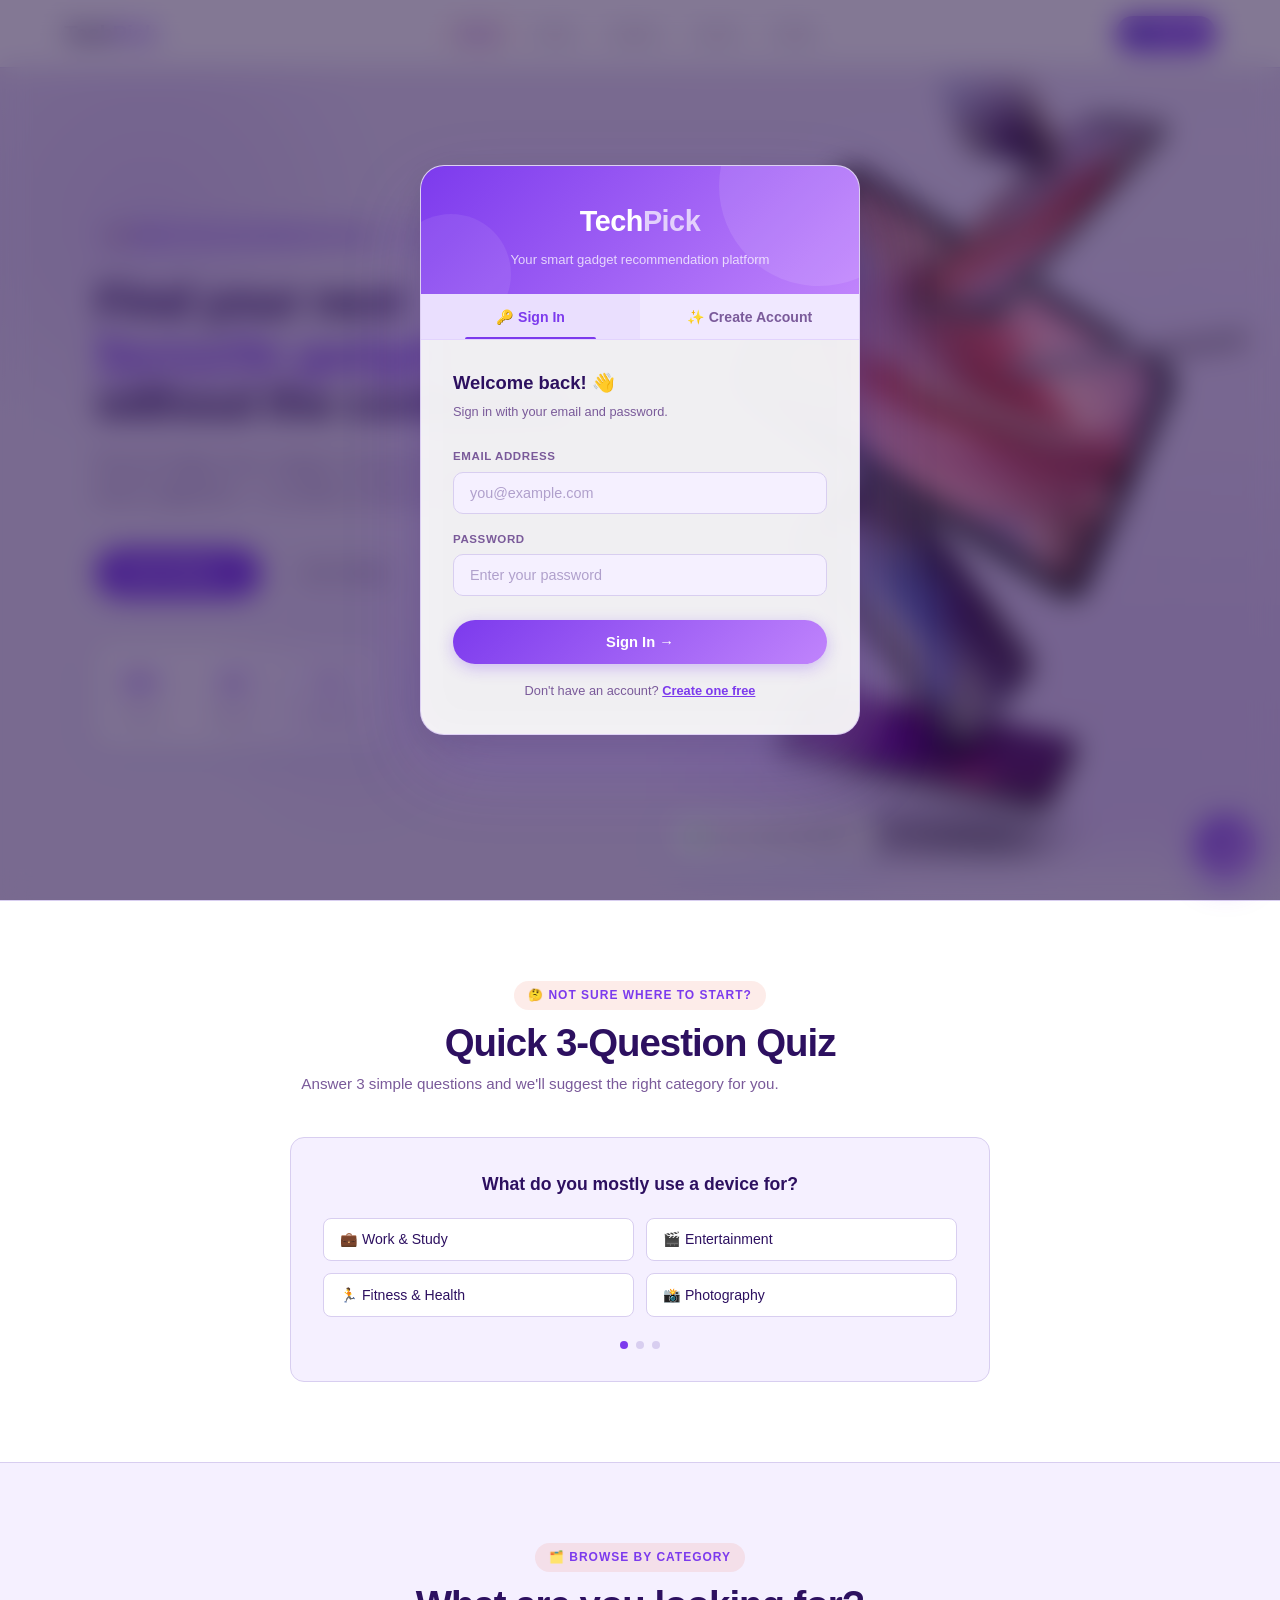
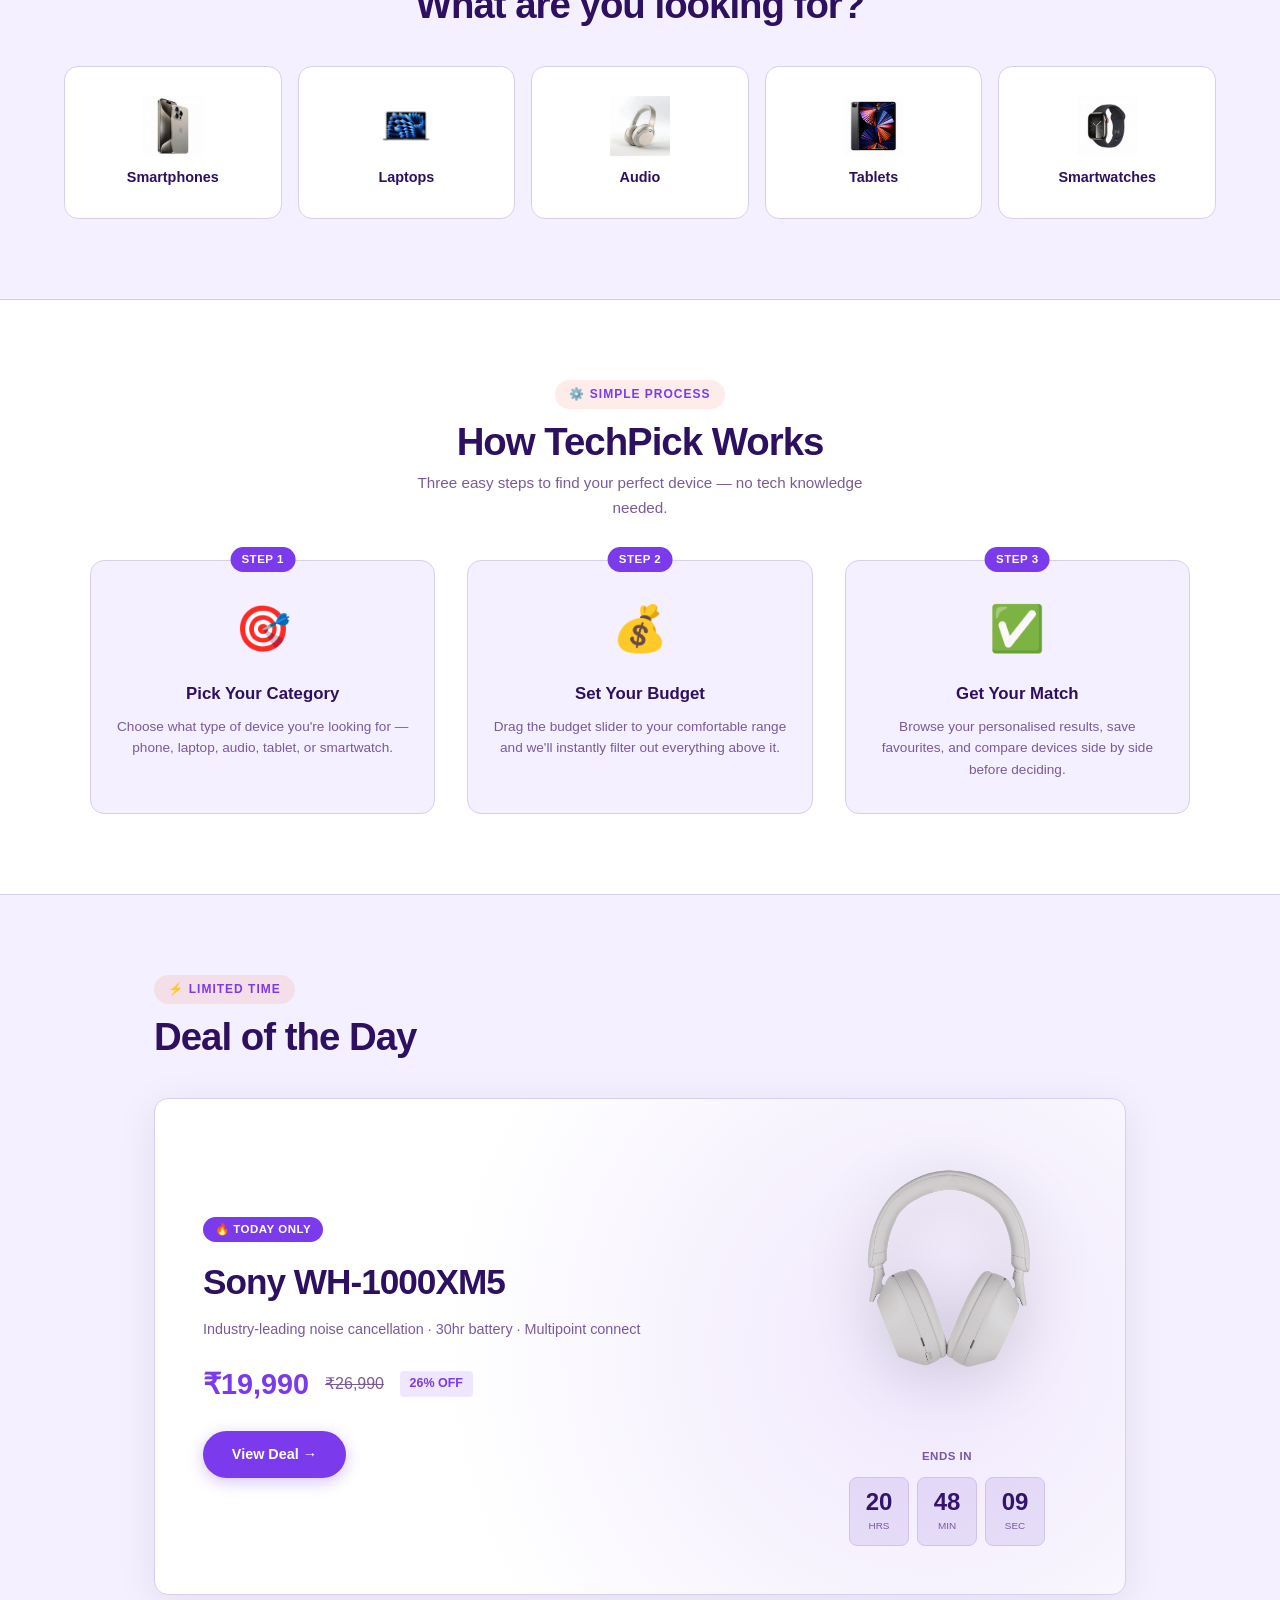
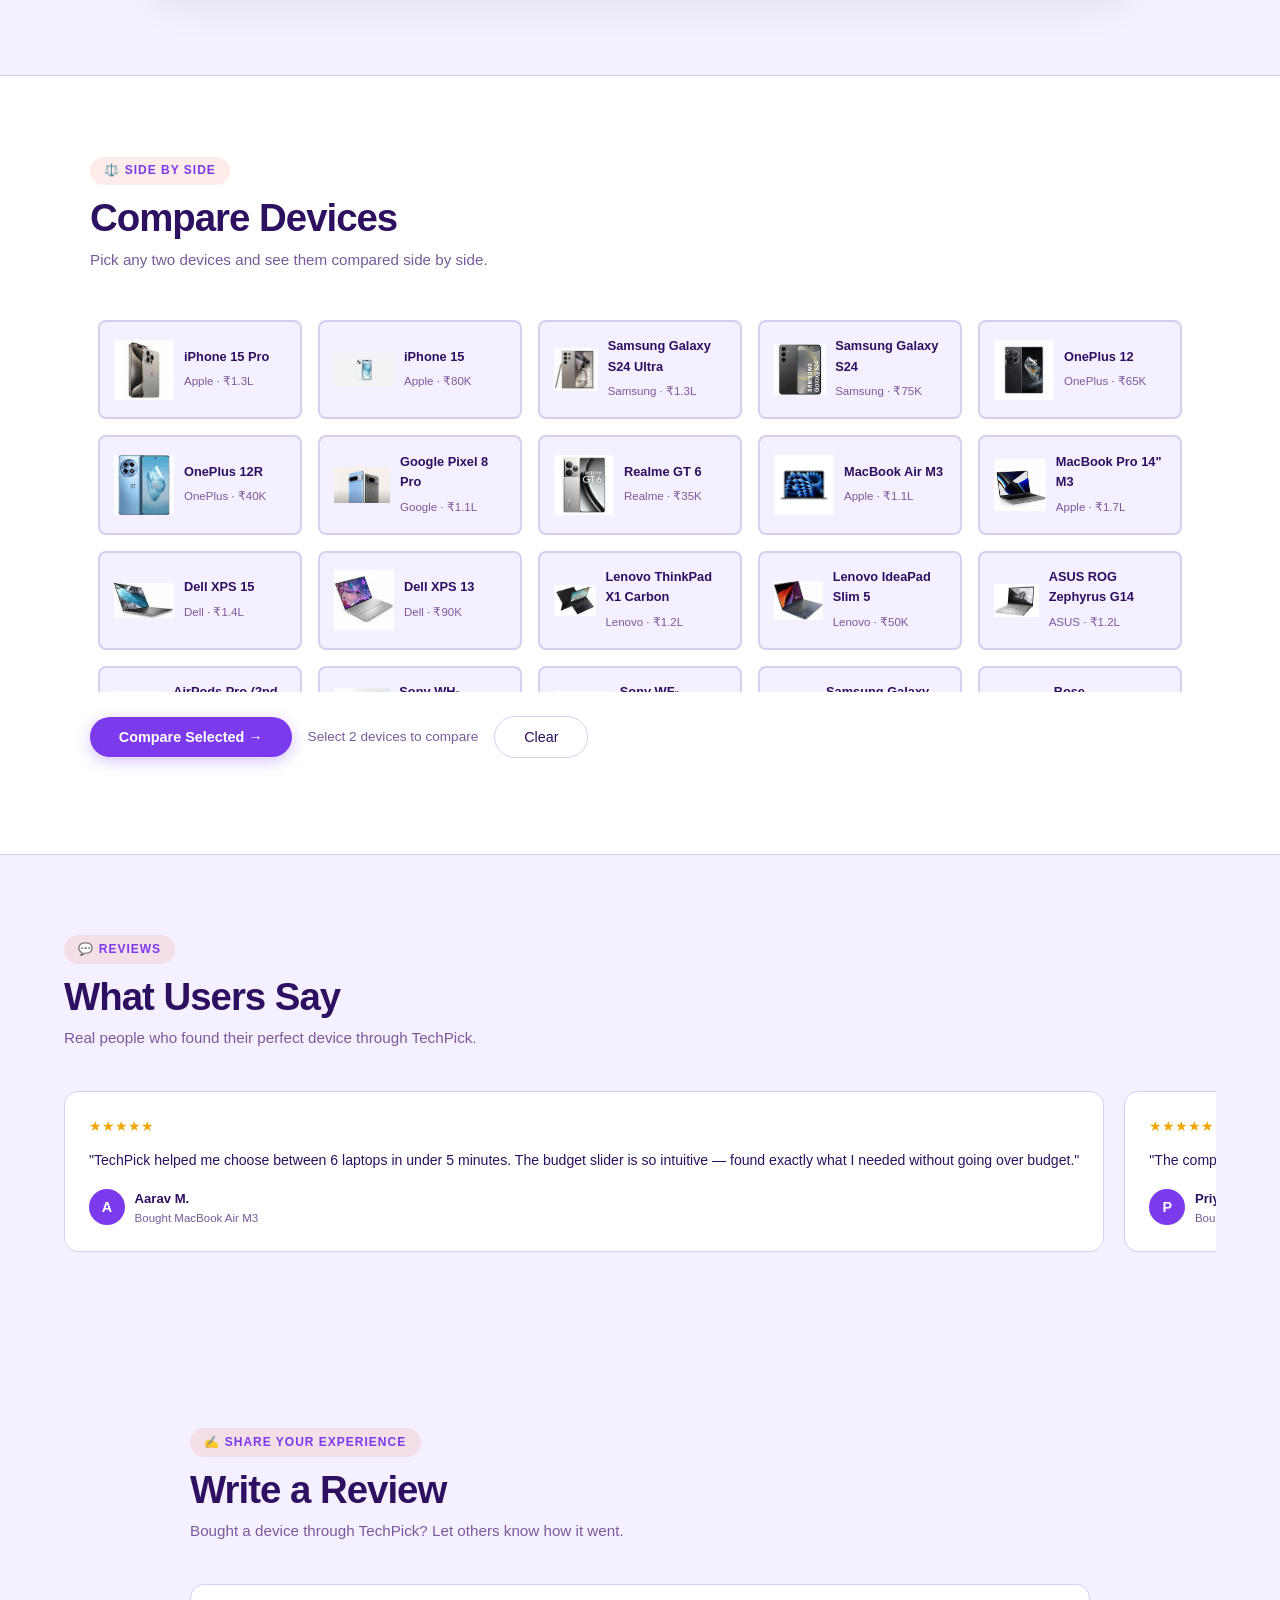
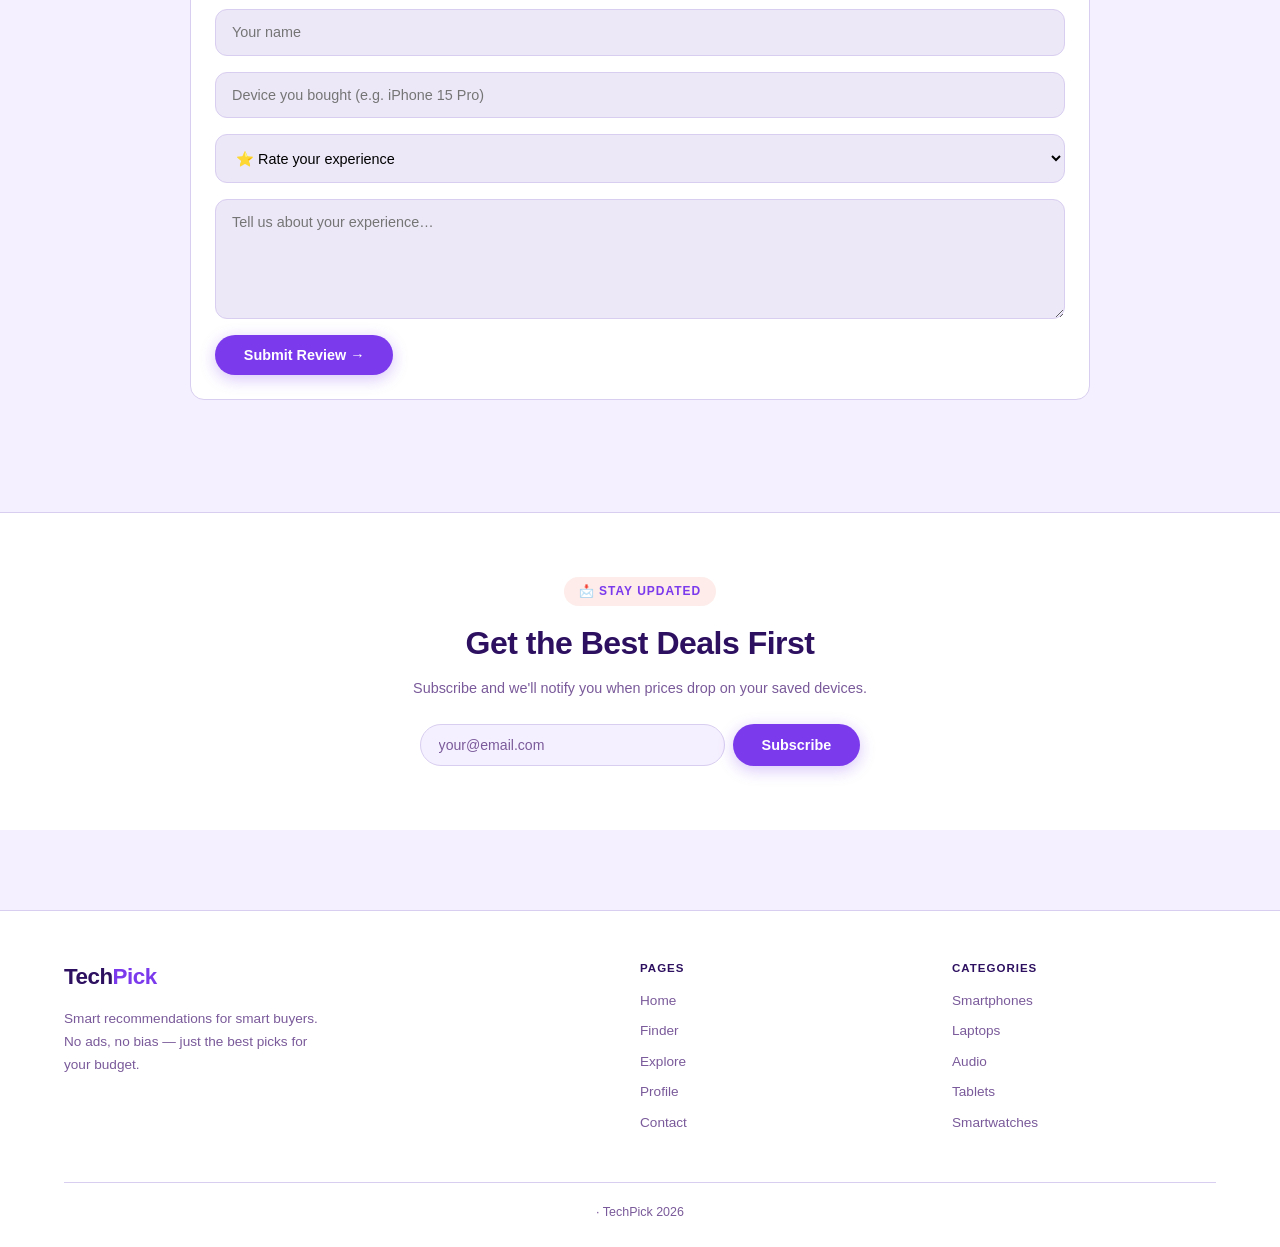
<file: index.html>
<!DOCTYPE html>
<html lang="en">
<head>
  <meta charset="UTF-8"/>
  <meta name="viewport" content="width=device-width, initial-scale=1.0"/>
  <title>TechPick — Find Your Perfect Device</title>
  <link rel="stylesheet" href="style.css"/>
  <link rel="stylesheet" href="chatbot.css">
  <link rel="stylesheet" href="home.css"/>
  <link rel="stylesheet" href="auth.css"/>
  
</head>
<body>

  <!-- NAVBAR -->
  <nav class="navbar">
  <a href="index.html" class="nav-logo">Tech<span>Pick</span></a>
  <ul class="nav-links">
    <li><a href="index.html" class="active">Home</a></li>
    <li><a href="finder.html">Finder</a></li>
    <li><a href="explore.html">Explore</a></li>
    <li><a href="saved.html">Saved</a></li>
    <li><a href="profile.html">Profile</a></li>
  </ul>
  <div class="nav-right">
    <a href="contact.html" class="nav-contact-btn">📬 Contact</a>
  </div>
  <button class="hamburger" onclick="toggleMenu()" aria-label="Menu">
    <span></span><span></span><span></span>
  </button>
</nav>
  <!-- MOBILE MENU -->
<div class="mobile-menu" id="mobileMenu">
  <a href="index.html" class="active">Home</a>
  <a href="finder.html">Finder</a>
  <a href="explore.html">Explore</a>
  <a href="saved.html">Saved</a>
  <a href="profile.html">Profile</a>
  <a href="contact.html">Contact</a>
</div>

  <!-- HERO -->
  <section class="hero">
    <div class="hero-text">
      <div class="section-tag">🚀 Smart Tech Recommendations</div>
      <h1>Find your next<br/><span class="hero-highlight">favourite gadget</span><br/>without the confusion.</h1>
      <p>Set your budget, pick a category, and get personalised device suggestions — no endless scrolling needed.</p>
      <div class="hero-btns">
        <a href="finder.html" class="btn-primary">Start Finding →</a>
        <a href="explore.html" class="btn-outline">See Trending</a>
      </div>
      <div class="hero-stats">
        <div class="stat-item"><strong>29+</strong><span>Devices</span></div>
        <div class="stat-sep"></div>
        <div class="stat-item"><strong>10</strong><span>Brands</span></div>
        <div class="stat-sep"></div>
        <div class="stat-item"><strong>5</strong><span>Categories</span></div>
      </div>
    </div>
    <div class="hero-visual">
      
      <img
        class="hero-iso"
        src="img.jpg"
        alt="TechPick devices illustration"
      />
      <div class="hero-iso-badge">
        <div class="hero-iso-badge-dot"></div>
        <span>Live recommendations</span>
      </div>
    </div>
  </section>

  <!-- QUIZ -->
  <section class="quiz-section">
    <div class="quiz-inner">
      <div class="section-header">
        <div class="section-tag">🤔 Not Sure Where to Start?</div>
        <h2>Quick 3-Question Quiz</h2>
        <p>Answer 3 simple questions and we'll suggest the right category for you.</p>
      </div>
      <div class="quiz-box" id="quizBox">
        <!-- Step 1 -->
        <div class="quiz-step active" id="step1">
          <p class="quiz-q">What do you mostly use a device for?</p>
          <div class="quiz-options">
            <button class="quiz-opt" onclick="quizAnswer(1,'work')">💼 Work & Study</button>
            <button class="quiz-opt" onclick="quizAnswer(1,'entertainment')">🎬 Entertainment</button>
            <button class="quiz-opt" onclick="quizAnswer(1,'fitness')">🏃 Fitness & Health</button>
            <button class="quiz-opt" onclick="quizAnswer(1,'photography')">📸 Photography</button>
          </div>
        </div>
        <!-- Step 2 -->
        <div class="quiz-step" id="step2">
          <p class="quiz-q">What's your budget range?</p>
          <div class="quiz-options">
            <button class="quiz-opt" onclick="quizAnswer(2,'low')">💚 Under ₹30K</button>
            <button class="quiz-opt" onclick="quizAnswer(2,'mid')">💛 ₹30K – ₹80K</button>
            <button class="quiz-opt" onclick="quizAnswer(2,'high')">🧡 ₹80K – ₹1.5L</button>
            <button class="quiz-opt" onclick="quizAnswer(2,'premium')">❤️ Above ₹1.5L</button>
          </div>
        </div>
        <!-- Step 3 -->
        <div class="quiz-step" id="step3">
          <p class="quiz-q">Do you prefer a specific brand?</p>
          <div class="quiz-options">
            <button class="quiz-opt" onclick="quizAnswer(3,'Apple')">🍎 Apple</button>
            <button class="quiz-opt" onclick="quizAnswer(3,'Samsung')">🌀 Samsung</button>
            <button class="quiz-opt" onclick="quizAnswer(3,'other')">🔵 Others</button>
            <button class="quiz-opt" onclick="quizAnswer(3,'any')">🤷 No Preference</button>
          </div>
        </div>
        <!-- Result -->
        <div class="quiz-step" id="quizResult">
          <div class="quiz-result-icon" id="quizResultIcon">🎉</div>
          <p class="quiz-result-title" id="quizResultTitle">We recommend...</p>
          <p class="quiz-result-desc" id="quizResultDesc"></p>
          <a href="finder.html" id="quizResultLink" class="btn-primary" style="margin-top:1.25rem">See Recommendations →</a>
          <button class="btn-outline" style="margin-top:0.75rem" onclick="resetQuiz()">Retake Quiz</button>
        </div>
        <!-- Progress -->
        <div class="quiz-progress" id="quizProgress">
          <div class="qp-dot active" id="dot1"></div>
          <div class="qp-dot" id="dot2"></div>
          <div class="qp-dot" id="dot3"></div>
        </div>
      </div>
    </div>
  </section>

  <!-- QUICK LINKS -->
  <section class="quicklinks-section">
    <div class="section-header centered">
      <div class="section-tag">🗂️ Browse By Category</div>
      <h2>What are you looking for?</h2>
    </div>
    <div class="quicklinks-grid">
      <a href="finder.html?cat=smartphone" class="qlink-card">
        <div class="qlink-icon"><img src="./products-images/iphone 15 pro.jpg" alt="Smartphones"/></div>
        <strong>Smartphones</strong>
      </a>
      <a href="finder.html?cat=laptop" class="qlink-card">
      <div class="qlink-icon"><img src="./products-images/mackbook air m3.jpeg" alt="Laptops"/></div>
        <strong>Laptops</strong>
      </a>
      <a href="finder.html?cat=headphones" class="qlink-card">
        <div class="qlink-icon"><img src="./products-images/sony wh.jpg" alt="Headphones"/></div>
        <strong>Audio</strong>
      </a>
      <a href="finder.html?cat=tablet" class="qlink-card">
        <div class="qlink-icon"><img src="./products-images/12.9.jpg" alt="Tablets"/></div>
        <strong>Tablets</strong>
      </a>
      <a href="finder.html?cat=smartwatch" class="qlink-card">
        <div class="qlink-icon"><img src="./products-images/series 9.jpg" alt="Smartwatches"/></div>
        <strong>Smartwatches</strong>
      </a>
    </div>
  </section>


  <!-- HOW IT WORKS -->
  <section class="how-section">
    <div class="how-inner">
      <div class="section-header centered">
        <div class="section-tag">⚙️ Simple Process</div>
        <h2>How TechPick Works</h2>
        <p>Three easy steps to find your perfect device — no tech knowledge needed.</p>
      </div>
      <div class="how-grid">
        <div class="how-card">
          <div class="how-step">Step 1</div>
          <div class="how-icon">🎯</div>
          <h3>Pick Your Category</h3>
          <p>Choose what type of device you're looking for — phone, laptop, audio, tablet, or smartwatch.</p>
        </div>
        <div class="how-card">
          <div class="how-step">Step 2</div>
          <div class="how-icon">💰</div>
          <h3>Set Your Budget</h3>
          <p>Drag the budget slider to your comfortable range and we'll instantly filter out everything above it.</p>
        </div>
        <div class="how-card">
          <div class="how-step">Step 3</div>
          <div class="how-icon">✅</div>
          <h3>Get Your Match</h3>
          <p>Browse your personalised results, save favourites, and compare devices side by side before deciding.</p>
        </div>
      </div>
    </div>
  </section>

  <!-- DEAL OF THE DAY -->
  <section class="deal-section">
    <div class="section-header">
      <div class="section-tag">⚡ Limited Time</div>
      <h2>Deal of the Day</h2>
    </div>
    <div class="deal-banner">
      <div class="deal-content">
        <div class="deal-tag">🔥 Today Only</div>
        <h2>Sony WH-1000XM5</h2>
        <p>Industry-leading noise cancellation · 30hr battery · Multipoint connect</p>
        <div class="deal-price-row">
          <span class="deal-price">₹19,990</span>
          <span class="deal-original">₹26,990</span>
          <span class="deal-discount">26% OFF</span>
        </div>
        <a href="finder.html?cat=headphones" class="btn-primary">View Deal →</a>
      </div>
      <div class="deal-right">
        <div class="deal-image-wrap">
  <img 
    src="headphone.png" 
    alt="Sony WH-1000XM5"
    class="deal-image"
  />
</div>
        <div class="deal-timer">
          <div class="deal-timer-label">Ends in</div>
          <div class="timer-boxes">
            <div class="timer-box"><span class="timer-num" id="tHours">00</span><span class="timer-unit">Hrs</span></div>
            <div class="timer-box"><span class="timer-num" id="tMins">00</span><span class="timer-unit">Min</span></div>
            <div class="timer-box"><span class="timer-num" id="tSecs">00</span><span class="timer-unit">Sec</span></div>
          </div>
        </div>
      </div>
    </div>
  </section>

  <!-- COMPARE DEVICES -->
  <section class="compare-section">
    <div class="compare-inner">
      <div class="section-header">
        <div class="section-tag">⚖️ Side by Side</div>
        <h2>Compare Devices</h2>
        <p>Pick any two devices and see them compared side by side.</p>
      </div>
      <div class="compare-pick-grid" id="comparePickGrid"></div>
      <div class="compare-btn-row">
        <button class="btn-primary" onclick="openCompare()">Compare Selected →</button>
        <span class="compare-selected-info" id="compareInfo">Select 2 devices to compare</span>
        <button class="btn-outline" onclick="clearCompare()">Clear</button>
      </div>
    </div>
  </section>

  <!-- COMPARE MODAL -->
  <div class="compare-modal-overlay" id="compareModal">
    <div class="compare-modal">
      <div class="compare-modal-header">
        <h3>Device Comparison</h3>
        <button class="compare-close-btn" onclick="closeCompare()">✕ Close</button>
      </div>
      <table class="compare-table" id="compareTable"></table>
    </div>
  </div>

  <!-- TESTIMONIALS -->
  <section class="testimonials-section">
    <div class="section-header">
      <div class="section-tag">💬 Reviews</div>
      <h2>What Users Say</h2>
      <p>Real people who found their perfect device through TechPick.</p>
    </div>
    <div class="testimonials-track" id="testimonialsTrack"></div>
  </section>
  
  <!-- WRITE A REVIEW -->
<section class="review-section">
  <div class="review-box">
    <div class="section-header">
      <div class="section-tag">✍️ Share Your Experience</div>
      <h2>Write a Review</h2>
      <p>Bought a device through TechPick? Let others know how it went.</p>
    </div>
    <div class="review-form" id="reviewForm">
      <input type="text" id="reviewName" placeholder="Your name" maxlength="60"/>
      <input type="text" id="reviewDevice" placeholder="Device you bought (e.g. iPhone 15 Pro)" maxlength="80"/>
      <select id="reviewStars">
        <option value="" disabled selected>⭐ Rate your experience</option>
        <option value="5">★★★★★ — Excellent</option>
        <option value="4">★★★★☆ — Good</option>
        <option value="3">★★★☆☆ — Okay</option>
        <option value="2">★★☆☆☆ — Poor</option>
        <option value="1">★☆☆☆☆ — Terrible</option>
      </select>
      <textarea id="reviewText" placeholder="Tell us about your experience…" maxlength="400"></textarea>
      <div style="display:flex;align-items:center;gap:1rem;flex-wrap:wrap;">
        <button class="btn-primary" onclick="submitReview()">Submit Review →</button>
        <span class="review-success" id="reviewSuccess">✅ Review recorded — thanks!</span>
      </div>
    </div>
    <div class="review-list" id="reviewList"></div>
  </div>
</section>

  <!-- NEWSLETTER -->
  <section class="newsletter-section">
    <div class="newsletter-inner">
      <div class="section-tag">📩 Stay Updated</div>
      <h2>Get the Best Deals First</h2>
      <p>Subscribe and we'll notify you when prices drop on your saved devices.</p>
      <div class="newsletter-form">
        <input type="email" id="newsletterEmail" placeholder="your@email.com"/>
        <button class="btn-primary" onclick="subscribeNewsletter()">Subscribe</button>
      </div>
      <div class="newsletter-success" id="newsletterSuccess">
        🎉 You're in! We'll send the best deals straight to you.
      </div>
    </div>
  </section>

  <!-- FOOTER -->
  <footer class="footer">
    <div class="footer-inner">
      <div class="footer-brand">
        <div class="nav-logo">Tech<span>Pick</span></div>
        <p>Smart recommendations for smart buyers. No ads, no bias — just the best picks for your budget.</p>
      </div>
      <div class="footer-col">
        <strong>Pages</strong>
        <a href="index.html">Home</a>
        <a href="finder.html">Finder</a>
        <a href="explore.html">Explore</a>
        <a href="profile.html">Profile</a>
        <a href="contact.html">Contact</a>  </div>
      <div class="footer-col">
        <strong>Categories</strong>
        <a href="finder.html?cat=smartphone">Smartphones</a>
        <a href="finder.html?cat=laptop">Laptops</a>
        <a href="finder.html?cat=headphones">Audio</a>
        <a href="finder.html?cat=tablet">Tablets</a>
        <a href="finder.html?cat=smartwatch">Smartwatches</a>
      </div>
    </div>
    <div class="footer-bottom">· TechPick 2026</div>
  </footer>

<!-- CHATBOT -->
<button id="chat-toggle" title="Chat with us">
  💬
</button>

<div id="chat-popup">
  <div class="chat-header">
    <div class="bot-info">
      <div class="bot-name">TechBot ⚡</div>
      <div class="bot-status">Online</div>
    </div>

    <button class="clear-btn" id="clear-btn">
      Clear
    </button>
  </div>

  <div class="chat-messages" id="messages"></div>

  <div class="quick-replies" id="quick-replies">
    <button class="qr-btn">📱 Smartphones</button>
    <button class="qr-btn">💻 Laptops</button>
    <button class="qr-btn">🎧 Headphones</button>
    <button class="qr-btn">🔋 Battery Tips</button>
  </div>

  <div class="chat-input-area">
    <textarea
      id="chat-input"
      placeholder="Ask TechBot..."
      rows="1">
    </textarea>

    <button id="send-btn">
      ➤
    </button>
  </div>
</div>

<script src="chatbot.js"></script>

  <script src="data.js"></script>
  <script src="config.js"></script>
  <script src="shared.js"></script>
  <script src="auth.js"></script>
  <script src="home.js"></script>


  
</body>
</html>
</file>
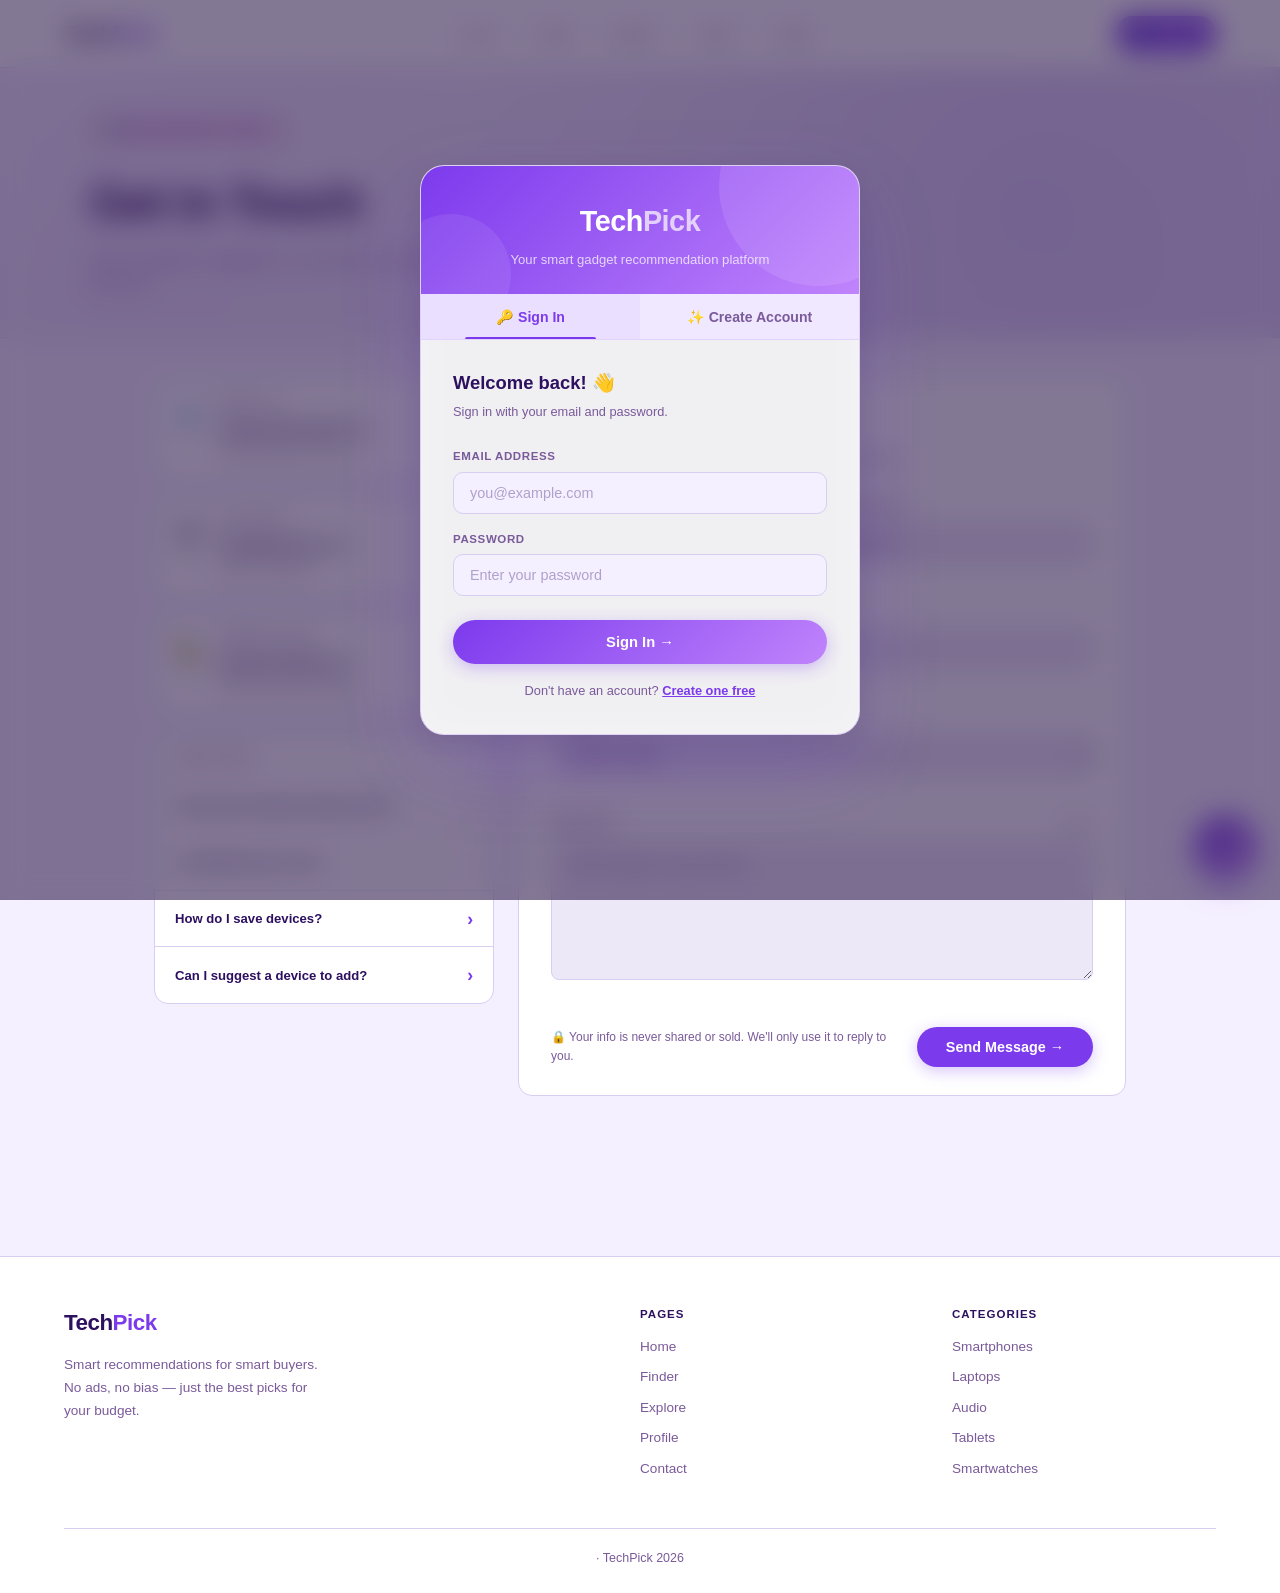
<file: contact.html>
<!DOCTYPE html>
<html lang="en">
<head>
  <meta charset="UTF-8"/>
  <meta name="viewport" content="width=device-width, initial-scale=1.0"/>
  <title>Contact — TechPick</title>
  <link rel="stylesheet" href="style.css"/>
  <link rel="stylesheet" href="chatbot.css">
  <link rel="stylesheet" href="auth.css"/>
  <link rel="stylesheet" href="contact.css"/>
  
</head>
<body>

  <!-- NAVBAR -->
  <nav class="navbar">
  <a href="index.html" class="nav-logo">Tech<span>Pick</span></a>
  <ul class="nav-links">
    <li><a href="index.html">Home</a></li>
    <li><a href="finder.html">Finder</a></li>
    <li><a href="explore.html">Explore</a></li>
    <li><a href="saved.html">Saved</a></li>
    <li><a href="profile.html">Profile</a></li>
  </ul>
  <div class="nav-right">
    <a href="contact.html" class="nav-contact-btn">📬 Contact</a>
    <!-- auth.js appends user chip after this -->
  </div>
  <button class="hamburger" onclick="toggleMenu()"><span></span><span></span><span></span></button>
</nav>
<div class="mobile-menu" id="mobileMenu">
  <a href="index.html">Home</a>
  <a href="finder.html">Finder</a>
  <a href="explore.html">Explore</a>
  <a href="saved.html">Saved</a>
  <a href="profile.html">Profile</a>
  <a href="contact.html">Contact</a>
</div>

  <!-- PAGE HEADER -->
  <div class="contact-hero">
    <div class="contact-hero-bg"></div>
    <div class="contact-hero-content">
      <div class="section-tag">📬 We're Here to Help</div>
      <h1>Get in Touch</h1>
      <p>Have a question, suggestion, or just want to say hi? We'd love to hear from you.</p>
    </div>
  </div>

  <!-- MAIN CONTACT SECTION -->
  <div class="contact-page-wrap">

    <div class="contact-grid">

      <!-- LEFT: INFO CARDS -->
      <div class="contact-info-col">

        <div class="contact-info-card">
          <div class="contact-info-icon">📧</div>
          <div>
            <div class="contact-info-label">Email Us</div>
            <div class="contact-info-value">support@techpick.co</div>
            <div class="contact-info-sub">We reply within 24 hours</div>
          </div>
        </div>

        <div class="contact-info-card">
          <div class="contact-info-icon">💬</div>
          <div>
            <div class="contact-info-label">Live Chat</div>
            <div class="contact-info-value">Available Mon–Fri</div>
            <div class="contact-info-sub">9 AM – 6 PM IST</div>
          </div>
        </div>

        <div class="contact-info-card">
          <div class="contact-info-icon">🐛</div>
          <div>
            <div class="contact-info-label">Report a Bug</div>
            <div class="contact-info-value">bugs@techpick.co</div>
            <div class="contact-info-sub">Help us improve TechPick</div>
          </div>
        </div>

        <!-- FAQ quick links -->
        <div class="contact-faq-box">
          <div class="contact-faq-title">Quick FAQs</div>
          <div class="faq-item" onclick="toggleFaq(this)">
            <div class="faq-q">How does the Device Finder work? <span class="faq-arrow">›</span></div>
            <div class="faq-a">Set your category, budget, and configuration — our finder filters devices from our database and enriches results with Wikipedia data in real time.</div>
          </div>
          <div class="faq-item" onclick="toggleFaq(this)">
            <div class="faq-q">Is TechPick free to use? <span class="faq-arrow">›</span></div>
            <div class="faq-a">Yes, completely free! No ads, no sponsored recommendations — just honest picks for your budget.</div>
          </div>
          <div class="faq-item" onclick="toggleFaq(this)">
            <div class="faq-q">How do I save devices? <span class="faq-arrow">›</span></div>
            <div class="faq-a">Create a free account and click the 🔖 bookmark button on any device card. Access your saved list from your Profile page.</div>
          </div>
          <div class="faq-item" onclick="toggleFaq(this)">
            <div class="faq-q">Can I suggest a device to add? <span class="faq-arrow">›</span></div>
            <div class="faq-a">Absolutely! Use the contact form and select "Device Suggestion" as your subject — we review all requests.</div>
          </div>
        </div>

      </div>

      <!-- RIGHT: CONTACT FORM -->
      <div class="contact-form-card">

        <div class="contact-form-header">
          <h2>Send a Message</h2>
          <p>Fill in the form and we'll get back to you as soon as possible.</p>
        </div>

        <!-- Success message (hidden by default) -->
        <div class="contact-success" id="contactSuccess" style="display:none">
          <div class="contact-success-icon">🎉</div>
          <h3>Message Sent!</h3>
          <p>Thanks for reaching out. We'll reply to your email within 24 hours.</p>
          <button class="btn-outline" style="margin-top:1rem" onclick="resetContactForm()">Send Another →</button>
        </div>

        <form class="contact-form" id="contactForm" onsubmit="handleContactSubmit(event)" novalidate>

          <!-- Name row -->
          <div class="form-row">
            <div class="form-group">
              <label for="contactFirst">First Name</label>
              <input class="form-input" type="text" id="contactFirst" placeholder="Arjun" autocomplete="given-name"/>
              <div class="field-error" id="errFirst"></div>
            </div>
            <div class="form-group">
              <label for="contactLast">Last Name</label>
              <input class="form-input" type="text" id="contactLast" placeholder="Sharma" autocomplete="family-name"/>
              <div class="field-error" id="errLast"></div>
            </div>
          </div>

          <!-- Email -->
          <div class="form-group">
            <label for="contactEmail">Email Address</label>
            <input class="form-input" type="email" id="contactEmail" placeholder="arjun@example.com" autocomplete="email"/>
            <div class="field-error" id="errEmail"></div>
          </div>

          <!-- Subject -->
          <div class="form-group">
            <label for="contactSubject">Subject</label>
            <select class="form-input" id="contactSubject">
              <option value="">Select a topic...</option>
              <option value="general">💬 General Inquiry</option>
              <option value="support">🛠️ Technical Support</option>
              <option value="suggestion">💡 Feature Suggestion</option>
              <option value="device">📱 Device Suggestion</option>
              <option value="bug">🐛 Bug Report</option>
              <option value="partnership">🤝 Partnership</option>
              <option value="other">✨ Other</option>
            </select>
            <div class="field-error" id="errSubject"></div>
          </div>

          <!-- Message -->
          <div class="form-group">
            <label for="contactMessage">Message
              <span class="char-count" id="charCount">0 / 500</span>
            </label>
            <textarea class="form-input contact-textarea" id="contactMessage"
              placeholder="Tell us what's on your mind..."
              rows="5" maxlength="500"
              oninput="updateCharCount()"></textarea>
            <div class="field-error" id="errMessage"></div>
          </div>

          <!-- Privacy note + Submit -->
          <div class="contact-form-footer">
            <p class="contact-privacy">
              🔒 Your info is never shared or sold. We'll only use it to reply to you.
            </p>
            <button type="submit" class="btn-primary contact-submit-btn" id="submitBtn">
              <span id="submitBtnText">Send Message →</span>
            </button>
          </div>

        </form>

      </div>
    </div>

  </div>

  <!-- FOOTER -->
  <footer class="footer">
    <div class="footer-inner">
      <div class="footer-brand">
        <div class="nav-logo">Tech<span>Pick</span></div>
        <p>Smart recommendations for smart buyers. No ads, no bias — just the best picks for your budget.</p>
      </div>
      <div class="footer-col">
        <strong>Pages</strong>
        <a href="index.html">Home</a>
        <a href="finder.html">Finder</a>
        <a href="explore.html">Explore</a>
        <a href="profile.html">Profile</a>
        <a href="contact.html">Contact</a>
      </div>
      <div class="footer-col">
        <strong>Categories</strong>
        <a href="finder.html?cat=smartphone">Smartphones</a>
        <a href="finder.html?cat=laptop">Laptops</a>
        <a href="finder.html?cat=headphones">Audio</a>
        <a href="finder.html?cat=tablet">Tablets</a>
        <a href="finder.html?cat=smartwatch">Smartwatches</a>
      </div>
    </div>
    <div class="footer-bottom">· TechPick 2026</div>
  </footer>

<!-- CHATBOT -->
<button id="chat-toggle" title="Chat with us">
  💬
</button>

<div id="chat-popup">
  <div class="chat-header">
    <div class="bot-info">
      <div class="bot-name">TechBot ⚡</div>
      <div class="bot-status">Online</div>
    </div>

    <button class="clear-btn" id="clear-btn">
      Clear
    </button>
  </div>

  <div class="chat-messages" id="messages"></div>

  <div class="quick-replies" id="quick-replies">
    <button class="qr-btn">📱 Smartphones</button>
    <button class="qr-btn">💻 Laptops</button>
    <button class="qr-btn">🎧 Headphones</button>
    <button class="qr-btn">🔋 Battery Tips</button>
  </div>

  <div class="chat-input-area">
    <textarea
      id="chat-input"
      placeholder="Ask TechBot..."
      rows="1">
    </textarea>

    <button id="send-btn">
      ➤
    </button>
  </div>
</div>

<script src="chatbot.js"></script>

  <script src="data.js"></script>
  <script src="config.js"></script>
  <script src="shared.js"></script>
  <script src="auth.js"></script>
  <script src="contact.js"></script>
  
</body>
</html>
</file>
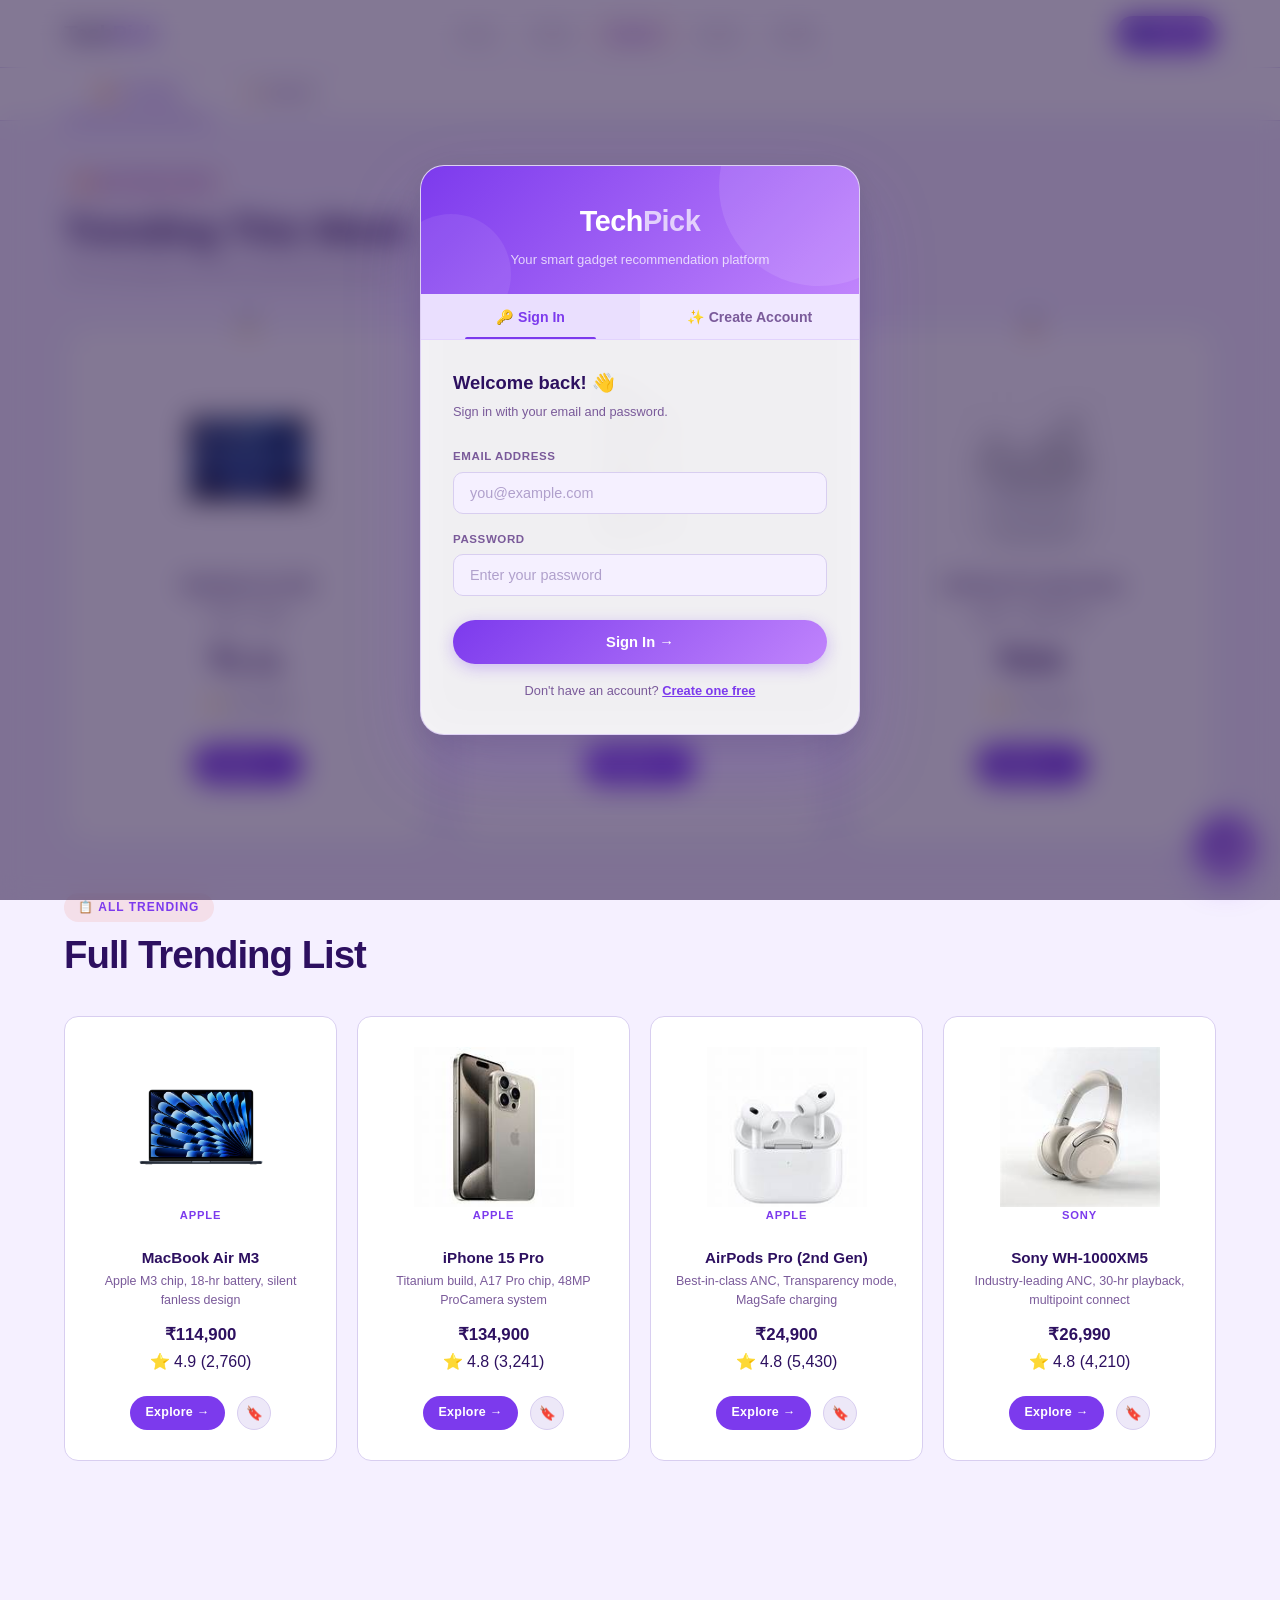
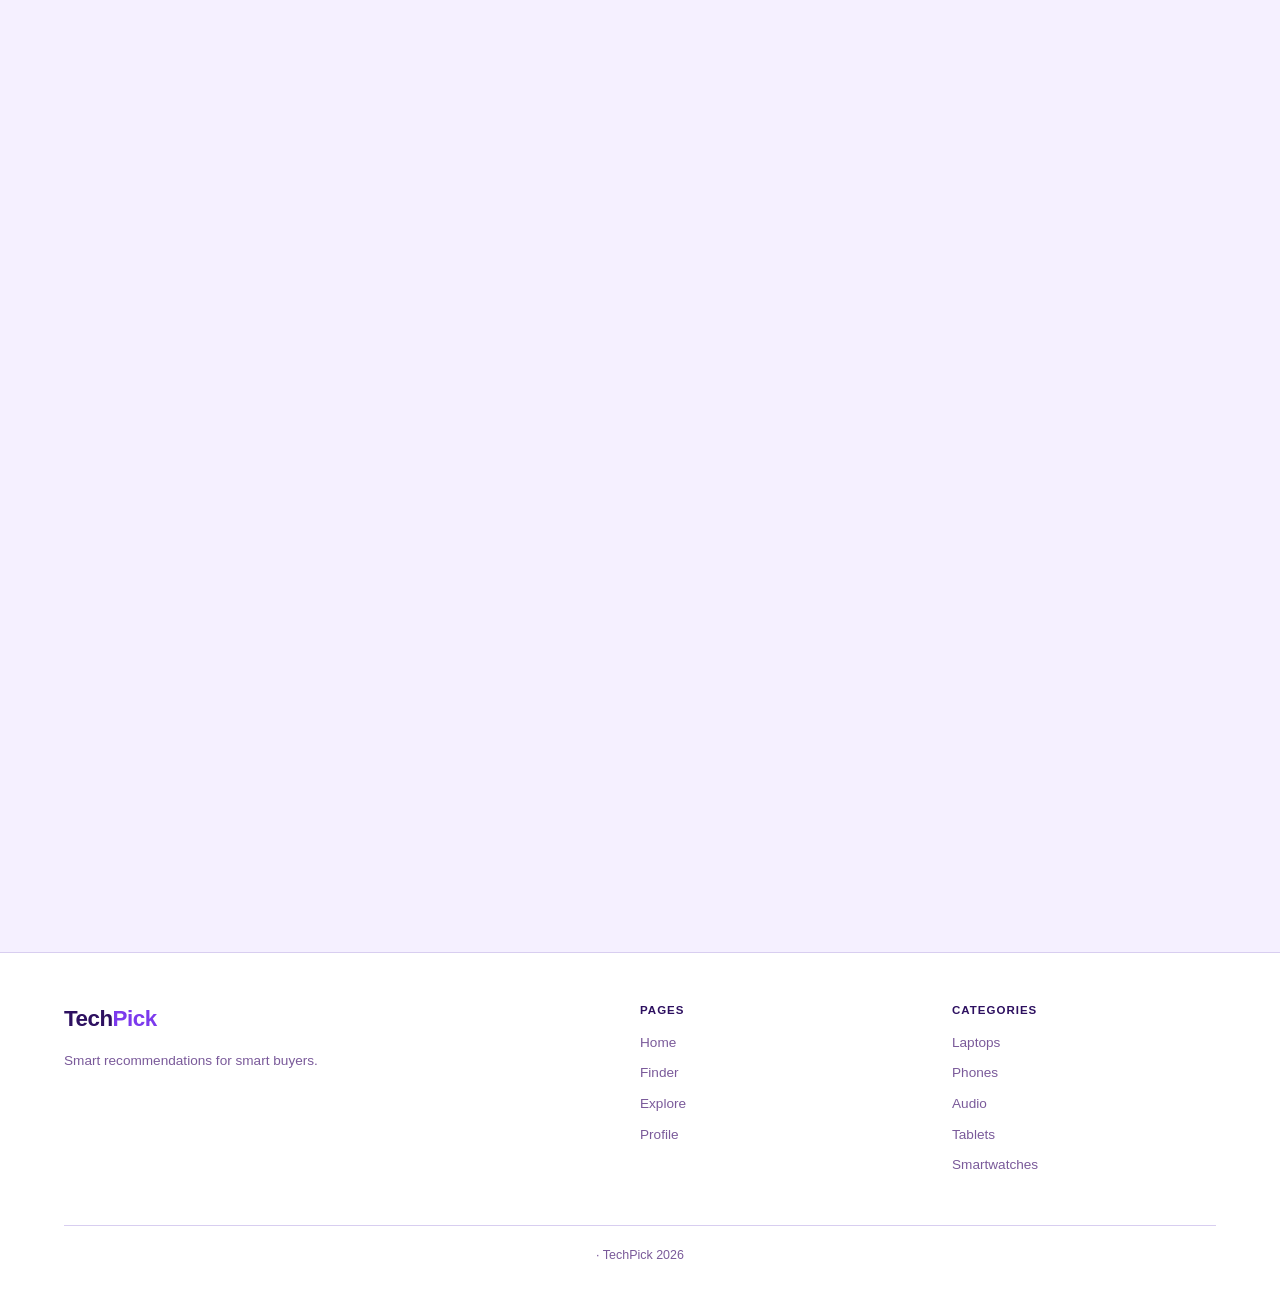
<file: explore.html>
<!DOCTYPE html>
<html lang="en">
<head>
  <meta charset="UTF-8"/>
  <meta name="viewport" content="width=device-width, initial-scale=1.0"/>
  <title>Explore — TechPick</title>
  <link rel="stylesheet" href="style.css"/>
  <link rel="stylesheet" href="chatbot.css">
  <link rel="stylesheet" href="explore.css"/>
  <link rel="stylesheet" href="auth.css"/>
  
</head>
<body>

 <nav class="navbar">
  <a href="index.html" class="nav-logo">Tech<span>Pick</span></a>
  <ul class="nav-links">
    <li><a href="index.html">Home</a></li>
    <li><a href="finder.html">Finder</a></li>
    <li><a href="explore.html" class="active">Explore</a></li>
    <li><a href="saved.html">Saved</a></li>
    <li><a href="profile.html">Profile</a></li>
  </ul>
  <div class="nav-right">
    <a href="contact.html" class="nav-contact-btn">📬 Contact</a>
    <!-- auth.js appends user chip after this -->
  </div>
  <button class="hamburger" onclick="toggleMenu()"><span></span><span></span><span></span></button>
</nav>
<div class="mobile-menu" id="mobileMenu">
  <a href="index.html">Home</a>
  <a href="finder.html">Finder</a>
  <a href="explore.html">Explore</a>
  <a href="saved.html">Saved</a>
  <a href="profile.html">Profile</a>
  <a href="contact.html">Contact</a>
</div>

  <!-- PAGE TABS -->
  <div class="explore-tabs-wrap">
    <div class="explore-tabs">
      <button class="explore-tab active" onclick="switchTab('trending', this)">
        🔥 Trending
      </button>
      <button class="explore-tab" onclick="switchTab('brands', this)">
        🏷️ Brands
      </button>
    </div>
  </div>

  <!-- TRENDING TAB -->
  <div class="explore-tab-content" id="tab-trending">
    <div class="explore-wrap">

      <div class="section-header">
        <div class="section-tag">🔥 Hot Right Now</div>
        <h2>Trending This Week</h2>
        <p>The most popular and best-rated devices right now.</p>
      </div>

      <!-- PODIUM -->
      <div class="podium-row" id="podium"></div>

      <!-- FULL TRENDING GRID -->
      <div class="section-header" style="margin-top:3rem">
        <div class="section-tag">📋 All Trending</div>
        <h2>Full Trending List</h2>
      </div>
      <div class="products-grid" id="trendingGrid"></div>

    </div>
  </div>

  <!-- BRANDS TAB -->
  <div class="explore-tab-content" id="tab-brands" style="display:none">
    <div class="explore-wrap">

      <div class="section-header">
        <div class="section-tag">🏷️ Shop By Brand</div>
        <h2>Popular Brands</h2>
        <p>Click any brand to explore their full device lineup.</p>
      </div>

      <!-- BRAND CARDS -->
      <div class="brands-grid" id="brandsGrid"></div>

      <!-- BRAND PRODUCTS (shown on click) -->
      <div id="brandProductsSection" style="display:none">
        <div class="brand-hero" id="brandHero"></div>
        <div class="brand-products-header">
          <div>
            <h2 class="brand-products-title" id="brandTitle"></h2>
            <p class="brand-products-sub" id="brandSub"></p>
          </div>
          <button class="btn-outline" onclick="clearBrandFilter()">✕ Clear</button>
        </div>
        <div class="products-grid" id="brandGrid"></div>
      </div>

    </div>
  </div>

  <!-- FOOTER -->
  <footer class="footer">
    <div class="footer-inner">
      <div class="footer-brand">
        <div class="nav-logo">Tech<span>Pick</span></div>
        <p>Smart recommendations for smart buyers.</p>
      </div>
      <div class="footer-col">
        <strong>Pages</strong>
        <a href="index.html">Home</a>
        <a href="finder.html">Finder</a>
        <a href="explore.html">Explore</a>
        <a href="profile.html">Profile</a>
      </div>
      <div class="footer-col">
        <strong>Categories</strong>
        <a href="finder.html?cat=laptop">Laptops</a>
        <a href="finder.html?cat=smartphone">Phones</a>
        <a href="finder.html?cat=headphones">Audio</a>
        <a href="finder.html?cat=tablet">Tablets</a>
        <a href="finder.html?cat=smartwatch">Smartwatches</a>
      </div>
    </div>
    <div class="footer-bottom"> · TechPick 2026</div>
  </footer>

  <!-- CHATBOT -->
<button id="chat-toggle" title="Chat with us">
  💬
</button>

<div id="chat-popup">
  <div class="chat-header">
    <div class="bot-info">
      <div class="bot-name">TechBot ⚡</div>
      <div class="bot-status">Online</div>
    </div>

    <button class="clear-btn" id="clear-btn">
      Clear
    </button>
  </div>

  <div class="chat-messages" id="messages"></div>

  <div class="quick-replies" id="quick-replies">
    <button class="qr-btn">📱 Smartphones</button>
    <button class="qr-btn">💻 Laptops</button>
    <button class="qr-btn">🎧 Headphones</button>
    <button class="qr-btn">🔋 Battery Tips</button>
  </div>

  <div class="chat-input-area">
    <textarea
      id="chat-input"
      placeholder="Ask TechBot..."
      rows="1">
    </textarea>

    <button id="send-btn">
      ➤
    </button>
  </div>
</div>

<script src="chatbot.js"></script>

  <script src="data.js"></script>
<script src="config.js"></script>
<script src="shared.js"></script>
<script src="auth.js"></script>
<script src="explore.js"></script>



</body>
</html>
</file>
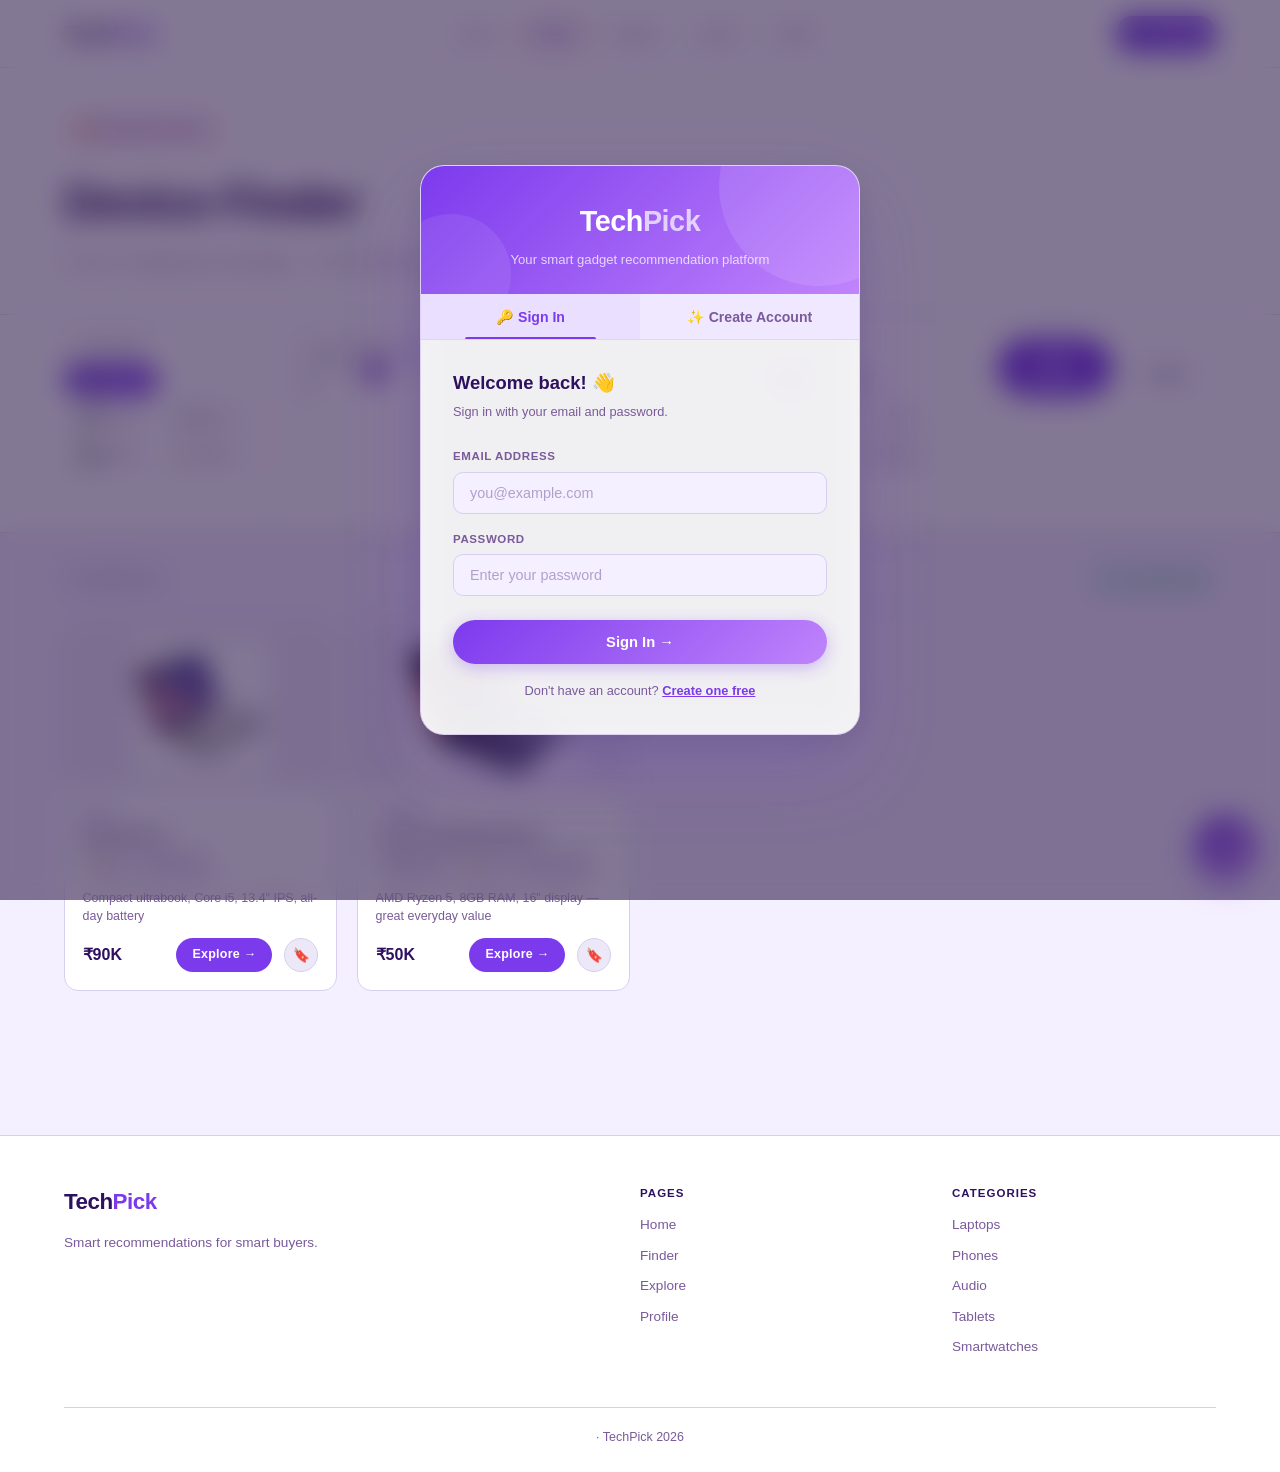
<file: finder.html>
<!DOCTYPE html>
<html lang="en">
<head>
  <meta charset="UTF-8"/>
  <meta name="viewport" content="width=device-width, initial-scale=1.0"/>
  <title>Device Finder — TechPick</title>
  <link rel="stylesheet" href="style.css"/>
  <link rel="stylesheet" href="chatbot.css">
  <link rel="stylesheet" href="finder.css"/>
  <link rel="stylesheet" href="auth.css"/>
  
</head>
<body>

  <!-- NAVBAR -->
  <nav class="navbar">
  <a href="index.html" class="nav-logo">Tech<span>Pick</span></a>
  <ul class="nav-links">
    <li><a href="index.html">Home</a></li>
    <li><a href="finder.html" class="active">Finder</a></li>
    <li><a href="explore.html">Explore</a></li>
    <li><a href="saved.html">Saved</a></li>
    <li><a href="profile.html">Profile</a></li>
  </ul>
  <div class="nav-right">
    <a href="contact.html" class="nav-contact-btn">📬 Contact</a>
    <!-- auth.js appends user chip after this -->
  </div>
  <button class="hamburger" onclick="toggleMenu()"><span></span><span></span><span></span></button>
</nav>
<div class="mobile-menu" id="mobileMenu">
  <a href="index.html">Home</a>
  <a href="finder.html">Finder</a>
  <a href="explore.html">Explore</a>
  <a href="saved.html">Saved</a>
  <a href="profile.html">Profile</a>
  <a href="contact.html">Contact</a>
</div>

  <!-- PAGE HEADER -->
  <div class="page-header">
    <div class="section-tag">🎯 Personalised</div>
    <h1>Device Finder</h1>
    <p>Set your configuration and budget — we'll find real devices that match.</p>
  </div>

  <!-- TOP FILTER BAR -->
  <div class="filter-bar-wrap">
    <div class="filter-bar">

      <!-- STEP 1: CATEGORY -->
      <div class="filter-group">
        <div class="filter-group-label">1. Category</div>
        <div class="chip-row" id="catChips">
          <button class="chip active" data-cat="laptop">💻 Laptop</button>
          <button class="chip" data-cat="smartphone">📱 Phone</button>
          <button class="chip" data-cat="headphones">🎧 Audio</button>
          <button class="chip" data-cat="tablet">📟 Tablet</button>
          <button class="chip" data-cat="smartwatch">⌚ Watch</button>
        </div>
      </div>

      <div class="filter-divider"></div>

      <!-- STEP 2: BUDGET -->
      <div class="filter-group">
        <div class="filter-group-label">2. Max Budget: <strong id="budgetDisplay">₹1L</strong></div>
        <input type="range" class="range-slider" id="budgetSlider"
               min="5000" max="250000" step="5000" value="100000"/>
        <div class="slider-labels"><span>₹5K</span><span>₹2.5L</span></div>
      </div>

      <div class="filter-divider"></div>

      <!-- STEP 3: DYNAMIC CONFIG (changes based on category) -->
      <div class="filter-group" id="configGroup">
        <div class="filter-group-label">3. Configuration</div>
        <div id="configOptions">
          <!-- Filled by JS based on selected category -->
        </div>
      </div>

      <div class="filter-divider"></div>

      <!-- STEP 4: BRAND -->
      <div class="filter-group">
        <div class="filter-group-label">4. Brand</div>
        <div class="chip-row" id="brandChips">
          <button class="chip active" data-brand="all">All</button>
          <button class="chip" data-brand="Apple">Apple</button>
          <button class="chip" data-brand="Samsung">Samsung</button>
          <button class="chip" data-brand="Sony">Sony</button>
          <button class="chip" data-brand="Lenovo">Lenovo</button>
          <button class="chip" data-brand="OnePlus">OnePlus</button>
          <button class="chip" data-brand="Dell">Dell</button>
        </div>
      </div>

      <div class="filter-divider"></div>

      <!-- SEARCH BUTTON -->
      <div class="filter-group filter-action">
        <button class="btn-primary" onclick="runSearch()">
          <span id="searchBtnText">Find Devices</span>
        </button>
        <button class="btn-outline" onclick="resetFinder()">Reset</button>
      </div>

    </div>
  </div>

  <!-- RESULTS AREA -->
  <div class="finder-results-wrap">

    <!-- STATUS BAR -->
    <div class="results-status" id="resultsStatus" style="display:none">
      <div id="resultsStatusText"></div>
      <div class="api-badge" id="apiBadge" style="display:none">
        <span class="api-dot"></span> Live API Results
      </div>
    </div>

    <!-- LOADING STATE -->
    <div class="loading-state" id="loadingState" style="display:none">
      <div class="spinner"></div>
      <p>Searching for devices...</p>
    </div>

    <!-- ERROR STATE -->
    <div class="error-state" id="errorState" style="display:none">
      <div class="error-icon">⚠️</div>
      <h3>API key not set</h3>
      <p>Add your API Ninjas key in <strong>config.js</strong> to see live results.<br/>
      Showing local results instead.</p>
    </div>

    <!-- PRODUCTS GRID -->
    <div class="products-grid" id="productsGrid"></div>

    <!-- NO RESULTS -->
    <div class="no-results" id="noResults" style="display:none">
      <div class="no-results-icon">🔍</div>
      <h3>No devices found</h3>
      <p>Try adjusting your budget or configuration</p>
    </div>

  </div>

  <!-- DEVICE DETAIL MODAL -->
  <div class="modal-overlay" id="deviceModal" style="display:none" onclick="closeModal(event)">
    <div class="device-modal">
      <button class="modal-close" onclick="document.getElementById('deviceModal').style.display='none'">✕</button>
      <div class="modal-body" id="modalBody"></div>
    </div>
  </div>

  <!-- FOOTER -->
  <footer class="footer">
    <div class="footer-inner">
      <div class="footer-brand">
        <div class="nav-logo">Tech<span>Pick</span></div>
        <p>Smart recommendations for smart buyers.</p>
      </div>
      <div class="footer-col">
        <strong>Pages</strong>
        <a href="index.html">Home</a>
        <a href="finder.html">Finder</a>
        <a href="explore.html">Explore</a>
        <a href="profile.html">Profile</a>
      </div>
      <div class="footer-col">
        <strong>Categories</strong>
        <a href="finder.html?cat=laptop">Laptops</a>
        <a href="finder.html?cat=smartphone">Phones</a>
        <a href="finder.html?cat=headphones">Audio</a>
        <a href="finder.html?cat=tablet">Tablets</a>
        <a href="finder.html?cat=smartwatch">Smartwatches</a>
      </div>
    </div>
    <div class="footer-bottom">· TechPick 2026</div>
  </footer>

  <!-- CHATBOT -->
<button id="chat-toggle" title="Chat with us">
  💬
</button>

<div id="chat-popup">
  <div class="chat-header">
    <div class="bot-info">
      <div class="bot-name">TechBot ⚡</div>
      <div class="bot-status">Online</div>
    </div>

    <button class="clear-btn" id="clear-btn">
      Clear
    </button>
  </div>

  <div class="chat-messages" id="messages"></div>

  <div class="quick-replies" id="quick-replies">
    <button class="qr-btn">📱 Smartphones</button>
    <button class="qr-btn">💻 Laptops</button>
    <button class="qr-btn">🎧 Headphones</button>
    <button class="qr-btn">🔋 Battery Tips</button>
  </div>

  <div class="chat-input-area">
    <textarea
      id="chat-input"
      placeholder="Ask TechBot..."
      rows="1">
    </textarea>

    <button id="send-btn">
      ➤
    </button>
  </div>
</div>

<script src="chatbot.js"></script>

 <script src="data.js"></script>
<script src="config.js"></script>
<script src="shared.js"></script>
<script src="auth.js"></script>
<script src="finder.js"></script>



</body>
</html>
</file>
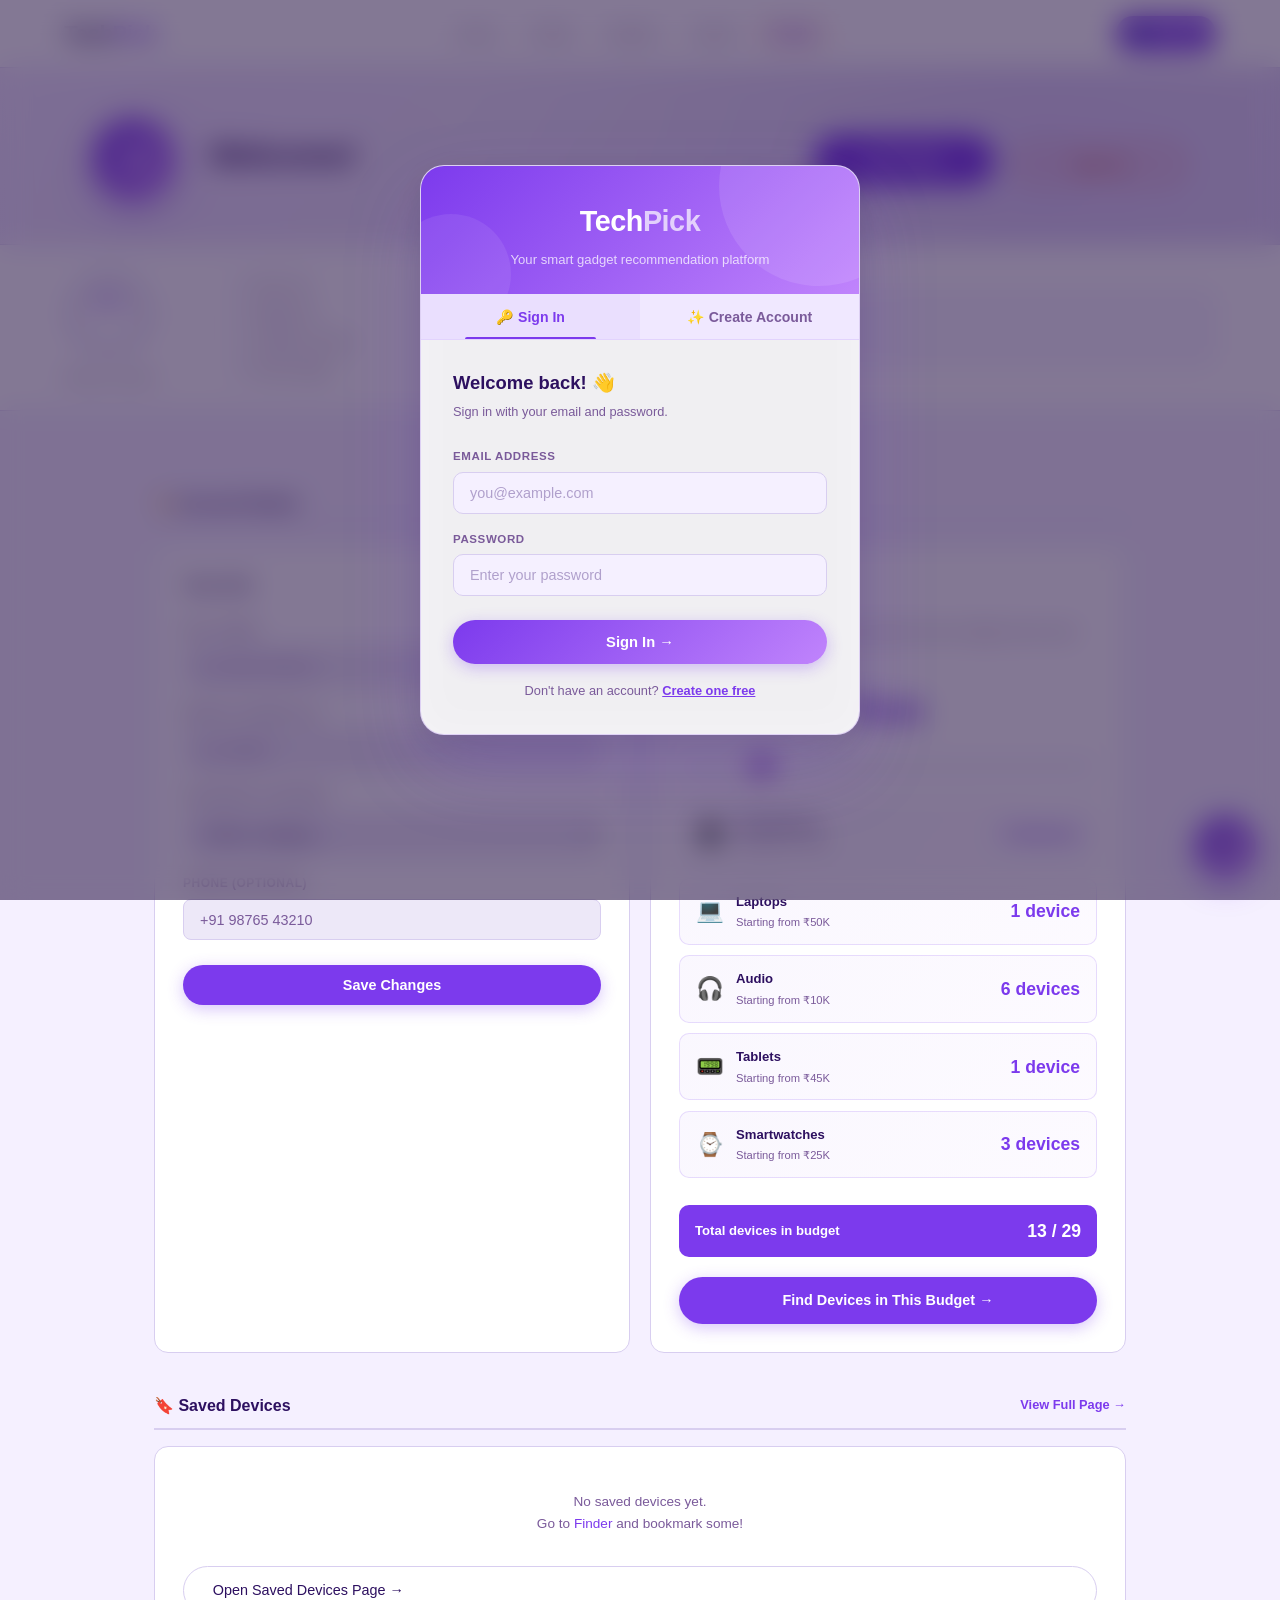
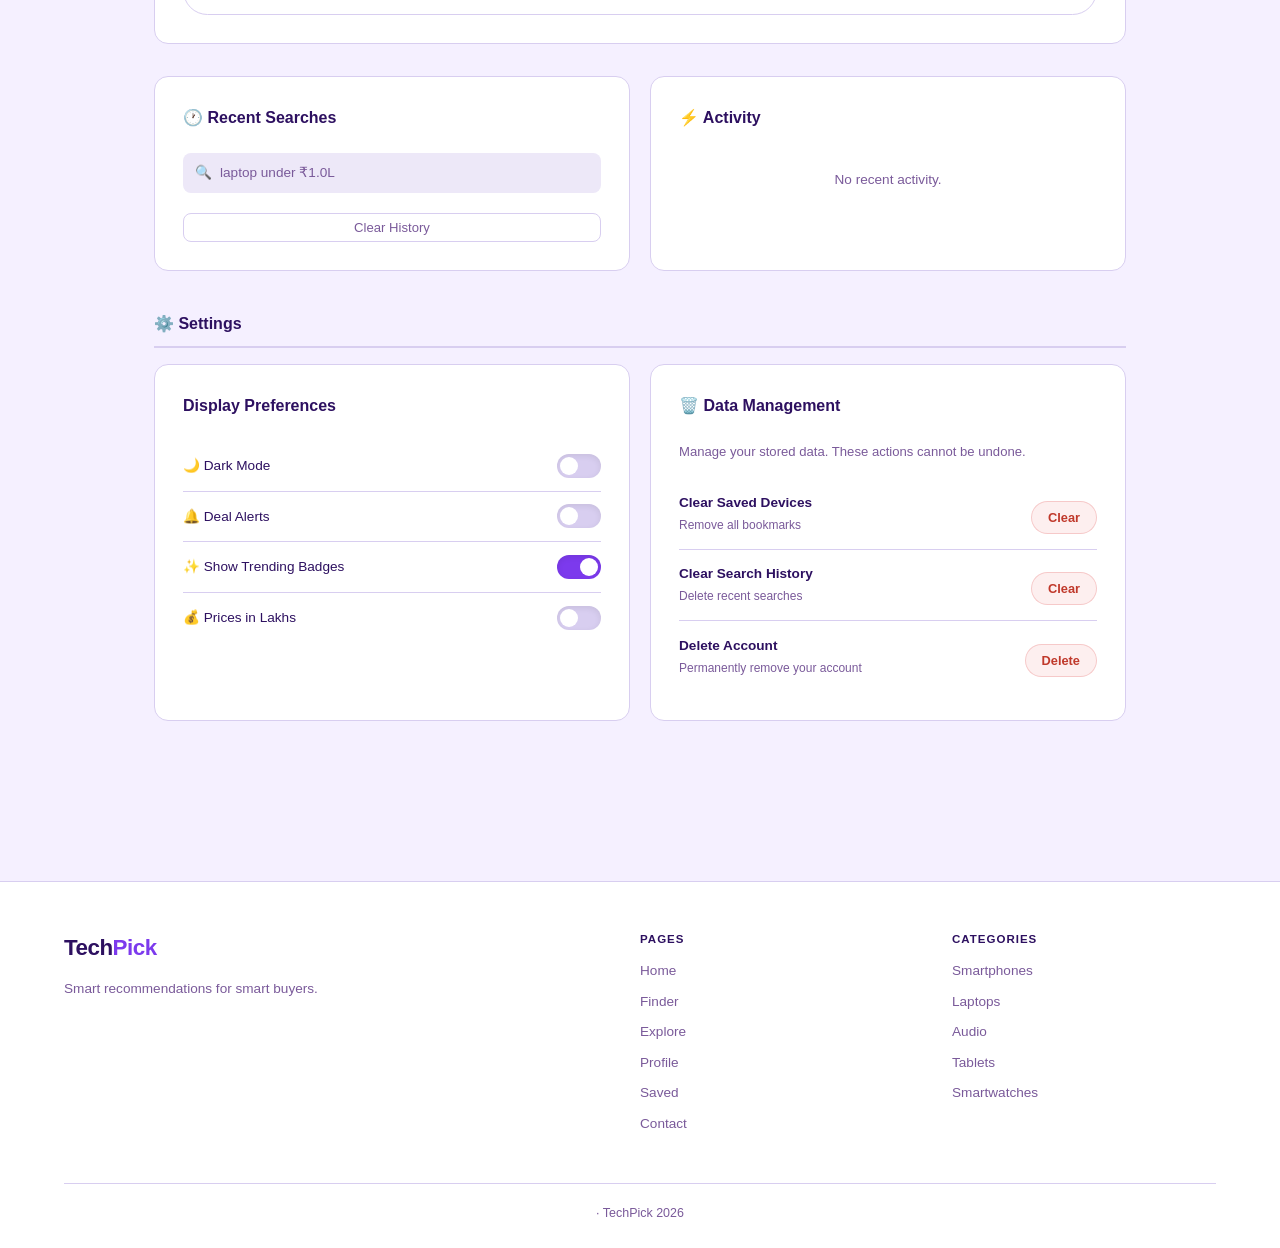
<file: profile.html>
<!DOCTYPE html>
<html lang="en">
<head>
  <meta charset="UTF-8"/>
  <meta name="viewport" content="width=device-width, initial-scale=1.0"/>
  <title>Profile — TechPick</title>
  <link rel="stylesheet" href="style.css"/>
  <link rel="stylesheet" href="chatbot.css">
  <link rel="stylesheet" href="auth.css"/>
  <link rel="stylesheet" href="profile.css"/>
</head>
<body>

 <nav class="navbar">
  <a href="index.html" class="nav-logo">Tech<span>Pick</span></a>
  <ul class="nav-links">
    <li><a href="index.html">Home</a></li>
    <li><a href="finder.html">Finder</a></li>
    <li><a href="explore.html">Explore</a></li>
    <li><a href="saved.html">Saved</a></li>
    <li><a href="profile.html" class="active">Profile</a></li>
  </ul>
  <div class="nav-right">
    <a href="contact.html" class="nav-contact-btn">📬 Contact</a>
    <!-- auth.js appends user chip after this -->
  </div>
  <button class="hamburger" onclick="toggleMenu()"><span></span><span></span><span></span></button>
</nav>
<div class="mobile-menu" id="mobileMenu">
  <a href="index.html">Home</a>
  <a href="finder.html">Finder</a>
  <a href="explore.html">Explore</a>
  <a href="saved.html">Saved</a>
  <a href="profile.html">Profile</a>
  <a href="contact.html">Contact</a>
</div>

  <!-- PROFILE HERO BANNER -->
  <div class="profile-hero-banner">
    <div class="profile-hero-bg"></div>
    <div class="profile-hero-content">
      <div class="profile-avatar-large" id="profileAvatar">?</div>
      <div class="profile-hero-info">
        <div class="profile-hero-name" id="profileHeroName">Welcome!</div>
        <div class="profile-hero-email" id="profileHeroEmail"></div>
        <div class="profile-hero-meta">
          <span id="profileHeroJoin"></span>
          <span id="profileHeroBudget"></span>
          <span id="profileHeroCat"></span>
        </div>
      </div>
      <div class="profile-hero-actions">
  <button class="btn-primary hero-btn" onclick="openEditModal()">
    Edit Profile
  </button>

  <button class="danger-btn hero-btn" onclick="handleLogout()">
    Sign Out
  </button>
</div>
    </div>
  </div>

  <!-- STATS BANNER -->
<div class="profile-score-banner">
  <div class="psb-ring-wrap">
    <svg class="psb-ring" viewBox="0 0 80 80">
      <circle cx="40" cy="40" r="32" fill="none" stroke="var(--border)" stroke-width="7"/>
      <circle cx="40" cy="40" r="32" fill="none"
        stroke="var(--accent)" stroke-width="7"
        stroke-linecap="round"
        stroke-dasharray="201"
        stroke-dashoffset="201"
        id="scoreRingFill"
        style="transform:rotate(-90deg);transform-origin:50% 50%;transition:stroke-dashoffset 0.8s ease"/>
    </svg>
    <div class="psb-ring-label">
      <span class="psb-pct" id="profileScorePct">0%</span>
    </div>
    <div class="psb-ring-sub">PROFILE SCORE</div>
  </div>

  <div class="psb-divider"></div>

  <div class="psb-checklist" id="profileScoreChecklist">
    <!-- filled by JS -->
  </div>

  <div class="psb-divider"></div>

  <div class="psb-next" id="profileScoreNext">
    <div class="psb-next-label">NEXT STEP</div>
    <div class="psb-next-text" id="profileScoreNextText">Complete your profile to unlock your score.</div>
  </div>
</div>

  <div class="profile-page-wrap">

    <!-- ROW 1: EDIT INFO + TECH PERSONA -->
    <div class="profile-section-title" id="editSection">✏️ Account Details</div>
    <div class="profile-two-col">

      <div class="profile-card">
        <h3>Your Info</h3>
        <div id="profileUserInfo" style="display:none" class="profile-user-strip">
          <div class="pus-row"><span>✉️</span><span id="profileEmailDisplay"></span></div>
          <div class="pus-row"><span>📅</span><span id="profileJoinDate"></span></div>
        </div>
        <div class="form-group">
          <label>Full Name</label>
          <input type="text" class="form-input" id="profileName" placeholder="e.g. Arjun Sharma"/>
        </div>
        <div class="form-group">
          <label>Default Budget (₹)</label>
          <input type="number" class="form-input" id="profileBudget" placeholder="e.g. 50000"/>
        </div>
        <div class="form-group">
          <label>Favourite Category</label>
          <select class="form-input" id="profileCategory">
            <option value="">Select a category...</option>
            <option value="smartphone">📱 Smartphones</option>
            <option value="laptop">💻 Laptops</option>
            <option value="headphones">🎧 Audio</option>
            <option value="tablet">📟 Tablets</option>
            <option value="smartwatch">⌚ Smartwatches</option>
          </select>
        </div>
        <div class="form-group">
          <label>Phone (optional)</label>
          <input type="tel" class="form-input" id="profilePhone" placeholder="+91 98765 43210"/>
        </div>
        <button class="btn-primary profile-save-btn" onclick="saveProfile()">Save Changes</button>
        <div class="profile-saved-msg" id="profileMsg" style="display:none">Profile saved!</div>
      </div>

      <div class="profile-card">
  <h3>💰 Budget Planner</h3>
  <p style="font-size:0.82rem;color:var(--text-muted);margin-bottom:1.5rem">
    Drag the slider to see how many devices fit your budget across each category.
  </p>

  <div class="bp-slider-wrap">
    <div class="bp-budget-display" id="bpDisplay">₹50,000</div>
    <input type="range" class="range-slider" id="bpSlider"
      min="5000" max="250000" step="5000" value="50000"
      oninput="updateBudgetPlanner()"/>
    
  </div>

  <div class="bp-results" id="bpResults"></div>

  <div class="bp-footer">
    <a href="finder.html" id="bpFinderLink" class="btn-primary" style="width:100%;justify-content:center;margin-top:1.25rem">
      Find Devices in This Budget →
    </a>
  </div>
</div>
    </div>

    <!-- ROW 2: SAVED DEVICES PREVIEW -->
    <div class="profile-section-title">
      🔖 Saved Devices
      <a href="saved.html" class="profile-section-link">View Full Page →</a>
    </div>
    <div class="profile-card profile-card-full">
      <div id="savedDevicesList"></div>
      <a href="saved.html" class="btn-outline" style="margin-top:1rem;display:inline-flex">
        Open Saved Devices Page →
      </a>
    </div>

    <!-- ROW 3: SEARCHES + ACTIVITY -->
    <div class="profile-two-col">
      <div class="profile-card">
        <h3>🕐 Recent Searches</h3>
        <div id="recentSearchesList"></div>
        <button class="btn-outline clear-btn" onclick="clearSearches()">Clear History</button>
      </div>
      <div class="profile-card">
        <h3>⚡ Activity</h3>
        <div id="activityFeed"></div>
      </div>
    </div>

    <!-- ROW 4: SETTINGS -->
    <div class="profile-section-title">⚙️ Settings</div>
    <div class="profile-two-col">
      <div class="profile-card">
        <h3>Display Preferences</h3>
        <div class="dark-toggle-row">
          <span class="dark-toggle-label">🌙 Dark Mode</span>
          <label class="toggle-switch">
            <input type="checkbox" id="darkModeToggle" onchange="toggleDarkMode()"/>
            <span class="toggle-slider"></span>
          </label>
        </div>
        <div class="dark-toggle-row">
          <span class="dark-toggle-label">🔔 Deal Alerts</span>
          <label class="toggle-switch">
            <input type="checkbox" id="alertsToggle" onchange="saveSetting('alerts', this.checked)"/>
            <span class="toggle-slider"></span>
          </label>
        </div>
        <div class="dark-toggle-row">
          <span class="dark-toggle-label">✨ Show Trending Badges</span>
          <label class="toggle-switch">
            <input type="checkbox" id="trendingToggle" checked onchange="saveSetting('trending', this.checked)"/>
            <span class="toggle-slider"></span>
          </label>
        </div>
        <div class="dark-toggle-row" style="border-bottom:none">
          <span class="dark-toggle-label">💰 Prices in Lakhs</span>
          <label class="toggle-switch">
            <input type="checkbox" id="lakhsToggle" onchange="saveSetting('lakhs', this.checked)"/>
            <span class="toggle-slider"></span>
          </label>
        </div>
      </div>

      <div class="profile-card">
        <h3>🗑️ Data Management</h3>
        <p style="font-size:0.82rem;color:var(--text-muted);margin-bottom:1rem;line-height:1.6">
          Manage your stored data. These actions cannot be undone.
        </p>
        <div class="danger-zone-row">
          <div><strong>Clear Saved Devices</strong><p>Remove all bookmarks</p></div>
          <button class="danger-btn" style="width:auto;white-space:nowrap" onclick="clearAllSaved()">Clear</button>
        </div>
        <div class="danger-zone-row">
          <div><strong>Clear Search History</strong><p>Delete recent searches</p></div>
          <button class="danger-btn" style="width:auto;white-space:nowrap" onclick="clearSearches()">Clear</button>
        </div>
        <div class="danger-zone-row" style="border-bottom:none">
          <div><strong>Delete Account</strong><p>Permanently remove your account</p></div>
          <button class="danger-btn" style="width:auto;white-space:nowrap" onclick="deleteAccount()">Delete</button>
        </div>
      </div>
    </div>

  </div>

  <!-- EDIT PROFILE MODAL -->
<div class="profile-modal" id="profileModal">
  <div class="profile-modal-box">

    <div class="profile-modal-header">
      <h2>Edit Profile</h2>
      <button class="modal-close" onclick="closeEditModal()">✕</button>
    </div>

    <div class="form-group">
      <label>Full Name</label>
      <input type="text" class="form-input" id="modalProfileName"/>
    </div>

    <div class="form-group">
      <label>Default Budget (₹)</label>
      <input type="number" class="form-input" id="modalProfileBudget"/>
    </div>

    <div class="form-group">
      <label>Favourite Category</label>
      <select class="form-input" id="modalProfileCategory">
        <option value="">Select category...</option>
        <option value="smartphone">📱 Smartphones</option>
        <option value="laptop">💻 Laptops</option>
        <option value="headphones">🎧 Audio</option>
        <option value="tablet">📟 Tablets</option>
        <option value="smartwatch">⌚ Smartwatches</option>
      </select>
    </div>

    <div class="form-group">
      <label>Phone</label>
      <input type="tel" class="form-input" id="modalProfilePhone"/>
    </div>

    <button class="btn-primary profile-save-btn" onclick="saveProfileFromModal()">
      Save Changes
    </button>

  </div>
</div>

  <footer class="footer">
    <div class="footer-inner">
      <div class="footer-brand">
        <div class="nav-logo">Tech<span>Pick</span></div>
        <p>Smart recommendations for smart buyers.</p>
      </div>
      <div class="footer-col">
        <strong>Pages</strong>
        <a href="index.html">Home</a>
        <a href="finder.html">Finder</a>
        <a href="explore.html">Explore</a>
        <a href="profile.html">Profile</a>
        <a href="saved.html">Saved</a>
        <a href="contact.html">Contact</a>
      </div>
      <div class="footer-col">
        <strong>Categories</strong>
        <a href="finder.html?cat=smartphone">Smartphones</a>
        <a href="finder.html?cat=laptop">Laptops</a>
        <a href="finder.html?cat=headphones">Audio</a>
        <a href="finder.html?cat=tablet">Tablets</a>
        <a href="finder.html?cat=smartwatch">Smartwatches</a>
      </div>
    </div>
    <div class="footer-bottom">· TechPick 2026</div>
  </footer>

  <!-- CHATBOT -->
<button id="chat-toggle" title="Chat with us">
  💬
</button>

<div id="chat-popup">
  <div class="chat-header">
    <div class="bot-info">
      <div class="bot-name">TechBot ⚡</div>
      <div class="bot-status">Online</div>
    </div>

    <button class="clear-btn" id="clear-btn">
      Clear
    </button>
  </div>

  <div class="chat-messages" id="messages"></div>

  <div class="quick-replies" id="quick-replies">
    <button class="qr-btn">📱 Smartphones</button>
    <button class="qr-btn">💻 Laptops</button>
    <button class="qr-btn">🎧 Headphones</button>
    <button class="qr-btn">🔋 Battery Tips</button>
  </div>

  <div class="chat-input-area">
    <textarea
      id="chat-input"
      placeholder="Ask TechBot..."
      rows="1">
    </textarea>

    <button id="send-btn">
      ➤
    </button>
  </div>
</div>

<script src="chatbot.js"></script>

  <script src="data.js"></script>
  <script src="config.js"></script>
  <script src="shared.js"></script>
  <script src="auth.js"></script>
  <script src="profile.js"></script>

  

</body>
</html>
</file>
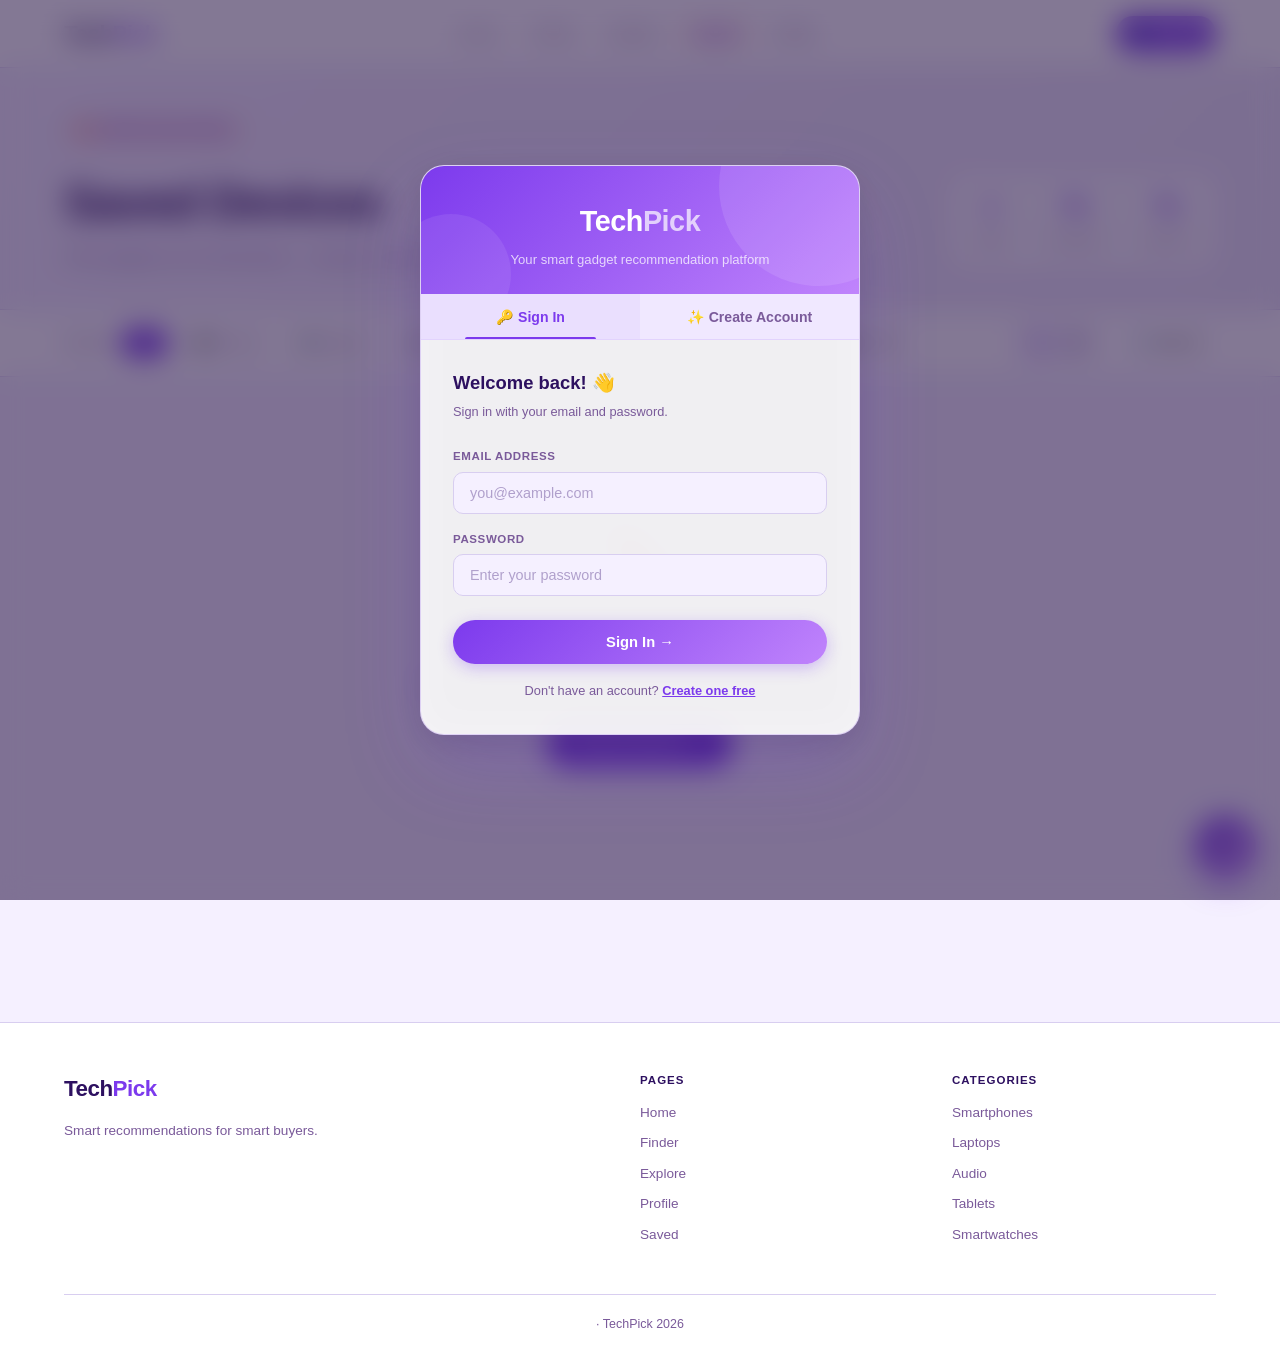
<file: saved.html>
<!DOCTYPE html>
<html lang="en">
<head>
  <meta charset="UTF-8"/>
  <meta name="viewport" content="width=device-width, initial-scale=1.0"/>
  <title>Saved Devices — TechPick</title>
  <link rel="stylesheet" href="style.css"/>
    <link rel="stylesheet" href="chatbot.css"/>
  <link rel="stylesheet" href="auth.css"/>
  <link rel="stylesheet" href="saved.css"/>
</head>
<body>

  <nav class="navbar">
  <a href="index.html" class="nav-logo">Tech<span>Pick</span></a>
  <ul class="nav-links">
    <li><a href="index.html">Home</a></li>
    <li><a href="finder.html">Finder</a></li>
    <li><a href="explore.html">Explore</a></li>
    <li><a href="saved.html" class="active">Saved</a></li>
    <li><a href="profile.html">Profile</a></li>
  </ul>
  <div class="nav-right">
    <a href="contact.html" class="nav-contact-btn">📬 Contact</a>
    <!-- auth.js appends user chip after this -->
  </div>
  <button class="hamburger" onclick="toggleMenu()"><span></span><span></span><span></span></button>
</nav>
<div class="mobile-menu" id="mobileMenu">
  <a href="index.html">Home</a>
  <a href="finder.html">Finder</a>
  <a href="explore.html">Explore</a>
  <a href="saved.html">Saved</a>
  <a href="profile.html">Profile</a>
  <a href="contact.html">Contact</a>
</div>

  <!-- PAGE HEADER -->
  <div class="saved-page-header saved-page-bg">
    <div class="saved-header-left">
      <div class="section-tag">🔖 Your Collection</div>
      <h1>Saved Devices</h1>
      <p>All the gadgets you've bookmarked — compare, remove, or go find them.</p>
    </div>
    <div class="saved-header-stats">
      <div class="saved-hstat">
        <span class="saved-hstat-num" id="hdStatCount">0</span>
        <span class="saved-hstat-label">Saved</span>
      </div>
      <div class="saved-hstat-sep"></div>
      <div class="saved-hstat">
        <span class="saved-hstat-num" id="hdStatTotal">₹0</span>
        <span class="saved-hstat-label">Total Value</span>
      </div>
      <div class="saved-hstat-sep"></div>
      <div class="saved-hstat">
        <span class="saved-hstat-num" id="hdStatAvg">₹0</span>
        <span class="saved-hstat-label">Avg Price</span>
      </div>
    </div>
  </div>

  <!-- TOOLBAR -->
  <div class="saved-toolbar-wrap">
    <div class="saved-toolbar">
      <!-- Filter by category -->
      <div class="saved-filter-group">
        <span class="saved-filter-label">Filter:</span>
        <div class="chip-row" id="savedCatFilter">
          <button class="chip active" data-cat="all">All</button>
          <button class="chip" data-cat="smartphone">📱 Phones</button>
          <button class="chip" data-cat="laptop">💻 Laptops</button>
          <button class="chip" data-cat="headphones">🎧 Audio</button>
          <button class="chip" data-cat="tablet">📟 Tablets</button>
          <button class="chip" data-cat="smartwatch">⌚ Watches</button>
        </div>
      </div>

      <!-- Sort -->
      <div class="saved-filter-group">
        <span class="saved-filter-label">Sort:</span>
        <select class="config-select" id="savedSort" onchange="renderSavedPage()">
          <option value="saved">Recently Saved</option>
          <option value="price-asc">Price: Low → High</option>
          <option value="price-desc">Price: High → Low</option>
          <option value="rating">Highest Rated</option>
          <option value="name">Name A–Z</option>
        </select>
      </div>

      <!-- View toggle -->
      <div class="saved-view-btns">
        <button class="saved-view-btn active" id="viewGrid" onclick="setView('grid')" title="Grid view">⊞</button>
        <button class="saved-view-btn" id="viewList" onclick="setView('list')" title="List view">☰</button>
      </div>

      <!-- Clear all -->
      <button class="danger-btn" style="width:auto;padding:0.45rem 1rem;font-size:0.78rem" onclick="clearAllSavedPage()">🗑️ Clear All</button>
    </div>
  </div>

  <!-- MAIN CONTENT -->
  <div class="saved-page-wrap">

    <!-- EMPTY STATE -->
    <div class="saved-empty" id="savedEmpty" style="display:none">
      <div class="saved-empty-icon">🔖</div>
      <h2>Nothing saved yet</h2>
      <p>Head over to the Finder and bookmark devices you're interested in.</p>
      <a href="finder.html" class="btn-primary" style="margin-top:1.5rem">Browse Devices →</a>
    </div>

    <!-- COMPARE BAR (appears when 2 selected) -->
    <div class="saved-compare-bar" id="savedCompareBar" style="display:none">
      <span id="savedCompareText">Select 2 devices to compare</span>
      <div style="display:flex;gap:0.5rem">
        <button class="btn-primary" onclick="openSavedCompare()">Compare →</button>
        <button class="btn-outline" onclick="clearSavedCompare()">Clear</button>
      </div>
    </div>

    <!-- GRID / LIST -->
    <div class="saved-grid" id="savedGrid"></div>

  </div>

  <!-- COMPARE MODAL -->
  <div class="compare-modal-overlay" id="savedCompareModal">
    <div class="compare-modal">
      <div class="compare-modal-header">
        <h3>⚖️ Device Comparison</h3>
        <button class="compare-close-btn" onclick="closeSavedCompare()">✕ Close</button>
      </div>
      <table class="compare-table" id="savedCompareTable"></table>
    </div>
  </div>

  <!-- DETAIL MODAL -->
  <div class="modal-overlay" id="savedDetailModal" style="display:none" onclick="closeSavedDetail(event)">
    <div class="device-modal">
      <button class="modal-close" onclick="document.getElementById('savedDetailModal').style.display='none'">✕</button>
      <div class="modal-body" id="savedDetailBody"></div>
    </div>
  </div>

  <footer class="footer">
    <div class="footer-inner">
      <div class="footer-brand">
        <div class="nav-logo">Tech<span>Pick</span></div>
        <p>Smart recommendations for smart buyers.</p>
      </div>
      <div class="footer-col">
        <strong>Pages</strong>
        <a href="index.html">Home</a>
        <a href="finder.html">Finder</a>
        <a href="explore.html">Explore</a>
        <a href="profile.html">Profile</a>
        <a href="saved.html">Saved</a>
      </div>
      <div class="footer-col">
        <strong>Categories</strong>
        <a href="finder.html?cat=smartphone">Smartphones</a>
        <a href="finder.html?cat=laptop">Laptops</a>
        <a href="finder.html?cat=headphones">Audio</a>
        <a href="finder.html?cat=tablet">Tablets</a>
        <a href="finder.html?cat=smartwatch">Smartwatches</a>
      </div>
    </div>
    <div class="footer-bottom">· TechPick 2026</div>
  </footer>

  <!-- CHATBOT -->
<button id="chat-toggle" title="Chat with us">
  💬
</button>

<div id="chat-popup">
  <div class="chat-header">
    <div class="bot-info">
      <div class="bot-name">TechBot ⚡</div>
      <div class="bot-status">Online</div>
    </div>

    <button class="clear-btn" id="clear-btn">
      Clear
    </button>
  </div>

  <div class="chat-messages" id="messages"></div>

  <div class="quick-replies" id="quick-replies">
    <button class="qr-btn">📱 Smartphones</button>
    <button class="qr-btn">💻 Laptops</button>
    <button class="qr-btn">🎧 Headphones</button>
    <button class="qr-btn">🔋 Battery Tips</button>
  </div>

  <div class="chat-input-area">
    <textarea
      id="chat-input"
      placeholder="Ask TechBot..."
      rows="1">
    </textarea>

    <button id="send-btn">
      ➤
    </button>
  </div>
</div>

<script src="chatbot.js"></script>

  <script src="data.js"></script>
  <script src="config.js"></script>
  <script src="shared.js"></script>
  <script src="auth.js"></script>
  <script src="saved.js"></script>



  
</body>
</html>
</file>
<file: style.css>
/* ===========================
   TECHPICK — SHARED STYLES
   =========================== */

/* --- Google Fonts --- */
@import url('https://fonts.googleapis.com/css2?family=Inter:wght@300;400;500;600;700;800&family=Space+Grotesk:wght@400;500;600;700&display=swap');
/* --- CSS Variables --- */
:root {
  --bg:        #f5f0ff;
  --surface:   #ffffff;
  --surface2:  #ede8f8;
  --border:    #d8cef0;
  --text:      #2d1060;
  --text-muted:#7a5a9a;
  --accent:    #7c3aed;     
  --accent2:   #c084fc;      
  --accent3:   #2d1060;
  --grad:      linear-gradient(135deg, #7c3aed, #c084fc);
  --radius:    14px;
  --radius-sm: 8px;
  --font-head: 'Clash Display', sans-serif;
  --font-body: 'Satoshi', sans-serif;
  --shadow:    0 8px 40px rgba(0,0,0,0.08);
  --shadow-lg: 0 20px 60px rgba(0,0,0,0.12);
  --nav-h:     68px;
}

/* --- Reset --- */
*, *::before, *::after { box-sizing: border-box; margin: 0; padding: 0; }
html { scroll-behavior: smooth; font-size: 16px; }
body {
  background: var(--bg);
  color: var(--text);
  font-family: var(--font-body);
  line-height: 1.6;
  min-height: 100vh;
}
a { text-decoration: none; color: inherit; }
img { max-width: 100%; display: block; }
button { cursor: pointer; border: none; background: none; font-family: inherit; }
input, select, textarea { font-family: inherit; }
ul { list-style: none; }

/* --- Scrollbar --- */
::-webkit-scrollbar { width: 5px; }
::-webkit-scrollbar-track { background: var(--bg); }
::-webkit-scrollbar-thumb { background: var(--accent); border-radius: 3px; }

/* ===========================
   NAVBAR
   =========================== */
.navbar {
  position: sticky; top: 0; z-index: 100;
  height: var(--nav-h);
  background: var(--surface);
  border-bottom: 1.5px solid var(--border);
  display: flex; align-items: center;
  padding: 0 4rem;
  gap: 3rem;
}
.nav-logo {
  font-family: var(--font-head);
  font-size: 1.4rem; font-weight: 700;
  letter-spacing: -0.5px;
  white-space: nowrap;
}
.nav-logo span { color: var(--accent); }
.nav-links {
  display: flex; gap: 0.25rem;
  margin: 0 auto;
}
.nav-links a {
  padding: 0.45rem 1rem;
  border-radius: 50px;
  font-size: 0.9rem; font-weight: 500;
  color: var(--text-muted);
  transition: all 0.2s;
}
.nav-links a:hover { color: var(--text); background: var(--surface2); }
.nav-links a.active {
  color: var(--accent);
  background: rgba(232,75,42,0.08);
  font-weight: 600;
}
.nav-right { display: flex; align-items: center; gap: 0.75rem; }
.nav-saved-btn {
  display: flex; align-items: center; gap: 0.4rem;
  background: var(--text); color: var(--bg);
  padding: 0.45rem 1rem; border-radius: 50px;
  font-size: 0.82rem; font-weight: 600;
  transition: background 0.2s;
}
.nav-saved-btn:hover { background: var(--accent); }
.saved-badge {
  background: var(--accent); color: #fff;
  font-size: 0.65rem; font-weight: 700;
  padding: 0.1rem 0.4rem; border-radius: 50px;
  min-width: 18px; text-align: center;
}

/* Hamburger (mobile) */
.hamburger {
  display: none; flex-direction: column;
  gap: 5px; cursor: pointer; padding: 0.5rem;
}
.hamburger span {
  display: block; width: 22px; height: 2px;
  background: var(--text); border-radius: 2px;
  transition: all 0.3s;
}
.mobile-menu {
  display: none;
  position: fixed; top: var(--nav-h); left: 0; right: 0;
  background: var(--surface);
  border-bottom: 1px solid var(--border);
  padding: 1rem 2rem;
  flex-direction: column; gap: 0.5rem;
  z-index: 99;
}
.mobile-menu a {
  padding: 0.75rem 1rem;
  border-radius: var(--radius-sm);
  font-weight: 500; font-size: 0.95rem;
  color: var(--text-muted);
  transition: all 0.2s;
}
.mobile-menu a:hover, .mobile-menu a.active { color: var(--accent); background: var(--surface2); }
.mobile-menu.open { display: flex; }

/* ===========================
   BUTTONS
   =========================== */
.btn-primary {
  display: inline-flex; align-items: center; gap: 0.5rem;
  background: var(--accent); color: #fff;
  padding: 0.75rem 1.8rem; border-radius: 50px;
  font-weight: 600; font-size: 0.9rem;
  transition: transform 0.2s, box-shadow 0.2s;
  box-shadow: 0 4px 16px rgba(124,58,237,0.3);
}
.btn-primary:hover { transform: translateY(-2px); box-shadow: 0 8px 24px rgba(124,58,237,0.4); }
.btn-outline {
  display: inline-flex; align-items: center; gap: 0.5rem;
  background: transparent; color: var(--text);
  border: 1.5px solid var(--border);
  padding: 0.75rem 1.8rem; border-radius: 50px;
  font-weight: 500; font-size: 0.9rem;
  transition: all 0.2s;
}
.btn-outline:hover { border-color: var(--accent); color: var(--accent); }
.btn-dark {
  display: inline-flex; align-items: center; gap: 0.5rem;
  background: var(--text); color: var(--bg);
  padding: 0.75rem 1.8rem; border-radius: 50px;
  font-weight: 600; font-size: 0.9rem;
  transition: all 0.2s;
}
.btn-dark:hover { background: var(--accent); }

.nav-contact-btn {
  display: flex; align-items: center; gap: 0.4rem;
  background: var(--accent); color: #fff;
  padding: 0.45rem 1rem; border-radius: 50px;
  font-size: 0.82rem; font-weight: 600;
  transition: all 0.2s;
  box-shadow: 0 3px 10px rgba(124,58,237,0.25);
  white-space: nowrap;
}
.nav-contact-btn:hover {
  transform: translateY(-1px);
  box-shadow: 0 5px 16px rgba(124,58,237,0.35);
}

/* ===========================
   SECTION HEADER
   =========================== */
.section-header { margin-bottom: 2.5rem; }
.section-header.centered { text-align: center; }
.section-tag {
  display: inline-block;
  background: rgba(232,75,42,0.1);
  color: var(--accent); font-size: 0.75rem;
  font-weight: 700; text-transform: uppercase; letter-spacing: 1px;
  padding: 0.3rem 0.9rem; border-radius: 50px;
  margin-bottom: 0.75rem;
}
.section-header h2 {
  font-family: var(--font-head);
  font-size: clamp(1.8rem, 3vw, 2.4rem);
  font-weight: 700; letter-spacing: -1px;
  line-height: 1.1; margin-bottom: 0.5rem;
}
.section-header p { color: var(--text-muted); max-width: 500px; font-size: 0.95rem; }
.section-header.centered p { margin: 0 auto; }

/* ===========================
   PRODUCT CARD
   =========================== */
.product-card {
  background: var(--surface);
  border: 1.5px solid var(--border);
  border-radius: var(--radius);
  overflow: hidden;
  transition: transform 0.2s, box-shadow 0.2s;
  animation: fadeUp 0.4s ease both;
}
.product-card:hover { transform: translateY(-5px); box-shadow: var(--shadow-lg); }
.product-card-img {
  height: 160px;
  display: flex; align-items: center; justify-content: center;
  font-size: 4.5rem;
  background: var(--surface2);
  position: relative;
}
.product-badge {
  position: absolute; top: 0.75rem; left: 0.75rem;
  background: var(--accent); color: #fff;
  font-size: 0.62rem; font-weight: 700;
  padding: 0.2rem 0.55rem; border-radius: 4px;
  text-transform: uppercase; letter-spacing: 0.5px;
}
.product-badge.blue { background: var(--accent2); }
.product-card-body { padding: 1.1rem; }
.product-brand {
  font-size: 0.7rem; font-weight: 700;
  color: var(--accent); text-transform: uppercase;
  letter-spacing: 0.8px; margin-bottom: 0.2rem;
}
.product-name {
  font-family: var(--font-head);
  font-size: 0.95rem; font-weight: 600;
  margin-bottom: 0.3rem; line-height: 1.3;
}
.product-desc { font-size: 0.78rem; color: var(--text-muted); margin-bottom: 0.75rem; line-height: 1.5; }
.product-rating { display: flex; align-items: center; gap: 0.3rem; margin-bottom: 0.75rem; }
.stars { color: #f0a500; font-size: 0.78rem; }
.rating-val { font-size: 0.78rem; font-weight: 600; }
.rating-count { font-size: 0.72rem; color: var(--text-muted); }
.product-footer { display: flex; align-items: center; justify-content: space-between; }
.product-price {
  font-family: var(--font-head);
  font-size: 1.05rem; font-weight: 700;
}
.save-btn {
  width: 34px; height: 34px; border-radius: 50%;
  border: 1.5px solid var(--border);
  display: flex; align-items: center; justify-content: center;
  font-size: 0.85rem; color: var(--text-muted);
  transition: all 0.2s; background: var(--surface2);
}
.save-btn:hover { background: var(--accent); border-color: var(--accent); color: #fff; }
.save-btn.saved { background: var(--accent); border-color: var(--accent); color: #fff; }

/* ===========================
   PRODUCTS GRID
   =========================== */
.products-grid {
  display: grid;
  grid-template-columns: repeat(auto-fill, minmax(240px, 1fr));
  gap: 1.25rem;
}

/* ===========================
   CHIPS / FILTERS
   =========================== */
.chip-row { display: flex; flex-wrap: wrap; gap: 0.5rem; }
.chip {
  background: var(--surface); border: 1.5px solid var(--border);
  color: var(--text-muted); border-radius: 50px;
  padding: 0.4rem 1rem; font-size: 0.82rem; font-weight: 500;
  transition: all 0.2s; cursor: pointer;
}
.chip:hover { border-color: var(--accent); color: var(--accent); }
.chip.active { background: var(--accent); border-color: var(--accent); color: #fff; }

/* ===========================
   SLIDER
   =========================== */
.range-slider {
  width: 100%; -webkit-appearance: none;
  height: 4px; border-radius: 2px;
  background: var(--border); outline: none;
}
.range-slider::-webkit-slider-thumb {
  -webkit-appearance: none;
  width: 20px; height: 20px;
  background: var(--accent); border-radius: 50%;
  cursor: pointer;
  box-shadow: 0 0 0 4px rgba(232,75,42,0.15);
}

/* ===========================
   FORM ELEMENTS
   =========================== */
.form-group { margin-bottom: 1.1rem; }
.form-group label {
  display: block; font-size: 0.75rem; font-weight: 700;
  text-transform: uppercase; letter-spacing: 0.5px;
  color: var(--text-muted); margin-bottom: 0.4rem;
}
.form-input {
  width: 100%; padding: 0.7rem 1rem;
  background: var(--surface2); border: 1.5px solid var(--border);
  border-radius: var(--radius-sm); color: var(--text);
  font-size: 0.9rem; outline: none; transition: border-color 0.2s;
}
.form-input:focus { border-color: var(--accent); }
.form-input::placeholder { color: var(--text-muted); }
select.form-input option { background: var(--surface); }

/* ===========================
   FOOTER
   =========================== */
.footer {
  background: var(--surface);
  color: var(--text);
  padding: 3rem 4rem 1.5rem;
  margin-top: 5rem;
  border-top: 1px solid var(--border);
}

.footer-inner {
  display: grid;
  grid-template-columns: 2fr 1fr 1fr;
  gap: 3rem;
  margin-bottom: 2.5rem;
}

/* BRAND */
.footer-brand .nav-logo {
  color: var(--text);
}

.footer-brand .nav-logo span {
  color: var(--accent);
}

.footer-brand p {
  color: var(--text-muted);
  font-size: 0.85rem;
  margin-top: 0.75rem;
  max-width: 260px;
  line-height: 1.7;
}

/* HEADINGS */
.footer-col strong {
  display: block;
  font-size: 0.72rem;
  font-weight: 700;
  text-transform: uppercase;
  letter-spacing: 1px;
  color: var(--text);
  margin-bottom: 0.75rem;
}

/* LINKS */
.footer-col a {
  display: block;
  color: var(--text-muted);
  font-size: 0.85rem;
  margin-bottom: 0.55rem;
  transition: all 0.2s;
}

.footer-col a:hover {
  color: var(--accent);
  transform: translateX(4px);
}

/* BOTTOM */
.footer-bottom {
  border-top: 1px solid var(--border);
  padding-top: 1.25rem;
  font-size: 0.78rem;
  color: var(--text-muted);
  text-align: center;
}

/* ===========================
   TOAST
   =========================== */
.toast {
  position: fixed; bottom: 2rem; left: 50%;
  transform: translateX(-50%);
  background: var(--text); color: var(--bg);
  padding: 0.7rem 1.5rem; border-radius: 50px;
  font-size: 0.85rem; font-weight: 500;
  z-index: 9999; box-shadow: var(--shadow-lg);
  animation: toastIn 0.3s ease;
  white-space: nowrap;
}
@keyframes toastIn {
  from { opacity: 0; transform: translate(-50%, 15px); }
  to   { opacity: 1; transform: translate(-50%, 0); }
}

/* ===========================
   NO RESULTS
   =========================== */
.no-results {
  grid-column: 1 / -1;
  text-align: center; padding: 4rem 1rem;
  color: var(--text-muted);
}
.no-results-icon { font-size: 3.5rem; margin-bottom: 1rem; }
.no-results h3 { font-family: var(--font-head); font-size: 1.3rem; margin-bottom: 0.4rem; color: var(--text); }

/* ===========================
   ANIMATIONS
   =========================== */
@keyframes fadeUp {
  from { opacity: 0; transform: translateY(18px); }
  to   { opacity: 1; transform: translateY(0); }
}
@keyframes fadeIn {
  from { opacity: 0; }
  to   { opacity: 1; }
}

/* ===========================
   RESPONSIVE
   =========================== */
@media (max-width: 900px) {
  .navbar { padding: 0 1.5rem; }
  .nav-links { display: none; }
  .hamburger { display: flex; }
  .footer-inner { grid-template-columns: 1fr 1fr; }
  .footer { padding: 2.5rem 1.5rem 1.5rem; }
}
@media (max-width: 600px) {
  .footer-inner { grid-template-columns: 1fr; }
  .products-grid { grid-template-columns: 1fr 1fr; }
}
@media (max-width: 420px) {
  .products-grid { grid-template-columns: 1fr; }
}

/* ========================
   GLOBAL DARK MODE
   (toggled via body.dark-mode)
   ======================== */
body.dark-mode {
  --bg:        #0f0f13;
  --surface:   #18181f;
  --surface2:  #222230;
  --border:    rgba(255,255,255,0.08);
  --text:      #f0f0f8;
  --text-muted:#8888aa;
}

.qlink-icon img { width: 60px; height: 60px; object-fit: contain; }
</file>
<file: chatbot.css>
/* ==========================
   TECHPICK CHATBOT
   ========================== */

/* Reset */
#chat-popup *,
#chat-toggle * {
  box-sizing: border-box;
}

/* Floating Button */
#chat-toggle {
  position: fixed;
  bottom: 24px;
  right: 24px;
  width: 60px;
  height: 60px;
  border: none;
  border-radius: 50%;
  background: linear-gradient(135deg, #7c3aed, #c084fc);
  color: #fff;
  cursor: pointer;
  display: flex;
  align-items: center;
  justify-content: center;
  box-shadow: 0 10px 30px rgba(124,58,237,.35);
  z-index: 9999;
  transition: all .25s ease;
}

#chat-toggle:hover {
  transform: translateY(-3px);
}

#chat-toggle svg {
  transition: .3s;
}

#chat-toggle.open .icon-chat {
  display: none;
}

#chat-toggle .icon-close {
  display: none;
}

#chat-toggle.open .icon-close {
  display: block;
}

/* Popup */
#chat-popup {
  position: fixed;
  bottom: 100px;
  right: 24px;
  width: 380px;
  height: 580px;

  background: var(--surface);
  border: 1.5px solid var(--border);
  border-radius: 18px;

  display: flex;
  flex-direction: column;

  overflow: hidden;

  box-shadow: var(--shadow-lg);

  z-index: 9998;

  opacity: 0;
  pointer-events: none;

  transform: translateY(20px) scale(.95);
  transition: .3s ease;
}

#chat-popup.open {
  opacity: 1;
  pointer-events: auto;
  transform: translateY(0) scale(1);
}

/* Header */
.chat-header {
  padding: 16px 18px;
  background: var(--surface);
  border-bottom: 1px solid var(--border);

  display: flex;
  align-items: center;
  gap: 12px;
}

.bot-avatar {
  width: 42px;
  height: 42px;
  border-radius: 50%;
  background: linear-gradient(135deg, #7c3aed, #c084fc);

  display: flex;
  align-items: center;
  justify-content: center;

  position: relative;
  flex-shrink: 0;
}

.bot-avatar::after {
  content: "";
  position: absolute;
  right: 2px;
  bottom: 2px;

  width: 10px;
  height: 10px;

  border-radius: 50%;
  background: #22c55e;
  border: 2px solid #fff;
}

.bot-info {
  flex: 1;
}

.bot-name {
  font-family: var(--font-head);
  font-size: .95rem;
  font-weight: 600;
  color: var(--text);
}

.bot-status {
  font-size: .75rem;
  color: var(--accent);
}

.clear-btn {
  border: 1px solid var(--border);
  background: transparent;
  color: var(--text-muted);

  padding: 6px 12px;
  border-radius: 8px;

  cursor: pointer;
  transition: .2s;
}

.clear-btn:hover {
  border-color: var(--accent);
  color: var(--accent);
}

/* Messages */
.chat-messages {
  flex: 1;
  overflow-y: auto;

  padding: 18px;
  background: #faf8ff;

  display: flex;
  flex-direction: column;
  gap: 12px;
}

.chat-messages::-webkit-scrollbar {
  width: 5px;
}

.chat-messages::-webkit-scrollbar-thumb {
  background: var(--accent);
  border-radius: 10px;
}

.msg {
  display: flex;
  gap: 8px;
  align-items: flex-end;
}

.msg.user {
  flex-direction: row-reverse;
}

.msg-avatar {
  width: 30px;
  height: 30px;

  border-radius: 50%;

  display: flex;
  align-items: center;
  justify-content: center;

  flex-shrink: 0;

  background: linear-gradient(135deg, #7c3aed, #c084fc);
}

.msg-bubble {
  max-width: 80%;
  padding: 12px 14px;
  border-radius: 14px;

  font-size: .9rem;
  line-height: 1.5;
}

/* Bot Message */
.msg.bot .msg-bubble {
  background: #fff;
  color: var(--text);

  border: 1px solid var(--border);

  border-bottom-left-radius: 4px;
}

/* User Message */
.msg.user .msg-bubble {
  background: var(--accent);
  color: white;

  border-bottom-right-radius: 4px;
}

/* Typing */
.typing-dots {
  display: flex;
  gap: 4px;

  padding: 12px 14px;

  background: white;
  border: 1px solid var(--border);

  border-radius: 14px;
}

.typing-dots span {
  width: 7px;
  height: 7px;

  border-radius: 50%;
  background: var(--accent);

  animation: bounce 1.2s infinite;
}

.typing-dots span:nth-child(2) {
  animation-delay: .2s;
}

.typing-dots span:nth-child(3) {
  animation-delay: .4s;
}

@keyframes bounce {
  0%,80%,100% {
    transform: translateY(0);
  }
  40% {
    transform: translateY(-6px);
  }
}

/* Quick Replies */
.quick-replies {
  display: flex;
  flex-wrap: wrap;
  gap: 8px;

  padding: 10px 14px;
}

.qr-btn {
  border: 1px solid var(--border);
  background: white;

  color: var(--accent);

  border-radius: 999px;

  padding: 6px 12px;

  font-size: .75rem;
  cursor: pointer;

  transition: .2s;
}

.qr-btn:hover {
  background: var(--accent);
  color: white;
}

/* Input Area */
.chat-input-area {
  background: white;
  border-top: 1px solid var(--border);

  padding: 12px;

  display: flex;
  gap: 8px;
  align-items: flex-end;
}

#chat-input {
  flex: 1;

  background: var(--surface2);

  border: 1px solid var(--border);

  border-radius: 12px;

  padding: 12px;

  resize: none;
  outline: none;

  color: var(--text);

  font-family: var(--font-body);
}

#chat-input:focus {
  border-color: var(--accent);
}

#chat-input::placeholder {
  color: var(--text-muted);
}

#send-btn {
  width: 44px;
  height: 44px;

  border: none;

  border-radius: 12px;

  background: linear-gradient(
    135deg,
    #7c3aed,
    #c084fc
  );

  color: white;

  cursor: pointer;

  display: flex;
  align-items: center;
  justify-content: center;

  transition: .2s;
}

#send-btn:hover {
  transform: scale(1.05);
}

#send-btn:disabled {
  opacity: .5;
  cursor: not-allowed;
}

/* Mobile */
@media (max-width: 768px) {
  #chat-popup {
    width: calc(100vw - 20px);
    height: 75vh;

    right: 10px;
    bottom: 90px;
  }

  #chat-toggle {
    right: 16px;
    bottom: 16px;
  }
}
</file>
<file: home.css>
/* ========================
   HOME PAGE — home.css
   ======================== */

/* ========================
   HERO — full bleed, image right
   ======================== */
.hero {
  display: grid;
  grid-template-columns: 1fr 1fr;
  min-height: calc(100vh - var(--nav-h));
  position: relative;
  overflow: hidden;
  /* soft lavender background matching the devices illustration */
  background: #e8e0f5;
  /* no padding/max-width — full bleed */
  padding: 0;
  max-width: none;
  margin: 0;
  gap: 0;
}

/* Left panel — text content */
.hero-text {
  display: flex;
  flex-direction: column;
  justify-content: center;
  padding: 5rem 4rem 5rem 6rem;
  position: relative;
  z-index: 2;
  /* soft floating orbs for depth */
}
.hero-text::before {
  content: "";
  position: absolute;
  width: 500px; height: 500px;
  border-radius: 50%;
  background: radial-gradient(circle, rgba(196,168,240,0.35) 0%, transparent 70%);
  top: -100px; left: -100px;
  pointer-events: none;
}
.hero-text::after {
  content: "";
  position: absolute;
  width: 300px; height: 300px;
  border-radius: 50%;
  background: radial-gradient(circle, rgba(216,196,255,0.4) 0%, transparent 70%);
  bottom: 50px; left: 200px;
  pointer-events: none;
}

.hero-text .section-tag {
  margin-bottom: 1.5rem;
  background: rgba(124,58,237,0.1);
  color: #7c3aed;
  border: 1px solid rgba(124,58,237,0.2);
  backdrop-filter: blur(8px);
  animation: fadeUp 0.5s ease both;
}
.hero-text h1 {
  font-family: var(--font-head);
  font-size: clamp(2.4rem, 3.8vw, 3.6rem);
  font-weight: 700;
  letter-spacing: -2px;
  line-height: 1.05;
  margin-bottom: 1.25rem;
  color: #2d1060;
  animation: fadeUp 0.5s ease 0.08s both;
}
.hero-highlight {
  color: #7c3aed;
  position: relative;
  display: inline-block;
}
.hero-highlight::after {
  content: "";
  position: absolute;
  bottom: -4px; left: 0; right: 0;
  height: 4px;
  background: linear-gradient(90deg, #7c3aed, #c084fc);
  border-radius: 2px;
}
.hero-text p {
  color: #5a3a80;
  font-size: 1.05rem;
  max-width: 440px;
  line-height: 1.75;
  margin-bottom: 2.5rem;
  animation: fadeUp 0.5s ease 0.14s both;
}
.hero-btns {
  display: flex; gap: 0.75rem; flex-wrap: wrap;
  margin-bottom: 3rem;
  animation: fadeUp 0.5s ease 0.2s both;
}

/* Glassmorphism stats bar */
.hero-stats {
  display: flex;
  align-items: center;
  gap: 1.5rem;
  padding: 1.1rem 1.5rem;
  background: rgba(255,255,255,0.55);
  border: 1.5px solid rgba(255,255,255,0.8);
  border-radius: var(--radius);
  width: fit-content;
  backdrop-filter: blur(16px);
  box-shadow: 0 8px 32px rgba(37,99,235,0.08);
  animation: fadeUp 0.5s ease 0.26s both;
}
.stat-item { text-align: center; }
.stat-item strong {
  display: block;
  font-family: var(--font-head);
  font-size: 1.5rem; font-weight: 700;
  color: #7c3aed;
}
.stat-item span { font-size: 0.75rem; color: #7a5aaa; }
.stat-sep { width: 1px; height: 36px; background: rgba(124,58,237,0.15); }

/* ========================
   RIGHT SIDE — full bleed image
   ======================== */
.hero-visual {
  position: relative;
  overflow: hidden;
  height: 100%;
  min-height: calc(100vh - var(--nav-h));
}

/* The isometric image fills the entire right column */
.hero-visual img.hero-iso {
  width: 100%;
  height: 100%;
  object-fit: cover;
  object-position: center center;
  display: block;
}

/* Seamless fade: left edge of right column blends into the lavender bg */
.hero-visual::before {
  content: "";
  position: absolute;
  inset: 0;
  left: 0;
  width: 35%;
  background: linear-gradient(to right, #e8e0f5 0%, transparent 100%);
  z-index: 2;
  pointer-events: none;
}
/* Subtle top + bottom fade for polish */
.hero-visual::after {
  content: "";
  position: absolute;
  inset: 0;
  background:
    linear-gradient(to bottom, #e8e0f5 0%, transparent 8%, transparent 92%, #e8e0f5 100%);
  z-index: 2;
  pointer-events: none;
}

/* Floating glass badge — bottom left of image */
.hero-iso-badge {
  position: absolute;
  bottom: 2.5rem;
  left: 2rem;
  background: rgba(255,255,255,0.72);
  border: 1.5px solid rgba(255,255,255,0.9);
  border-radius: 14px;
  padding: 0.8rem 1.2rem;
  backdrop-filter: blur(20px);
  z-index: 5;
  display: flex;
  align-items: center;
  gap: 0.7rem;
  box-shadow: 0 8px 32px rgba(37,99,235,0.12);
  animation: fadeUp 0.6s ease 0.4s both;
}
.hero-iso-badge-dot {
  width: 9px; height: 9px; border-radius: 50%;
  background: #22c55e;
  box-shadow: 0 0 0 3px rgba(34,197,94,0.25);
  flex-shrink: 0;
}
.hero-iso-badge span {
  font-size: 0.82rem; font-weight: 600;
  color: #2d1060;
}

/* hide old video elements */
.hero-video-wrap, .hero-video-label, .hero-video-fallback,
.hvf-card, .hvf-stats, .hvf-stat, .hero-video-badge,
.hc1, .hc2, .hc3, .hc4 { display: none; }

/* QUIZ SECTION */
.quiz-section {
  background: var(--surface);
  border-top: 1.5px solid var(--border);
  border-bottom: 1.5px solid var(--border);
  padding: 5rem 4rem;
}
.quiz-inner { max-width: 700px; margin: 0 auto; text-align: center; }
.quiz-box {
  background: var(--bg);
  border: 1.5px solid var(--border);
  border-radius: var(--radius);
  padding: 2rem;
  margin-top: 2rem;
  position: relative;
  min-height: 200px;
}
.quiz-step { display: none; animation: fadeIn 0.3s ease; }
.quiz-step.active { display: block; }
.quiz-q {
  font-family: var(--font-head);
  font-size: 1.1rem; font-weight: 600;
  margin-bottom: 1.25rem;
}
.quiz-options {
  display: grid;
  grid-template-columns: 1fr 1fr;
  gap: 0.75rem;
}
.quiz-opt {
  background: var(--surface);
  border: 1.5px solid var(--border);
  border-radius: var(--radius-sm);
  padding: 0.8rem 1rem;
  font-size: 0.88rem; font-weight: 500;
  text-align: left;
  transition: all 0.2s;
  color: var(--text);
}
.quiz-opt:hover {
  border-color: var(--accent);
  color: var(--accent);
  background: rgba(37,99,235,0.05);
}
.quiz-result-icon { font-size: 3rem; margin-bottom: 0.75rem; }
.quiz-result-title {
  font-family: var(--font-head);
  font-size: 1.3rem; font-weight: 700;
  margin-bottom: 0.5rem;
}
.quiz-result-desc { color: var(--text-muted); font-size: 0.9rem; }
.quiz-progress {
  display: flex; justify-content: center; gap: 0.5rem;
  margin-top: 1.5rem;
}
.qp-dot {
  width: 8px; height: 8px; border-radius: 50%;
  background: var(--border);
  transition: background 0.3s;
}
.qp-dot.active { background: var(--accent); }

/* QUICK LINKS */
.quicklinks-section {
  padding: 5rem 4rem;
  max-width: 1300px;
  margin: 0 auto;
}
.quicklinks-grid {
  display: grid;
  grid-template-columns: repeat(5, 1fr);
  gap: 1rem;
  margin-top: 0.5rem;
}
.qlink-card {
  background: var(--surface);
  border: 1.5px solid var(--border);
  border-radius: var(--radius);
  padding: 1.8rem 1rem;
  text-align: center;
  display: flex; flex-direction: column; align-items: center; gap: 0.4rem;
  transition: all 0.2s;
  cursor: pointer;
}
.qlink-card:hover {
  border-color: var(--accent);
  transform: translateY(-4px);
  box-shadow: var(--shadow);
}
.qlink-icon { font-size: 2.2rem; margin-bottom: 0.25rem; }
.qlink-card strong { font-family: var(--font-head); font-size: 0.9rem; font-weight: 600; }
.qlink-card span { font-size: 0.72rem; color: var(--text-muted); }

/* RESPONSIVE */
@media (max-width: 1024px) {
  .hero { grid-template-columns: 1fr; min-height: auto; }
  .hero-text { padding: 4rem 2rem 3rem; }
  .hero-visual { min-height: 360px; height: 360px; }
  .hero-visual::before { width: 20%; }
  .quicklinks-grid { grid-template-columns: repeat(3, 1fr); }
  .quiz-section { padding: 4rem 2rem; }
  .quicklinks-section { padding: 4rem 2rem; }
}
@media (max-width: 600px) {
  .quicklinks-grid { grid-template-columns: repeat(2, 1fr); }
  .quiz-options { grid-template-columns: 1fr; }
}

/* ========================
   HOW IT WORKS
   ======================== */
.how-section {
  background: var(--surface);
  border-top: 1.5px solid var(--border);
  border-bottom: 1.5px solid var(--border);
  padding: 5rem 4rem;
}
.how-inner { max-width: 1100px; margin: 0 auto; }
.how-grid {
  display: grid;
  grid-template-columns: repeat(3, 1fr);
  gap: 2rem;
  margin-top: 2.5rem;
}
.how-card {
  text-align: center;
  padding: 2rem 1.5rem;
  border-radius: var(--radius);
  background: var(--bg);
  border: 1.5px solid var(--border);
  position: relative;
  transition: transform 0.2s, box-shadow 0.2s;
}
.how-card:hover { transform: translateY(-4px); box-shadow: var(--shadow); }
.how-step {
  position: absolute; top: -14px; left: 50%; transform: translateX(-50%);
  background: var(--accent); color: #fff;
  font-size: 0.72rem; font-weight: 700;
  padding: 0.2rem 0.7rem; border-radius: 50px;
  text-transform: uppercase; letter-spacing: 0.5px;
}
.how-icon { font-size: 2.8rem; margin-bottom: 1rem; }
.how-card h3 {
  font-family: var(--font-head);
  font-size: 1.05rem; font-weight: 700;
  margin-bottom: 0.5rem;
}
.how-card p { font-size: 0.85rem; color: var(--text-muted); line-height: 1.6; }
.how-arrow {
  display: flex; align-items: center; justify-content: center;
  font-size: 1.5rem; color: var(--border);
  padding-top: 2rem;
}

/* ========================
   DEAL OF THE DAY
   ======================== */

.deal-section {
  padding: 5rem 4rem;
  max-width: 1100px;
  margin: 0 auto;
}

.deal-banner {
  background: var(--surface);
  color: var(--text);

  border: 1px solid var(--border);
  border-radius: var(--radius);

  padding: 3rem;

  display: grid;
  grid-template-columns: 1fr auto;
  gap: 3rem;
  align-items: center;

  position: relative;
  overflow: hidden;

  box-shadow: var(--shadow);
}

.deal-banner::before {
  content: "";
  position: absolute;
  inset: 0;

  background:
    radial-gradient(
      circle at 80% 50%,
      rgba(124,58,237,0.12),
      transparent 60%
    );

  pointer-events: none;
}

/* TAG */
.deal-tag {
  display: inline-block;

  background: var(--accent);
  color: #fff;

  font-size: 0.72rem;
  font-weight: 700;

  padding: 0.2rem 0.75rem;
  border-radius: 50px;

  margin-bottom: 0.75rem;

  text-transform: uppercase;
  letter-spacing: 0.5px;
}

/* TITLE */
.deal-banner h2 {
  font-family: var(--font-head);

  font-size: clamp(1.5rem, 3vw, 2.2rem);
  font-weight: 700;

  letter-spacing: -1px;
  margin-bottom: 0.5rem;

  color: var(--text);
}

/* DESCRIPTION */
.deal-banner p {
  color: var(--text-muted);

  font-size: 0.9rem;
  margin-bottom: 1.25rem;
}

/* PRICE */
.deal-price-row {
  display: flex;
  align-items: center;
  gap: 1rem;

  margin-bottom: 1.5rem;
}

.deal-price {
  font-family: var(--font-head);

  font-size: 1.8rem;
  font-weight: 700;

  color: var(--accent);
}

.deal-original {
  font-size: 1rem;

  color: var(--text-muted);
  text-decoration: line-through;
}

.deal-discount {
  background: rgba(124,58,237,0.12);
  color: var(--accent);

  font-size: 0.78rem;
  font-weight: 700;

  padding: 0.2rem 0.6rem;
  border-radius: 4px;
}

/* TIMER */
.deal-timer {
  text-align: center;
}

.deal-timer-label {
  font-size: 0.72rem;
  font-weight: 700;

  text-transform: uppercase;
  letter-spacing: 0.5px;

  color: var(--text-muted);

  margin-bottom: 0.75rem;
}

.timer-boxes {
  display: flex;
  gap: 0.5rem;
}

.timer-box {
  background: var(--surface2);

  border: 1px solid var(--border);
  border-radius: 8px;

  padding: 0.75rem;
  min-width: 60px;

  text-align: center;
}

.timer-num {
  font-family: var(--font-head);

  font-size: 1.5rem;
  font-weight: 700;

  display: block;
  line-height: 1;

  color: var(--text);
}

.timer-unit {
  font-size: 0.62rem;

  color: var(--text-muted);

  margin-top: 0.2rem;
  display: block;

  text-transform: uppercase;
}

/* DEAL IMAGE */
.deal-image-wrap{
  position: relative;
  z-index: 1;

  display: flex;
  justify-content: center;
  align-items: center;

  margin-bottom: 1rem;
}

.deal-image{
  width: 260px;
  height: 260px;

  object-fit: contain;
  object-position: center;

  filter: drop-shadow(0 10px 30px rgba(0,0,0,0.15));
}

.deal-right {
  display: flex;
  flex-direction: column;
  align-items: center;
  gap: 0.5rem;
}

.deal-image-wrap {
  margin-bottom: 2rem;
}

.deal-timer {
  text-align: center;
}

/* ========================
   COMPARE SECTION
   ======================== */
.compare-section {
  background: var(--surface);
  border-top: 1.5px solid var(--border);
  border-bottom: 1.5px solid var(--border);
  padding: 5rem 4rem;
}
.compare-inner { max-width: 1100px; margin: 0 auto; }
.compare-pick-grid {
  display: grid;
  grid-template-columns: repeat(auto-fill, minmax(200px, 1fr));
  gap: 1rem;
  margin: 1.5rem 0;
  max-height: 380px;
  overflow-y: auto;
  padding: 0.5rem;
}
.compare-pick-card {
  background: var(--bg); border: 2px solid var(--border);
  border-radius: var(--radius-sm); padding: 0.9rem;
  cursor: pointer; transition: all 0.2s;
  display: flex; align-items: center; gap: 0.6rem;
}
.compare-pick-card:hover { border-color: var(--accent); }
.compare-pick-card.picked { border-color: var(--accent); background: rgba(37,99,235,0.06); }
.cpc-emoji { font-size: 1.5rem; }
.cpc-info strong { display: block; font-size: 0.8rem; font-weight: 600; }
.cpc-info span { font-size: 0.72rem; color: var(--text-muted); }
.compare-btn-row { display: flex; align-items: center; gap: 1rem; margin: 1rem 0; }
.compare-selected-info { font-size: 0.85rem; color: var(--text-muted); }
.compare-selected-info strong { color: var(--accent); }

/* Compare Modal */
.compare-modal-overlay {
  display: none;
  position: fixed; inset: 0; z-index: 2000;
  background: rgba(0,0,0,0.5);
  backdrop-filter: blur(6px);
  align-items: center; justify-content: center;
  padding: 2rem;
}
.compare-modal-overlay.open { display: flex; }
.compare-modal {
  background: var(--surface);
  border: 1.5px solid var(--border);
  border-radius: var(--radius);
  padding: 2rem;
  width: 100%; max-width: 700px;
  max-height: 85vh; overflow-y: auto;
  animation: fadeUp 0.3s ease;
}
.compare-modal-header {
  display: flex; justify-content: space-between; align-items: center;
  margin-bottom: 1.5rem;
}
.compare-modal-header h3 { font-family: var(--font-head); font-size: 1.2rem; font-weight: 700; }
.compare-close-btn { font-size: 1.2rem; color: var(--text-muted); cursor: pointer; padding: 0.3rem 0.6rem; }
.compare-table { width: 100%; border-collapse: collapse; font-size: 0.85rem; }
.compare-table th, .compare-table td {
  padding: 0.75rem 1rem;
  border-bottom: 1px solid var(--border);
  text-align: left;
}
.compare-table th { font-weight: 700; font-family: var(--font-head); background: var(--surface2); }
.compare-table .row-label { color: var(--text-muted); font-size: 0.78rem; font-weight: 600; text-transform: uppercase; letter-spacing: 0.5px; }
.compare-table .better { color: #2a8a5c; font-weight: 600; }

/* ========================
   TESTIMONIALS
   ======================== */
.testimonials-section {
  padding: 5rem 4rem;
  max-width: 1300px;
  margin: 0 auto;
  overflow: hidden;
}
.testimonials-track {
  display: flex; gap: 1.25rem;
  overflow-x: auto;
  padding-bottom: 1rem;
  scroll-snap-type: x mandatory;
  -webkit-overflow-scrolling: touch;
  scrollbar-width: none;
}
.testimonials-track::-webkit-scrollbar { display: none; }
.testimonial-card {
  background: var(--surface);
  border: 1.5px solid var(--border);
  border-radius: var(--radius);
  padding: 1.5rem;
  min-width: 280px;
  scroll-snap-align: start;
  flex-shrink: 0;
}
.t-stars { color: #f0a500; font-size: 0.85rem; margin-bottom: 0.75rem; }
.t-text { font-size: 0.88rem; line-height: 1.6; color: var(--text); margin-bottom: 1rem; }
.t-author { display: flex; align-items: center; gap: 0.6rem; }
.t-avatar {
  width: 36px; height: 36px; border-radius: 50%;
  background: var(--accent); color: #fff;
  font-family: var(--font-head); font-size: 0.9rem; font-weight: 700;
  display: flex; align-items: center; justify-content: center;
  flex-shrink: 0;
}
.t-name { font-size: 0.82rem; font-weight: 600; }
.t-device { font-size: 0.72rem; color: var(--text-muted); }



/* REVIEW SECTION */
.review-section {
  padding: 5rem 4rem;
}

.review-box {
  max-width: 900px;
  margin: 0 auto;
}

.review-form {
  background: var(--surface);
  border: 1.5px solid var(--border);
  border-radius: var(--radius);
  padding: 1.5rem;
  display: flex;
  flex-direction: column;
  gap: 1rem;
  margin-bottom: 2rem;
}

.review-form input,
.review-form select,
.review-form textarea {
  width: 100%;
  border: 1.5px solid var(--border);
  background: var(--surface2);
  border-radius: 12px;
  padding: 0.9rem 1rem;
  font-size: 0.9rem;
  outline: none;
}

.review-form textarea {
  min-height: 120px;
  resize: vertical;
}

.review-form input:focus,
.review-form select:focus,
.review-form textarea:focus {
  border-color: var(--accent);
}

.review-list {
  display: flex;
  flex-direction: column;
  gap: 1rem;
}

.review-card {
  background: var(--surface);
  border: 1.5px solid var(--border);
  border-radius: var(--radius);
  padding: 1.25rem;
  animation: fadeUp 0.3s ease;
}

.review-top {
  display: flex;
  align-items: center;
  justify-content: space-between;
  margin-bottom: 0.75rem;
}

.review-name {
  font-weight: 700;
}

.review-stars {
  color: #f0a500;
  font-size: 0.9rem;
}

.review-text {
  color: var(--text-muted);
  line-height: 1.6;
  font-size: 0.9rem;
}
.review-success {
  display: none;
  color: #2a8a5c;
  font-size: 0.88rem;
  font-weight: 600;
  animation: fadeUp 0.3s ease;
}



/* ========================
   NEWSLETTER
   ======================== */
.newsletter-section {
  background: var(--surface);
  border-top: 1.5px solid var(--border);
  padding: 4rem;
}
.newsletter-inner {
  max-width: 600px; margin: 0 auto; text-align: center;
}
.newsletter-inner h2 {
  font-family: var(--font-head);
  font-size: clamp(1.5rem, 3vw, 2rem);
  font-weight: 700; letter-spacing: -0.5px;
  margin-bottom: 0.5rem;
}
.newsletter-inner p { color: var(--text-muted); font-size: 0.9rem; margin-bottom: 1.5rem; }
.newsletter-form { display: flex; gap: 0.5rem; max-width: 440px; margin: 0 auto; }
.newsletter-form input {
  flex: 1; padding: 0.75rem 1.1rem;
  background: var(--bg); border: 1.5px solid var(--border);
  border-radius: 50px; color: var(--text);
  font-size: 0.88rem; outline: none;
  transition: border-color 0.2s;
}
.newsletter-form input:focus { border-color: var(--accent); }
.newsletter-form input::placeholder { color: var(--text-muted); }
.newsletter-success {
  display: none; margin-top: 1rem;
  color: #2a8a5c; font-size: 0.88rem; font-weight: 500;
}

/* ========================
   RESPONSIVE ADDITIONS
   ======================== */
@media (max-width: 900px) {
  .how-section, .deal-section, .compare-section,
  .testimonials-section, .newsletter-section { padding: 3.5rem 1.5rem; }
  .how-grid { grid-template-columns: 1fr; }
  .deal-banner { grid-template-columns: 1fr; }
  .deal-timer { margin-top: 1rem; }
}
</file>
<file: auth.css>
/* ========================
   AUTH MODAL — auth.css
   ======================== */

/* Backdrop — blocks the entire page */
.auth-backdrop {
  position: fixed;
  inset: 0;
  z-index: 10000;
  background: rgba(30, 10, 60, 0.55);
  backdrop-filter: blur(14px);
  -webkit-backdrop-filter: blur(14px);
  display: flex;
  align-items: center;
  justify-content: center;
  padding: 1.5rem;
  animation: authFadeIn 0.4s ease;
}
@keyframes authFadeIn {
  from { opacity: 0; }
  to   { opacity: 1; }
}

/* Modal card */
.auth-modal {
  background: rgba(255, 255, 255, 0.92);
  border: 1.5px solid rgba(124, 58, 237, 0.18);
  border-radius: 24px;
  width: 100%;
  max-width: 440px;
  box-shadow: 0 32px 80px rgba(124, 58, 237, 0.18), 0 8px 32px rgba(0,0,0,0.1);
  overflow: hidden;
  animation: authSlideUp 0.4s cubic-bezier(0.22, 1, 0.36, 1);
  backdrop-filter: blur(20px);
}
@keyframes authSlideUp {
  from { opacity: 0; transform: translateY(30px) scale(0.97); }
  to   { opacity: 1; transform: translateY(0) scale(1); }
}

/* Modal top branding strip */
.auth-modal-top {
  background: linear-gradient(135deg, #7c3aed 0%, #c084fc 100%);
  padding: 2rem 2rem 1.5rem;
  text-align: center;
  position: relative;
  overflow: hidden;
}
.auth-modal-top::before {
  content: "";
  position: absolute;
  width: 200px; height: 200px;
  border-radius: 50%;
  background: rgba(255,255,255,0.1);
  top: -80px; right: -60px;
}
.auth-modal-top::after {
  content: "";
  position: absolute;
  width: 120px; height: 120px;
  border-radius: 50%;
  background: rgba(255,255,255,0.08);
  bottom: -40px; left: -30px;
}
.auth-brand {
  font-family: var(--font-head, 'Clash Display', sans-serif);
  font-size: 1.8rem;
  font-weight: 700;
  color: #fff;
  letter-spacing: -0.5px;
  position: relative;
  z-index: 1;
}
.auth-brand span { color: rgba(255,255,255,0.7); }
.auth-tagline {
  color: rgba(255,255,255,0.75);
  font-size: 0.82rem;
  margin-top: 0.3rem;
  position: relative;
  z-index: 1;
}

/* Tab switcher */
.auth-tabs {
  display: grid;
  grid-template-columns: 1fr 1fr;
  background: #f0e8ff;
  border-bottom: 1.5px solid rgba(124, 58, 237, 0.12);
}
.auth-tab {
  padding: 0.9rem;
  font-size: 0.88rem;
  font-weight: 600;
  color: #7a5a9a;
  text-align: center;
  cursor: pointer;
  transition: all 0.2s;
  border: none;
  background: none;
  font-family: inherit;
  position: relative;
}
.auth-tab::after {
  content: "";
  position: absolute;
  bottom: 0; left: 20%; right: 20%;
  height: 2.5px;
  background: #7c3aed;
  border-radius: 2px 2px 0 0;
  transform: scaleX(0);
  transition: transform 0.2s;
}
.auth-tab.active {
  color: #7c3aed;
  background: rgba(124, 58, 237, 0.05);
}
.auth-tab.active::after { transform: scaleX(1); }

/* Form body — scrollable */
.auth-body {
  padding: 1.75rem 2rem 2rem;
  max-height: 70vh;
  overflow-y: auto;
  scroll-behavior: smooth;
  position: relative;
}
/* Custom scrollbar for auth body */
.auth-body::-webkit-scrollbar {
  width: 4px;
}
.auth-body::-webkit-scrollbar-track {
  background: transparent;
}
.auth-body::-webkit-scrollbar-thumb {
  background: rgba(124, 58, 237, 0.25);
  border-radius: 4px;
}
.auth-body::-webkit-scrollbar-thumb:hover {
  background: rgba(124, 58, 237, 0.45);
}

.auth-panel { display: none; animation: authFadeIn 0.25s ease; }
.auth-panel.active { display: block; }

.auth-welcome {
  font-family: var(--font-head, sans-serif);
  font-size: 1.15rem;
  font-weight: 700;
  color: #2d1060;
  margin-bottom: 0.3rem;
}
.auth-sub {
  font-size: 0.8rem;
  color: #7a5a9a;
  margin-bottom: 1.5rem;
}

/* Form fields */
.auth-field {
  margin-bottom: 1rem;
}
.auth-field label {
  display: block;
  font-size: 0.72rem;
  font-weight: 700;
  text-transform: uppercase;
  letter-spacing: 0.6px;
  color: #7a5a9a;
  margin-bottom: 0.4rem;
}
.auth-input {
  width: 100%;
  padding: 0.75rem 1rem;
  background: #f5f0ff;
  border: 1.5px solid #d8cef0;
  border-radius: 10px;
  color: #2d1060;
  font-size: 0.9rem;
  font-family: inherit;
  outline: none;
  transition: border-color 0.2s, box-shadow 0.2s;
}
.auth-input:focus {
  border-color: #7c3aed;
  box-shadow: 0 0 0 3px rgba(124, 58, 237, 0.1);
}
.auth-input::placeholder { color: #b0a0cc; }

/* Name row — two fields side by side on signup */
.auth-name-row {
  display: grid;
  grid-template-columns: 1fr 1fr;
  gap: 0.75rem;
}

/* Password strength indicator */
.auth-strength {
  display: flex;
  gap: 4px;
  margin-top: 0.5rem;
}
.auth-strength-bar {
  flex: 1; height: 3px; border-radius: 2px;
  background: #d8cef0;
  transition: background 0.3s;
}
.auth-strength-bar.weak   { background: #f87171; }
.auth-strength-bar.medium { background: #fbbf24; }
.auth-strength-bar.strong { background: #34d399; }

/* Error / success messages */
.auth-error {
  background: rgba(239, 68, 68, 0.08);
  border: 1px solid rgba(239, 68, 68, 0.25);
  border-radius: 8px;
  padding: 0.6rem 0.9rem;
  font-size: 0.8rem;
  color: #dc2626;
  margin-bottom: 1rem;
  display: none;
}
.auth-error.show { display: block; animation: authFadeIn 0.2s ease; }

/* Submit button */
.auth-submit {
  width: 100%;
  padding: 0.85rem;
  background: linear-gradient(135deg, #7c3aed, #c084fc);
  color: #fff;
  border: none;
  border-radius: 50px;
  font-size: 0.92rem;
  font-weight: 700;
  font-family: inherit;
  cursor: pointer;
  transition: transform 0.2s, box-shadow 0.2s;
  box-shadow: 0 4px 16px rgba(124, 58, 237, 0.3);
  margin-top: 0.5rem;
}
.auth-submit:hover {
  transform: translateY(-2px);
  box-shadow: 0 8px 24px rgba(124, 58, 237, 0.4);
}
.auth-submit:active { transform: translateY(0); }

/* Switch prompt */
.auth-switch {
  text-align: center;
  font-size: 0.8rem;
  color: #7a5a9a;
  margin-top: 1.1rem;
}
.auth-switch a {
  color: #7c3aed;
  font-weight: 600;
  cursor: pointer;
  text-decoration: underline;
}

/* Divider */
.auth-divider {
  display: flex;
  align-items: center;
  gap: 0.75rem;
  margin: 1.1rem 0;
  color: #b0a0cc;
  font-size: 0.75rem;
}
.auth-divider::before,
.auth-divider::after {
  content: "";
  flex: 1;
  height: 1px;
  background: #d8cef0;
}

/* Avatar upload circle on signup */
.auth-avatar-pick {
  display: flex;
  align-items: center;
  gap: 0.85rem;
  margin-bottom: 1.25rem;
}
.auth-avatar-circle {
  width: 56px; height: 56px;
  border-radius: 50%;
  background: linear-gradient(135deg, #7c3aed, #c084fc);
  color: #fff;
  font-family: var(--font-head, sans-serif);
  font-size: 1.4rem;
  font-weight: 700;
  display: flex;
  align-items: center;
  justify-content: center;
  flex-shrink: 0;
  transition: all 0.2s;
}
.auth-avatar-hint {
  font-size: 0.78rem;
  color: #7a5a9a;
  line-height: 1.5;
}
.auth-avatar-hint strong { color: #2d1060; }

/* ========================
   SCROLL DOWN BUTTON
   ======================== */
.auth-scroll-btn {
  display: flex;
  align-items: center;
  justify-content: center;
  width: 36px;
  height: 36px;
  border-radius: 50%;
  background: linear-gradient(135deg, #7c3aed, #c084fc);
  color: #fff;
  border: none;
  cursor: pointer;
  box-shadow: 0 4px 14px rgba(124, 58, 237, 0.35);
  font-size: 1rem;
  line-height: 1;
  transition: opacity 0.3s ease, transform 0.2s ease, box-shadow 0.2s ease;
  margin: 0.75rem auto 0;
  position: sticky;
  bottom: 0.5rem;
  left: 50%;
  transform: translateX(-50%);
}
.auth-scroll-btn:hover {
  box-shadow: 0 6px 20px rgba(124, 58, 237, 0.45);
  transform: translateX(-50%) translateY(-2px);
}
.auth-scroll-btn:active {
  transform: translateX(-50%) translateY(0);
}
.auth-scroll-btn.hidden {
  opacity: 0;
  pointer-events: none;
}

/* ========================
   NAVBAR USER CHIP
   ======================== */
.nav-user-chip {
  display: flex;
  align-items: center;
  gap: 0.5rem;
  background: linear-gradient(135deg, rgba(124,58,237,0.1), rgba(192,132,252,0.1));
  border: 1.5px solid rgba(124, 58, 237, 0.2);
  border-radius: 50px;
  padding: 0.35rem 0.85rem 0.35rem 0.35rem;
  cursor: pointer;
  transition: all 0.2s;
  font-size: 0.82rem;
  font-weight: 600;
  color: #7c3aed;
}
.nav-user-chip:hover {
  background: linear-gradient(135deg, rgba(124,58,237,0.18), rgba(192,132,252,0.18));
  border-color: #7c3aed;
}
.nav-user-avatar {
  width: 28px; height: 28px;
  border-radius: 50%;
  background: linear-gradient(135deg, #7c3aed, #c084fc);
  color: #fff;
  font-family: var(--font-head, sans-serif);
  font-size: 0.78rem;
  font-weight: 700;
  display: flex;
  align-items: center;
  justify-content: center;
  flex-shrink: 0;
}

/* Auth buttons in navbar (shown when logged out) */
.nav-auth-btns {
  display: flex;
  align-items: center;
  gap: 0.5rem;
}
.nav-auth-btns .btn-ghost {
  padding: 0.4rem 1rem;
  font-size: 0.82rem;
  font-weight: 600;
  color: #7c3aed;
  border: 1.5px solid rgba(124,58,237,0.25);
  border-radius: 50px;
  background: none;
  cursor: pointer;
  font-family: inherit;
  transition: all 0.2s;
}
.nav-auth-btns .btn-ghost:hover {
  background: rgba(124,58,237,0.06);
  border-color: #7c3aed;
}
.nav-auth-btns .btn-fill {
  padding: 0.4rem 1.1rem;
  font-size: 0.82rem;
  font-weight: 700;
  color: #fff;
  background: linear-gradient(135deg, #7c3aed, #c084fc);
  border: none;
  border-radius: 50px;
  cursor: pointer;
  font-family: inherit;
  transition: all 0.2s;
  box-shadow: 0 3px 10px rgba(124,58,237,0.25);
}
.nav-auth-btns .btn-fill:hover {
  transform: translateY(-1px);
  box-shadow: 0 5px 16px rgba(124,58,237,0.35);
}

/* Logout dropdown */
.nav-user-wrap {
  position: relative;
}
.nav-user-dropdown {
  position: absolute;
  top: calc(100% + 0.6rem);
  right: 0;
  background: #fff;
  border: 1.5px solid rgba(124,58,237,0.15);
  border-radius: 14px;
  box-shadow: 0 12px 40px rgba(124,58,237,0.12);
  min-width: 180px;
  overflow: hidden;
  display: none;
  animation: authSlideUp 0.2s ease;
  z-index: 200;
}
.nav-user-dropdown.open { display: block; }
.nav-user-dropdown a,
.nav-user-dropdown button {
  display: flex;
  align-items: center;
  gap: 0.6rem;
  width: 100%;
  padding: 0.7rem 1rem;
  font-size: 0.83rem;
  font-weight: 500;
  color: #2d1060;
  background: none;
  border: none;
  cursor: pointer;
  font-family: inherit;
  text-decoration: none;
  transition: background 0.15s;
}
.nav-user-dropdown a:hover,
.nav-user-dropdown button:hover { background: #f5f0ff; }
.nav-user-dropdown .dropdown-sep {
  height: 1px;
  background: rgba(124,58,237,0.08);
  margin: 0.2rem 0;
}
.nav-user-dropdown .logout-btn { color: #dc2626; }
.nav-user-dropdown .logout-btn:hover { background: rgba(220,38,38,0.06); }

/* ========================
   RESPONSIVE
   ======================== */
@media (max-width: 480px) {
  .auth-modal { border-radius: 20px; }
  .auth-body { padding: 1.5rem 1.25rem 1.75rem; }
  .auth-name-row { grid-template-columns: 1fr; }
}
</file>
<file: contact.css>
/* ========================
   CONTACT PAGE — contact.css
   ======================== */

/* HERO BANNER */
.contact-hero {
  position: relative;
  overflow: hidden;
  padding: 3rem 4rem 2.5rem;
  background: linear-gradient(135deg, #f5f0ff 0%, #ede8f8 60%, #e8e0f8 100%);
  border-bottom: 1.5px solid var(--border);
}
.contact-hero-bg {
  position: absolute; inset: 0;
  background:
    radial-gradient(circle at 80% 50%, rgba(124,58,237,0.12) 0%, transparent 55%),
    radial-gradient(circle at 10% 80%, rgba(192,132,252,0.1) 0%, transparent 45%);
  pointer-events: none;
}
.contact-hero-content {
  position: relative; z-index: 1;
  max-width: 1100px; margin: 0 auto;
}
.contact-hero h1 {
  font-family: var(--font-head);
  font-size: clamp(2rem, 4vw, 3rem);
  font-weight: 700;
  letter-spacing: -1.5px;
  margin: 0.5rem 0 0.4rem;
  color: #2d1060;
}
.contact-hero p {
  color: var(--text-muted);
  font-size: 0.95rem;
  max-width: 480px;
}

/* PAGE WRAP */
.contact-page-wrap {
  max-width: 1100px;
  margin: 2.5rem auto;
  padding: 0 4rem 5rem;
}

/* TWO-COLUMN GRID */
.contact-grid {
  display: grid;
  grid-template-columns: 340px 1fr;
  gap: 1.5rem;
  align-items: start;
}

/* ========================
   LEFT — INFO CARDS
   ======================== */
.contact-info-col {
  display: flex;
  flex-direction: column;
  gap: 0.85rem;
}

.contact-info-card {
  background: var(--surface);
  border: 1.5px solid var(--border);
  border-radius: var(--radius);
  padding: 1.1rem 1.25rem;
  display: flex;
  align-items: flex-start;
  gap: 0.9rem;
  transition: border-color 0.2s, box-shadow 0.2s;
}
.contact-info-card:hover {
  border-color: rgba(124,58,237,0.3);
  box-shadow: 0 4px 20px rgba(124,58,237,0.07);
}
.contact-info-icon {
  font-size: 1.5rem;
  flex-shrink: 0;
  margin-top: 0.1rem;
}
.contact-info-label {
  font-size: 0.7rem;
  font-weight: 700;
  text-transform: uppercase;
  letter-spacing: 0.8px;
  color: var(--text-muted);
  margin-bottom: 0.2rem;
}
.contact-info-value {
  font-family: var(--font-head);
  font-size: 0.92rem;
  font-weight: 600;
  color: var(--text);
  margin-bottom: 0.15rem;
}
.contact-info-sub {
  font-size: 0.75rem;
  color: var(--text-muted);
}

/* FAQ BOX */
.contact-faq-box {
  background: var(--surface);
  border: 1.5px solid var(--border);
  border-radius: var(--radius);
  overflow: hidden;
  margin-top: 0.25rem;
}
.contact-faq-title {
  font-size: 0.7rem;
  font-weight: 700;
  text-transform: uppercase;
  letter-spacing: 0.8px;
  color: var(--text-muted);
  padding: 1rem 1.25rem 0.6rem;
  border-bottom: 1px solid var(--border);
}
.faq-item {
  border-bottom: 1px solid var(--border);
  cursor: pointer;
  transition: background 0.15s;
}
.faq-item:last-child { border-bottom: none; }
.faq-item:hover { background: var(--surface2); }
.faq-q {
  display: flex;
  align-items: center;
  justify-content: space-between;
  padding: 0.85rem 1.25rem;
  font-size: 0.82rem;
  font-weight: 600;
  color: var(--text);
  gap: 0.5rem;
}
.faq-arrow {
  font-size: 1.1rem;
  color: var(--accent);
  transition: transform 0.25s;
  flex-shrink: 0;
}
.faq-item.open .faq-arrow {
  transform: rotate(90deg);
}
.faq-a {
  max-height: 0;
  overflow: hidden;
  font-size: 0.8rem;
  color: var(--text-muted);
  line-height: 1.6;
  padding: 0 1.25rem;
  transition: max-height 0.3s ease, padding 0.3s ease;
}
.faq-item.open .faq-a {
  max-height: 120px;
  padding: 0 1.25rem 1rem;
}

/* ========================
   RIGHT — CONTACT FORM
   ======================== */
.contact-form-card {
  background: var(--surface);
  border: 1.5px solid var(--border);
  border-radius: var(--radius);
  padding: 2rem 2rem 1.75rem;
}

.contact-form-header {
  margin-bottom: 1.75rem;
}
.contact-form-header h2 {
  font-family: var(--font-head);
  font-size: 1.3rem;
  font-weight: 700;
  margin-bottom: 0.3rem;
  color: var(--text);
}
.contact-form-header p {
  font-size: 0.82rem;
  color: var(--text-muted);
}

/* Name row — two columns */
.form-row {
  display: grid;
  grid-template-columns: 1fr 1fr;
  gap: 0.85rem;
}

/* Char count inside label */
.char-count {
  float: right;
  font-size: 0.68rem;
  font-weight: 400;
  color: var(--text-muted);
  text-transform: none;
  letter-spacing: 0;
}

/* Textarea */
.contact-textarea {
  resize: vertical;
  min-height: 120px;
  line-height: 1.6;
}

/* Field-level error messages */
.field-error {
  font-size: 0.72rem;
  color: #dc2626;
  margin-top: 0.35rem;
  min-height: 1rem;
}

/* Footer row inside form */
.contact-form-footer {
  display: flex;
  align-items: center;
  justify-content: space-between;
  flex-wrap: wrap;
  gap: 1rem;
  margin-top: 0.5rem;
}
.contact-privacy {
  font-size: 0.75rem;
  color: var(--text-muted);
  flex: 1;
  min-width: 200px;
}
.contact-submit-btn {
  flex-shrink: 0;
}

/* Loading state on submit button */
.contact-submit-btn.loading {
  opacity: 0.75;
  pointer-events: none;
}

/* ========================
   SUCCESS STATE
   ======================== */
.contact-success {
  text-align: center;
  padding: 2.5rem 1rem;
  animation: fadeUp 0.4s ease;
}
.contact-success-icon {
  font-size: 3rem;
  margin-bottom: 0.75rem;
}
.contact-success h3 {
  font-family: var(--font-head);
  font-size: 1.4rem;
  font-weight: 700;
  margin-bottom: 0.4rem;
  color: var(--text);
}
.contact-success p {
  font-size: 0.88rem;
  color: var(--text-muted);
  line-height: 1.6;
}

/* ========================
   DARK MODE
   ======================== */
body.dark-mode .contact-hero {
  background: linear-gradient(135deg, #18181f 0%, #1c1a2e 100%);
}
body.dark-mode .contact-hero h1 { color: var(--text); }

/* ========================
   RESPONSIVE
   ======================== */
@media (max-width: 960px) {
  .contact-grid {
    grid-template-columns: 1fr;
  }
  .contact-page-wrap {
    padding: 2rem 2rem 3rem;
  }
  .contact-hero {
    padding: 2.5rem 2rem 2rem;
  }
}
@media (max-width: 600px) {
  .form-row {
    grid-template-columns: 1fr;
  }
  .contact-page-wrap {
    padding: 1.5rem 1.25rem 3rem;
  }
  .contact-hero {
    padding: 2rem 1.25rem 1.75rem;
  }
  .contact-form-card {
    padding: 1.5rem 1.25rem;
  }
  .contact-form-footer {
    flex-direction: column;
    align-items: flex-start;
  }
  .contact-submit-btn {
    width: 100%;
    justify-content: center;
  }
}
</file>
<file: explore.css>
/* explore.css */

/* TABS */
.explore-tabs-wrap {
  background: var(--surface);
  border-bottom: 1.5px solid var(--border);
  padding: 0 4rem;
  position: sticky; top: var(--nav-h); z-index: 50;
}
.explore-tabs { display: flex; gap: 0; max-width: 1300px; margin: 0 auto; }
.explore-tab {
  padding: 1rem 2rem;
  font-size: 0.9rem; font-weight: 600;
  color: var(--text-muted);
  border-bottom: 3px solid transparent;
  transition: all 0.2s; cursor: pointer;
}
.explore-tab:hover { color: var(--text); }
.explore-tab.active { color: var(--accent); border-bottom-color: var(--accent); }

/* CONTENT */
.explore-tab-content { animation: fadeIn 0.3s ease; }
.explore-wrap {
  max-width: 1300px; margin: 0 auto;
  padding: 3rem 4rem 5rem;
}

/* PODIUM */
/* PODIUM ROW */
.podium-row{
  display:grid;
  grid-template-columns:repeat(3, 1fr);
  gap:1.5rem;
  align-items:start;
}

/* CARD */
.podium-card{
  background:var(--surface);
  border:1.5px solid var(--border);
  border-radius:24px;

  padding:1.5rem 1.2rem 1.8rem;
  text-align:center;
  position:relative;

  display:flex;
  flex-direction:column;
  align-items:center;

  min-height:520px;   /* smaller box */
  max-height:520px;
}

/* IMAGE */
.podium-image{
  width:100%;
  max-width:220px;    /* smaller image */
  height:180px;

  object-fit:contain;
  object-position:center;

  display:block;
  margin:1.2rem auto 1.5rem;
}

/* TEXT */
.podium-name{
  font-size:1.05rem;
  font-weight:700;
  margin-bottom:0.3rem;
}

.podium-brand{
  font-size:0.82rem;
  margin-bottom:0.8rem;
}

.podium-price{
  font-size:1.8rem;
  font-weight:700;
  margin-bottom:0.6rem;
}

.podium-rating{
  font-size:0.85rem;
  margin-bottom:1rem;
}

/* BUTTON */
.podium-card .explore-btn{
  margin-top:auto;
  padding:10px 22px;
  font-size:0.9rem;
  border-radius:999px;
}

/* BADGE */
.podium-medal{
  position:absolute;
  top:-14px;
  left:50%;
  transform:translateX(-50%);
  z-index:5;
}

/* Hover effect for podium cards */
.podium-card {
  transition: transform 0.25s ease, box-shadow 0.25s ease, border-color 0.25s ease;
  cursor: pointer;
}

.podium-card:hover {
  transform: translateY(-10px);
  box-shadow: 0 20px 50px rgba(124, 58, 237, 0.18), 0 8px 24px rgba(0, 0, 0, 0.08);
  border-color: var(--accent);
}

/* Image zoom on card hover */
.podium-card:hover .podium-image {
  transform: scale(1.07);
  transition: transform 0.3s ease;
}

.podium-image {
  transition: transform 0.3s ease;
}

/* Explore button glow on card hover */
.podium-card:hover .explore-btn {
  background: linear-gradient(135deg, #7c3aed, #c084fc);
  box-shadow: 0 6px 20px rgba(124, 58, 237, 0.45);
  transform: translateY(-2px);
}

/* BRANDS GRID */
.brands-grid {
  display: grid;
  grid-template-columns: repeat(auto-fill, minmax(180px, 1fr));
  gap: 1rem;
  margin-bottom: 3rem;
}
.brand-card {
  background: var(--surface); border: 1.5px solid var(--border);
  border-radius: var(--radius); padding: 2rem 1rem;
   cursor: pointer; transition: all 0.2s;
   display:flex;
    flex-direction:column;
    align-items:center;
    justify-content:center;
    text-align:center;
}
.brand-card:hover { border-color: var(--accent); transform: translateY(-4px); box-shadow: var(--shadow); }
.brand-card.selected { border-color: var(--accent); background: rgba(232,75,42,0.05); }
.brand-logo {   width:90px;
    height:90px;
    object-fit:contain;
    display:block;
    margin:20px auto; }
.brand-name { font-family: var(--font-head); font-size: 1rem; font-weight: 700; margin-bottom: 0.2rem; }
.brand-tagline { font-size: 0.72rem; color: var(--text-muted); margin-bottom: 0.4rem; }
.brand-count {
  display: inline-block;
  background: rgba(232,75,42,0.1); color: var(--accent);
  font-size: 0.7rem; font-weight: 700;
  padding: 0.15rem 0.5rem; border-radius: 50px;
}

/* BRAND HERO */
.brand-hero {
  background: var(--text); color: var(--bg);
  border-radius: var(--radius); padding: 2.5rem;
  margin-bottom: 2rem;
  display: flex; align-items: center; gap: 1.5rem;
  animation: fadeIn 0.3s ease;
}
.brand-hero-logo { font-size: 4rem; }
.brand-hero-info h2 { font-family: var(--font-head); font-size: 1.8rem; font-weight: 700; }
.brand-hero-info p { color: rgba(255,255,255,0.5); font-size: 0.9rem; margin-top: 0.3rem; }

/* BRAND PRODUCTS HEADER */
.brand-products-header {
  display: flex; align-items: flex-start; justify-content: space-between;
  margin-bottom: 1.5rem; gap: 1rem;
}
.brand-products-title { font-family: var(--font-head); font-size: 1.5rem; font-weight: 700; }
.brand-products-sub { font-size: 0.85rem; color: var(--text-muted); margin-top: 0.2rem; }

/* RESPONSIVE */
@media (max-width: 900px) {
  .explore-tabs-wrap { padding: 0 1.5rem; }
  .explore-wrap { padding: 2rem 1.5rem 4rem; }
  .podium-row { grid-template-columns: 1fr; }
  .brand-hero { flex-direction: column; text-align: center; }
}
.product-card{
    background: var(--surface);
    border: 1.5px solid var(--border);
    border-radius: var(--radius);
    padding: 30px 20px;
    display: flex;
    flex-direction: column;
    align-items: center;
    justify-content: center;
    text-align: center;
    transition: transform 0.2s, box-shadow 0.2s;
    animation: fadeUp 0.4s ease both;
}

.products-images{
    width:100%;
    height:160px;
    object-fit:contain;
    object-position:center;
    display:block;
    margin-left:auto;
    margin-right:auto;
}
.product-name{
    margin-top:20px;
    text-align:center;
}

.product-brand,
.product-price,
.product-rating,
.product-desc{
    text-align:center;
}
/* ── Explore Button ── */
.explore-btn {
  display: inline-block;
  padding: 7px 16px;
  background: var(--accent, #6c63ff);
  color: #fff !important;
  border-radius: 20px;
  font-size: 0.78rem;
  font-weight: 600;
  text-decoration: none;
  letter-spacing: 0.02em;
  transition: background 0.2s, transform 0.15s;
}
.explore-btn:hover {
  background: var(--accent-dark, #574fd6);
  transform: translateY(-1px);
}

/* product card actions row */
.product-card-actions {
  display: flex;
  align-items: center;
  justify-content: space-between;
  margin-top: 10px;
  gap: 12px;
}

.product-card-actions .explore-btn {
  margin-top: 0;
  flex: 1;
  text-align: center;
}

/* podium explore btn */
.podium-card .explore-btn {
  margin-top: 12px;
  font-size: 0.82rem;
}
</file>
<file: finder.css>
/* ========================
   FINDER PAGE — finder.css
   ======================== */

.page-header {
  background: var(--surface);
  border-bottom: 1.5px solid var(--border);
  padding: 3rem 4rem 2.5rem;
}
.page-header h1 {
  font-family: var(--font-head);
  font-size: clamp(2rem, 4vw, 3rem);
  font-weight: 700; letter-spacing: -1.5px; margin: 0.5rem 0;
}
.page-header p { color: var(--text-muted); font-size: 0.95rem; }

/* ========================
   TOP FILTER BAR
   ======================== */
.filter-bar-wrap {
  background: var(--surface);
  border-bottom: 1.5px solid var(--border);
  padding: 1.5rem 4rem;
  position: sticky;
  top: var(--nav-h);
  z-index: 50;
  box-shadow: 0 4px 20px rgba(0,0,0,0.05);
}
.filter-bar {
  display: flex;
  align-items: flex-start;
  gap: 0;
  flex-wrap: wrap;
  max-width: 1300px;
  margin: 0 auto;
}
.filter-group {
  display: flex;
  flex-direction: column;
  gap: 0.5rem;
  flex: 1;
  min-width: 160px;
}
.filter-group-label {
  font-size: 0.7rem; font-weight: 700;
  text-transform: uppercase; letter-spacing: 0.8px;
  color: var(--text-muted);
}
.filter-group-label strong {
  color: var(--accent);
  font-size: 0.88rem;
  text-transform: none;
  letter-spacing: 0;
}
.filter-divider {
  width: 1px;
  background: var(--border);
  margin: 0 1.25rem;
  align-self: stretch;
  min-height: 60px;
}
.filter-action {
  flex: 0;
  min-width: auto;
  justify-content: flex-end;
  gap: 0.5rem;
  flex-direction: row;
  align-items: flex-end;
  padding-bottom: 2px;
}
.slider-labels {
  display: flex; justify-content: space-between;
  font-size: 0.68rem; color: var(--text-muted);
}

/* Config options inside filter bar */
.config-row {
  display: flex; flex-wrap: wrap; gap: 0.4rem;
}
.config-select {
  background: var(--surface2);
  border: 1.5px solid var(--border);
  border-radius: var(--radius-sm);
  padding: 0.35rem 0.6rem;
  font-size: 0.78rem;
  color: var(--text);
  outline: none;
  cursor: pointer;
  transition: border-color 0.2s;
}
.config-select:focus { border-color: var(--accent); }
.config-toggle {
  display: flex; align-items: center; gap: 0.4rem;
  font-size: 0.78rem; color: var(--text-muted);
  cursor: pointer;
  padding: 0.35rem 0.7rem;
  background: var(--surface2);
  border: 1.5px solid var(--border);
  border-radius: var(--radius-sm);
  transition: all 0.2s;
}
.config-toggle input { cursor: pointer; accent-color: var(--accent); }
.config-toggle:hover { border-color: var(--accent); }

/* ========================
   RESULTS AREA
   ======================== */
.finder-results-wrap {
  max-width: 1300px;
  margin: 2rem auto;
  padding: 0 4rem 4rem;
}
.results-status {
  display: flex; align-items: center; justify-content: space-between;
  margin-bottom: 1.25rem;
  padding-bottom: 0.75rem;
  border-bottom: 1.5px solid var(--border);
  font-size: 0.85rem; color: var(--text-muted);
}
.results-status strong { color: var(--text); }
.api-badge {
  display: flex; align-items: center; gap: 0.4rem;
  background: rgba(67,224,173,0.1);
  border: 1px solid rgba(67,224,173,0.3);
  color: #2a8a5c;
  font-size: 0.72rem; font-weight: 600;
  padding: 0.25rem 0.7rem; border-radius: 50px;
}
.api-dot {
  width: 6px; height: 6px; border-radius: 50%;
  background: #2a8a5c;
  animation: pulse 1.5s ease-in-out infinite;
}
@keyframes pulse {
  0%, 100% { opacity: 1; }
  50% { opacity: 0.3; }
}

/* ========================
   LOADING STATE
   ======================== */
.loading-state {
  text-align: center; padding: 5rem 1rem;
  color: var(--text-muted);
}
.spinner {
  width: 40px; height: 40px;
  border: 3px solid var(--border);
  border-top-color: var(--accent);
  border-radius: 50%;
  animation: spin 0.8s linear infinite;
  margin: 0 auto 1rem;
}
@keyframes spin { to { transform: rotate(360deg); } }

/* ========================
   ERROR STATE
   ======================== */
.error-state {
  background: rgba(232,75,42,0.05);
  border: 1.5px solid rgba(232,75,42,0.2);
  border-radius: var(--radius);
  padding: 1.5rem 2rem;
  margin-bottom: 1.5rem;
  text-align: center;
}
.error-icon { font-size: 2rem; margin-bottom: 0.5rem; }
.error-state h3 {
  font-family: var(--font-head);
  font-size: 1rem; font-weight: 700;
  margin-bottom: 0.3rem;
}
.error-state p { font-size: 0.85rem; color: var(--text-muted); }

/* ========================
   API RESULT CARD
   (extends .product-card)
   ======================== */
.api-card {
  background: var(--surface);
  border: 1.5px solid var(--border);
  border-radius: var(--radius);
  overflow: hidden;
  transition: transform 0.2s, box-shadow 0.2s;
  animation: fadeUp 0.4s ease both;
  cursor: pointer;
}
.api-card:hover { transform: translateY(-5px); box-shadow: var(--shadow-lg); }
.api-card-img {
  height: 160px;
  display: flex; align-items: center; justify-content: center;
  background: var(--surface2);
  overflow: hidden; position: relative;
}
.api-card-img img {
  width: 100%; height: 100%;
  object-fit: cover;
}
.api-card-img .fallback-emoji {
  font-size: 4rem;
}
.api-source-badge {
  position: absolute; bottom: 0.5rem; right: 0.5rem;
  background: rgba(0,0,0,0.6); color: #fff;
  font-size: 0.6rem; font-weight: 600;
  padding: 0.15rem 0.4rem; border-radius: 4px;
}
.api-card-body { padding: 1.1rem; }
.api-card-brand {
  font-size: 0.7rem; font-weight: 700;
  color: var(--accent); text-transform: uppercase;
  letter-spacing: 0.8px; margin-bottom: 0.2rem;
}
.api-card-name {
  font-family: var(--font-head);
  font-size: 0.95rem; font-weight: 600;
  margin-bottom: 0.4rem; line-height: 1.3;
}
.api-card-specs {
  display: flex; flex-wrap: wrap; gap: 0.3rem;
  margin-bottom: 0.75rem;
}
.spec-chip {
  background: var(--surface2);
  border: 1px solid var(--border);
  border-radius: 4px;
  padding: 0.15rem 0.5rem;
  font-size: 0.68rem; font-weight: 500;
  color: var(--text-muted);
}
.api-card-desc {
  font-size: 0.78rem; color: var(--text-muted);
  line-height: 1.5; margin-bottom: 0.75rem;
  display: -webkit-box;
  -webkit-line-clamp: 2;
  -webkit-box-orient: vertical;
  overflow: hidden;
}
.api-card-footer {
  display: flex; align-items: center; justify-content: space-between;
}
.api-card-price {
  font-family: var(--font-head);
  font-size: 1rem; font-weight: 700;
}
.api-card-price.no-price {
  font-size: 0.78rem; color: var(--text-muted); font-weight: 400;
}
.wiki-link {
  font-size: 0.72rem; color: var(--accent2);
  text-decoration: underline; cursor: pointer;
}

/* ========================
   DEVICE DETAIL MODAL
   ======================== */
.modal-overlay {
  position: fixed; inset: 0; z-index: 2000;
  background: rgba(0,0,0,0.6);
  backdrop-filter: blur(8px);
  display: flex; align-items: center; justify-content: center;
  padding: 2rem;
}
.device-modal {
  background: var(--surface);
  border: 1.5px solid var(--border);
  border-radius: var(--radius);
  width: 100%; max-width: 620px;
  max-height: 85vh; overflow-y: auto;
  position: relative;
  animation: fadeUp 0.3s ease;
}
.modal-close {
  position: absolute; top: 1rem; right: 1rem;
  font-size: 1rem; color: var(--text-muted);
  background: var(--surface2); border: 1px solid var(--border);
  width: 30px; height: 30px; border-radius: 50%;
  display: flex; align-items: center; justify-content: center;
  cursor: pointer; z-index: 1;
}
.modal-body { padding: 2rem; }
.modal-img {
  width: 100%; height: 220px;
  object-fit: cover; border-radius: var(--radius-sm);
  margin-bottom: 1.25rem;
}
.modal-emoji {
  width: 100%; height: 180px;
  display: flex; align-items: center; justify-content: center;
  font-size: 6rem; background: var(--surface2);
  border-radius: var(--radius-sm); margin-bottom: 1.25rem;
}
.modal-brand {
  font-size: 0.72rem; font-weight: 700;
  color: var(--accent); text-transform: uppercase;
  letter-spacing: 0.8px; margin-bottom: 0.3rem;
}
.modal-name {
  font-family: var(--font-head);
  font-size: 1.5rem; font-weight: 700;
  letter-spacing: -0.5px; margin-bottom: 0.75rem;
}
.modal-desc {
  color: var(--text-muted); font-size: 0.88rem;
  line-height: 1.7; margin-bottom: 1.25rem;
}
.modal-specs-grid {
  display: grid; grid-template-columns: 1fr 1fr;
  gap: 0.5rem; margin-bottom: 1.25rem;
}
.modal-spec-item {
  background: var(--surface2);
  border-radius: var(--radius-sm);
  padding: 0.6rem 0.8rem;
}
.modal-spec-label {
  font-size: 0.65rem; font-weight: 700;
  text-transform: uppercase; letter-spacing: 0.5px;
  color: var(--text-muted); margin-bottom: 0.1rem;
}
.modal-spec-val {
  font-size: 0.85rem; font-weight: 600;
}
.modal-actions { display: flex; gap: 0.75rem; flex-wrap: wrap; }

/* ========================
   RESPONSIVE
   ======================== */
@media (max-width: 1100px) {
  .filter-bar-wrap { padding: 1.25rem 2rem; }
  .finder-results-wrap { padding: 1.5rem 2rem 3rem; }
}
@media (max-width: 768px) {
  .filter-bar { flex-direction: column; gap: 1rem; }
  .filter-divider { width: 100%; height: 1px; min-height: auto; margin: 0; }
  .filter-bar-wrap { position: static; padding: 1.25rem 1.5rem; }
  .filter-action { flex-direction: row; }
  .finder-results-wrap { padding: 1.25rem 1.5rem 3rem; }
  .page-header { padding: 2.5rem 1.5rem 2rem; }
  .modal-specs-grid { grid-template-columns: 1fr; }
}

/* ── Explore Button ── */
.explore-btn {
  display: inline-block;
  padding: 7px 16px;
  background: var(--accent, #6c63ff);
  color: #fff !important;
  border-radius: 20px;
  font-size: 0.78rem;
  font-weight: 600;
  text-decoration: none;
  letter-spacing: 0.02em;
  transition: background 0.2s, transform 0.15s;
  white-space: nowrap;
}
.explore-btn:hover {
  background: var(--accent-dark, #574fd6);
  transform: translateY(-1px);
}

/* right side of card footer */
.api-card-footer-right {
  display: flex;
  align-items: center;
  gap: 12px;
}

/* modal explore button */
.explore-btn-modal {
  padding: 10px 22px;
  font-size: 0.9rem;
}
</file>
<file: profile.css>
/* ========================
   PROFILE PAGE — profile.css (enhanced)
   ======================== */

/* HERO BANNER */
.profile-hero-banner {
  position: relative;
  overflow: hidden;
  padding: 3rem 4rem 2.5rem;
  background: linear-gradient(135deg, #f5f0ff 0%, #ede8f8 60%, #e8e0f8 100%);
  border-bottom: 1.5px solid var(--border);
}
.profile-hero-bg {
  position: absolute; inset: 0;
  background:
    radial-gradient(circle at 80% 50%, rgba(124,58,237,0.12) 0%, transparent 55%),
    radial-gradient(circle at 10% 80%, rgba(192,132,252,0.1) 0%, transparent 45%);
  pointer-events: none;
}
.profile-hero-content {
  position: relative; z-index: 1;
  display: flex; align-items: center; gap: 2rem;
  max-width: 1100px; margin: 0 auto;
  flex-wrap: wrap;
}
.profile-avatar-large {
  width: 88px; height: 88px; border-radius: 50%;
  background: linear-gradient(135deg, #7c3aed, #c084fc);
  color: #fff;
  font-family: var(--font-head);
  font-size: 2.2rem; font-weight: 700;
  display: flex; align-items: center; justify-content: center;
  flex-shrink: 0;
  box-shadow: 0 8px 32px rgba(124,58,237,0.3);
  border: 3px solid rgba(255,255,255,0.6);
}
.profile-hero-info { flex: 1; min-width: 200px; }
.profile-hero-name {
  font-family: var(--font-head);
  font-size: clamp(1.4rem, 3vw, 2rem);
  font-weight: 700; color: #2d1060;
  letter-spacing: -0.5px; margin-bottom: 0.2rem;
}
.profile-hero-email { font-size: 0.82rem; color: #7a5a9a; margin-bottom: 0.5rem; }
.profile-hero-meta {
  display: flex; gap: 1rem; flex-wrap: wrap;
}
.profile-hero-meta span {
  font-size: 0.75rem; color: #7a5a9a;
  background: rgba(124,58,237,0.08);
  border: 1px solid rgba(124,58,237,0.15);
  padding: 0.2rem 0.7rem; border-radius: 50px;
}
.profile-hero-meta span:empty { display: none; }
.profile-hero-actions { display: flex; gap: 0.6rem; flex-wrap: wrap; }

/* STATS BANNER */
.profile-stats-banner {
  display: grid;
  grid-template-columns: repeat(5, 1fr);
  background: var(--surface);
  border-bottom: 1.5px solid var(--border);
}
.profile-stats-banner .pstat-box {
  padding: 1.25rem 1rem;
  text-align: center;
  border-right: 1px solid var(--border);
  background: none;
  border-radius: 0;
}
.profile-stats-banner .pstat-box:last-child { border-right: none; }
.pstat-num {
  font-family: var(--font-head);
  font-size: 1.5rem; font-weight: 700;
  color: var(--accent); display: block;
}
.pstat-label { font-size: 0.68rem; color: var(--text-muted); margin-top: 0.2rem; text-transform: uppercase; letter-spacing: 0.4px; }

/* PAGE WRAP */
.profile-page-wrap {
  max-width: 1100px; margin: 0 auto;
  padding: 2.5rem 4rem 5rem;
}

/* SECTION TITLES */
.profile-section-title {
  font-family: var(--font-head);
  font-size: 1rem; font-weight: 700;
  color: var(--text);
  margin: 2.5rem 0 1rem;
  padding-bottom: 0.6rem;
  border-bottom: 2px solid var(--border);
  display: flex; align-items: center; justify-content: space-between;
}
.profile-section-link {
  font-size: 0.8rem; font-weight: 600;
  color: var(--accent); font-family: var(--font-body);
  text-decoration: none;
  transition: opacity 0.2s;
}
.profile-section-link:hover { opacity: 0.75; }
.profile-section-mini-title {
  font-size: 0.72rem; font-weight: 700;
  text-transform: uppercase; letter-spacing: 0.6px;
  color: var(--text-muted); margin-bottom: 0.75rem;
}

/* TWO COLUMN LAYOUT */
.profile-two-col {
  display: grid;
  grid-template-columns: 1fr 1fr;
  gap: 1.25rem;
  align-items: start;
}

/* CARD */
.profile-card {
  background: var(--surface);
  border: 1.5px solid var(--border);
  border-radius: var(--radius);
  padding: 1.75rem;
}
.profile-card-full {
  grid-column: 1 / -1;
  margin-bottom: 2rem;
}
.profile-card h3 {
  font-family: var(--font-head);
  font-size: 1rem; font-weight: 700;
  margin-bottom: 1.25rem;
}

/* USER STRIP in edit card */
.profile-user-strip { margin-bottom: 1.25rem; }
.pus-row {
  display: flex; align-items: center; gap: 0.5rem;
  font-size: 0.8rem; color: var(--text-muted);
  margin-bottom: 0.35rem;
}

/* SAVE BUTTON */
.profile-save-btn { width: 100%; justify-content: center; margin-top: 0.5rem; }
.profile-saved-msg {
  text-align: center; color: #2a8a5c;
  font-size: 0.82rem; font-weight: 500; margin-top: 0.6rem;
}

/* PERSONA TAGS */
.persona-tags {
  display: flex; flex-wrap: wrap; gap: 0.4rem;
  margin-top: 0.75rem;
}
.persona-tag {
  background: linear-gradient(135deg, rgba(124,58,237,0.1), rgba(192,132,252,0.1));
  border: 1px solid rgba(124,58,237,0.2);
  color: #7c3aed;
  font-size: 0.72rem; font-weight: 600;
  padding: 0.25rem 0.75rem; border-radius: 50px;
}

/* BUDGET BARS */
.budget-bar-item {
  margin-bottom: 0.85rem;
}
.budget-bar-label {
  display: flex; justify-content: space-between;
  font-size: 0.75rem; margin-bottom: 0.3rem;
}
.budget-bar-label span:first-child { font-weight: 600; color: var(--text); }
.budget-bar-label span:last-child { color: var(--text-muted); }
.budget-bar-track {
  height: 6px; background: var(--surface2);
  border-radius: 3px; overflow: hidden;
}
.budget-bar-fill {
  height: 100%;
  background: linear-gradient(90deg, #7c3aed, #c084fc);
  border-radius: 3px;
  transition: width 0.6s ease;
}
.budget-empty {
  font-size: 0.8rem; color: var(--text-muted);
  padding: 0.5rem 0;
}

/* CATEGORY SPLIT */
.cat-split-row {
  display: flex; align-items: center; gap: 0.75rem;
  margin-bottom: 0.6rem; font-size: 0.78rem;
}
.cat-split-icon { font-size: 1.1rem; }
.cat-split-bar-wrap { flex: 1; }
.cat-split-bar-track { height: 5px; background: var(--surface2); border-radius: 3px; overflow: hidden; }
.cat-split-bar-fill {
  height: 100%;
  background: linear-gradient(90deg, #7c3aed, #c084fc);
  border-radius: 3px;
  transition: width 0.6s ease;
}
.cat-split-count {
  font-size: 0.7rem; color: var(--text-muted);
  min-width: 20px; text-align: right;
}

/* SAVED DEVICES LIST (profile preview) */
.saved-device-item {
  display: flex; align-items: center; gap: 0.75rem;
  padding: 0.75rem;
  background: var(--surface2); border-radius: var(--radius-sm);
  margin-bottom: 0.65rem;
}
.sdi-icon { font-size: 1.75rem; }
.sdi-info { flex: 1; }
.sdi-info strong { display: block; font-size: 0.85rem; font-weight: 600; }
.sdi-info span { font-size: 0.75rem; color: var(--accent); font-weight: 500; }
.sdi-remove {
  font-size: 0.8rem; color: var(--text-muted);
  cursor: pointer; padding: 0.25rem 0.5rem;
  border-radius: 4px; transition: color 0.2s;
  background: none; border: none;
}
.sdi-remove:hover { color: #dc2626; }
.empty-msg { color: var(--text-muted); font-size: 0.85rem; text-align: center; padding: 1rem 0; }

/* SEARCH HISTORY */
.search-history-item {
  display: flex; align-items: center; gap: 0.5rem;
  padding: 0.55rem 0.75rem;
  background: var(--surface2); border-radius: var(--radius-sm);
  margin-bottom: 0.5rem; font-size: 0.85rem; color: var(--text-muted);
  cursor: pointer; transition: color 0.2s;
}
.search-history-item:hover { color: var(--accent); }
.clear-btn { margin-top: 0.75rem; width: 100%; justify-content: center; font-size: 0.82rem; }

/* ACTIVITY FEED */
.activity-item {
  display: flex; align-items: flex-start; gap: 0.75rem;
  padding: 0.6rem 0;
  border-bottom: 1px solid var(--border);
}
.activity-item:last-child { border-bottom: none; }
.activity-icon {
  width: 32px; height: 32px; border-radius: 50%;
  background: rgba(124,58,237,0.1);
  display: flex; align-items: center; justify-content: center;
  font-size: 0.9rem; flex-shrink: 0;
}
.activity-text { font-size: 0.8rem; color: var(--text); line-height: 1.4; }
.activity-time { font-size: 0.68rem; color: var(--text-muted); margin-top: 0.15rem; }

/* DARK MODE TOGGLES */
.dark-toggle-row {
  display: flex; align-items: center; justify-content: space-between;
  padding: 0.8rem 0;
  border-bottom: 1px solid var(--border);
}
.dark-toggle-label { font-size: 0.85rem; font-weight: 500; }
.toggle-switch {
  position: relative; width: 44px; height: 24px;
  display: inline-block;
}
.toggle-switch input { opacity: 0; width: 0; height: 0; }
.toggle-slider {
  position: absolute; inset: 0;
  background: var(--border); border-radius: 50px;
  cursor: pointer; transition: background 0.3s;
}
.toggle-slider::before {
  content: ""; position: absolute;
  width: 18px; height: 18px; border-radius: 50%;
  background: #fff; top: 3px; left: 3px;
  transition: transform 0.3s;
}
.toggle-switch input:checked + .toggle-slider { background: var(--accent); }
.toggle-switch input:checked + .toggle-slider::before { transform: translateX(20px); }

/* DANGER ZONE */
.danger-zone-row {
  display: flex; align-items: center; justify-content: space-between;
  gap: 1rem; padding: 0.85rem 0;
  border-bottom: 1px solid var(--border);
}
.danger-zone-row > div strong { display: block; font-size: 0.85rem; font-weight: 600; margin-bottom: 0.15rem; }
.danger-zone-row > div p { font-size: 0.75rem; color: var(--text-muted); margin: 0; }
.danger-btn {
  display: inline-flex; align-items: center; gap: 0.4rem;
  background: rgba(220,50,50,0.08); color: #c0392b;
  border: 1.5px solid rgba(220,50,50,0.2);
  padding: 0.5rem 1rem; border-radius: 50px;
  font-size: 0.8rem; font-weight: 600;
  cursor: pointer; transition: all 0.2s;
  width: 100%; justify-content: center; margin-top: 0.5rem;
  font-family: inherit;
}
.danger-btn:hover { background: rgba(220,50,50,0.15); }

/* DARK MODE */
body.dark-mode {
  --bg:        #0f0f13;
  --surface:   #18181f;
  --surface2:  #222230;
  --border:    rgba(255,255,255,0.08);
  --text:      #f0f0f8;
  --text-muted:#8888aa;
}

/* RESPONSIVE */
@media (max-width: 900px) {
  .profile-two-col { grid-template-columns: 1fr; }
  .profile-page-wrap { padding: 2rem 1.5rem 3rem; }
  .profile-hero-banner { padding: 2.5rem 1.5rem 2rem; }
  .profile-hero-content { gap: 1.25rem; }
  .profile-stats-banner { grid-template-columns: repeat(3, 1fr); }
  .profile-stats-banner .pstat-box:nth-child(3) { border-right: none; }
  .profile-stats-banner .pstat-box:nth-child(4),
  .profile-stats-banner .pstat-box:nth-child(5) { border-top: 1px solid var(--border); }
}
@media (max-width: 600px) {
  .profile-stats-banner { grid-template-columns: 1fr 1fr; }
  .profile-hero-content { flex-direction: column; align-items: flex-start; }
  .profile-avatar-large { width: 70px; height: 70px; font-size: 1.8rem; }
}

/* =========================
   PROFILE MODAL
========================= */

.profile-modal{
  position: fixed;
  inset: 0;
  background: rgba(0,0,0,0.45);
  display: none;
  align-items: center;
  justify-content: center;
  z-index: 9999;
  padding: 1rem;
}

.profile-modal.active{
  display: flex;
}

.profile-modal-box{
  width: 100%;
  max-width: 500px;
  background: var(--surface);
  border-radius: 20px;
  padding: 2rem;
  border: 1px solid var(--border);
  box-shadow: 0 20px 60px rgba(0,0,0,0.25);
  animation: popupShow 0.25s ease;
}

@keyframes popupShow{
  from{
    transform: translateY(20px) scale(0.96);
    opacity: 0;
  }
  to{
    transform: translateY(0) scale(1);
    opacity: 1;
  }
}

.profile-modal-header{
  display: flex;
  justify-content: space-between;
  align-items: center;
  margin-bottom: 1.5rem;
}

.profile-modal-header h2{
  margin: 0;
  font-size: 1.3rem;
}

.modal-close{
  border: none;
  background: none;
  font-size: 1.2rem;
  cursor: pointer;
  color: var(--text-muted);
}

/* BETTER BOX ALIGNMENT */

.profile-two-col{
  align-items: stretch;
}

.profile-card{
  height: 100%;
  display: flex;
  flex-direction: column;
}

.profile-card h3{
  min-height: 28px;
}

#savedDevicesList,
#recentSearchesList,
#activityFeed{
  flex: 1;
}

.profile-card-full{
  width: 100%;
}

/* ACTIVITY FEED */

.activity-item{
  background: var(--surface2);
  border-radius: 12px;
  padding: 0.85rem;
  margin-bottom: 0.8rem;
  border: none;
}

.activity-text strong{
  display: block;
  margin-bottom: 0.2rem;
}

.activity-time{
  margin-top: 0.35rem;
}

.danger-zone-row{
  transition: 0.2s;
}

.danger-zone-row:hover{
  transform: translateY(-2px);
}

.toggle-slider{
  box-shadow: inset 0 2px 6px rgba(0,0,0,0.08);
}

.profile-card{
  transition: 0.25s;
}

.profile-card:hover{
  transform: translateY(-3px);
  box-shadow: 0 8px 25px rgba(124,58,237,0.08);
}

/* BUDGET PLANNER */
.bp-slider-wrap {
  margin-bottom: 1.5rem;
}
.bp-budget-display {
  font-family: var(--font-head);
  font-size: 2rem;
  font-weight: 700;
  color: var(--accent);
  text-align: center;
  margin-bottom: 0.75rem;
  transition: all 0.2s;
}
.bp-results {
  display: flex;
  flex-direction: column;
  gap: 0.65rem;
}
.bp-row {
  background: var(--surface2);
  border-radius: 10px;
  padding: 0.75rem 1rem;
  display: flex;
  align-items: center;
  gap: 0.75rem;
  transition: all 0.2s;
  border: 1.5px solid transparent;
}
.bp-row.has-devices {
  border-color: rgba(124,58,237,0.15);
  background: linear-gradient(135deg, rgba(124,58,237,0.04), rgba(192,132,252,0.04));
}
.bp-row.no-devices {
  opacity: 0.45;
}
.bp-row-icon { font-size: 1.4rem; flex-shrink: 0; }
.bp-row-info { flex: 1; }
.bp-row-name {
  font-size: 0.82rem;
  font-weight: 600;
  color: var(--text);
  margin-bottom: 0.15rem;
}
.bp-row-range {
  font-size: 0.7rem;
  color: var(--text-muted);
}
.bp-row-count {
  font-family: var(--font-head);
  font-size: 1.1rem;
  font-weight: 700;
  color: var(--accent);
  min-width: 28px;
  text-align: right;
}
.bp-row.no-devices .bp-row-count {
  color: var(--text-muted);
  font-size: 0.85rem;
}
.bp-total-bar {
  margin-top: 1rem;
  padding: 0.75rem 1rem;
  background: var(--accent);
  border-radius: 10px;
  display: flex;
  align-items: center;
  justify-content: space-between;
  color: #fff;
  font-size: 0.82rem;
  font-weight: 600;
}
.bp-total-bar span:last-child {
  font-family: var(--font-head);
  font-size: 1.1rem;
}

.profile-hero-actions{
  display: flex;
  gap: 1rem;
  align-items: center;
  flex-wrap: nowrap;
}

.hero-btn{
  width: 180px;
  height: 50px;
  display: flex;
  align-items: center;
  justify-content: center;
}

/* TREND COLORS */
.trend-up   { color: #16a34a; }
.trend-down { color: #dc2626; }
.trend-flat { color: var(--text-muted); }

/* CATEGORY DOTS */
.cats-explored-dots {
  display: flex;
  gap: 4px;
  justify-content: center;
  margin-top: 0.35rem;
}
.cat-dot {
  width: 8px; height: 8px;
  border-radius: 50%;
  background: var(--border);
  transition: background 0.3s;
}
.cat-dot.filled {
  background: var(--accent);
}

/* BUDGET USED BAR under stat */
.budget-used-wrap {
  margin-top: 0.35rem;
}
.budget-used-track {
  height: 4px;
  background: var(--border);
  border-radius: 2px;
  overflow: hidden;
  width: 80px;
  margin: 0 auto;
}
.budget-used-fill {
  height: 100%;
  border-radius: 2px;
  background: linear-gradient(90deg, #7c3aed, #c084fc);
  transition: width 0.6s ease;
}
.budget-used-fill.over {
  background: linear-gradient(90deg, #dc2626, #f87171);
}

/* PROFILE SCORE BANNER */
.profile-score-banner {
  display: flex;
  align-items: center;
  gap: 2.5rem;
  padding: 1.5rem 4rem;
  background: var(--surface);
  border-bottom: 1.5px solid var(--border);
  flex-wrap: wrap;
}
.psb-ring-wrap {
  display: flex;
  flex-direction: column;
  align-items: center;
  gap: 0.4rem;
  flex-shrink: 0;
}
.psb-ring {
  width: 90px;
  height: 90px;
}
.psb-ring-label {
  position: absolute;
}
/* Stack ring + label */
.psb-ring-wrap {
  position: relative;
}
.psb-ring-label {
  position: absolute;
  top: 20px;
  left: 50%;
  transform: translateX(-50%);
  pointer-events: none;
}
.psb-pct {
  font-family: var(--font-head);
  font-size: 1.1rem;
  font-weight: 700;
  color: var(--accent);
}
.psb-ring-sub {
  font-size: 0.62rem;
  font-weight: 700;
  letter-spacing: 0.7px;
  text-transform: uppercase;
  color: var(--text-muted);
  margin-top: 0.3rem;
}
.psb-divider {
  width: 1px;
  height: 70px;
  background: var(--border);
  flex-shrink: 0;
}
.psb-checklist {
  display: flex;
  flex-direction: column;
  gap: 0.45rem;
  min-width: 160px;
}
.psb-check-row {
  display: flex;
  align-items: center;
  gap: 0.5rem;
  font-size: 0.82rem;
  color: var(--text-muted);
}
.psb-check-dot {
  width: 10px;
  height: 10px;
  border-radius: 50%;
  background: var(--border);
  flex-shrink: 0;
}
.psb-check-dot.done {
  background: #16a34a;
}
.psb-check-row.done {
  color: var(--text);
  font-weight: 500;
}
.psb-next {
  flex: 1;
  min-width: 180px;
  background: rgba(124,58,237,0.05);
  border: 1px solid rgba(124,58,237,0.12);
  border-radius: 12px;
  padding: 1rem 1.25rem;
}
.psb-next-label {
  font-size: 0.65rem;
  font-weight: 700;
  letter-spacing: 0.8px;
  text-transform: uppercase;
  color: var(--accent);
  margin-bottom: 0.35rem;
}
.psb-next-text {
  font-size: 0.82rem;
  color: var(--text-muted);
  line-height: 1.5;
}
@media (max-width: 900px) {
  .profile-score-banner {
    padding: 1.25rem 1.5rem;
    gap: 1.5rem;
  }
  .psb-divider { display: none; }
}
</file>
<file: saved.css>
/* ========================
   SAVED DEVICES PAGE — saved.css
   ======================== */

/* PAGE HEADER */
.saved-page-header {
  background: linear-gradient(135deg, #f5f0ff 0%, #ede8f8 100%);
  border-bottom: 1.5px solid var(--border);
  padding: 3rem 4rem 2.5rem;
  display: flex;
  align-items: flex-end;
  justify-content: space-between;
  gap: 2rem;
  flex-wrap: wrap;
}
.saved-page-header h1 {
  font-family: var(--font-head);
  font-size: clamp(2rem, 4vw, 3rem);
  font-weight: 700;
  letter-spacing: -1.5px;
  margin: 0.5rem 0 0.25rem;
  color: var(--text);
}
.saved-page-header p { color: var(--text-muted); font-size: 0.9rem; }

.saved-header-stats {
  display: flex;
  align-items: center;
  gap: 1.25rem;
  background: rgba(255,255,255,0.7);
  border: 1.5px solid rgba(124,58,237,0.15);
  border-radius: var(--radius);
  padding: 1rem 1.5rem;
  backdrop-filter: blur(12px);
  flex-shrink: 0;
}
.saved-hstat { text-align: center; }
.saved-hstat-num {
  display: block;
  font-family: var(--font-head);
  font-size: 1.4rem;
  font-weight: 700;
  color: var(--accent);
}
.saved-hstat-label { font-size: 0.7rem; color: var(--text-muted); }
.saved-hstat-sep { width: 1px; height: 32px; background: var(--border); }

/* TOOLBAR */
.saved-toolbar-wrap {
  background: var(--surface);
  border-bottom: 1.5px solid var(--border);
  padding: 1rem 4rem;
  position: sticky;
  top: var(--nav-h);
  z-index: 50;
}
.saved-toolbar {
  display: flex;
  align-items: center;
  gap: 1.5rem;
  flex-wrap: wrap;
  max-width: 1300px;
  margin: 0 auto;
}
.saved-filter-group {
  display: flex;
  align-items: center;
  gap: 0.6rem;
}
.saved-filter-label {
  font-size: 0.72rem;
  font-weight: 700;
  text-transform: uppercase;
  letter-spacing: 0.5px;
  color: var(--text-muted);
  white-space: nowrap;
}

/* View toggle buttons */
.saved-view-btns {
  display: flex;
  gap: 0.3rem;
  margin-left: auto;
}
.saved-view-btn {
  width: 34px; height: 34px;
  border-radius: 8px;
  border: 1.5px solid var(--border);
  background: var(--surface2);
  color: var(--text-muted);
  font-size: 1rem;
  display: flex; align-items: center; justify-content: center;
  cursor: pointer;
  transition: all 0.2s;
}
.saved-view-btn.active,
.saved-view-btn:hover {
  border-color: var(--accent);
  color: var(--accent);
  background: rgba(124,58,237,0.06);
}

/* MAIN WRAP */
.saved-page-wrap {
  max-width: 1300px;
  margin: 2rem auto;
  padding: 0 4rem 5rem;
}

/* EMPTY STATE */
.saved-empty {
  text-align: center;
  padding: 6rem 1rem;
}
.saved-empty-icon { font-size: 4rem; margin-bottom: 1rem; }
.saved-empty h2 {
  font-family: var(--font-head);
  font-size: 1.6rem; font-weight: 700;
  margin-bottom: 0.5rem;
}
.saved-empty p { color: var(--text-muted); font-size: 0.9rem; }

/* COMPARE BAR */
.saved-compare-bar {
  background: linear-gradient(135deg, rgba(124,58,237,0.08), rgba(192,132,252,0.08));
  border: 1.5px solid rgba(124,58,237,0.2);
  border-radius: var(--radius);
  padding: 1rem 1.5rem;
  margin-bottom: 1.5rem;
  display: flex;
  align-items: center;
  justify-content: space-between;
  gap: 1rem;
  animation: fadeUp 0.3s ease;
}
.saved-compare-bar span {
  font-size: 0.88rem;
  font-weight: 600;
  color: var(--accent);
}

/* GRID VIEW */
.saved-grid {
  display: grid;
  grid-template-columns: repeat(auto-fill, minmax(260px, 1fr));
  gap: 1.25rem;
}
.saved-grid.list-view {
  grid-template-columns: 1fr;
  gap: 0.75rem;
}

/* SAVED DEVICE CARD — grid mode */
.saved-card {
  background: var(--surface);
  border: 1.5px solid var(--border);
  border-radius: var(--radius);
  overflow: hidden;
  transition: transform 0.2s, box-shadow 0.2s, border-color 0.2s;
  animation: fadeUp 0.35s ease both;
  cursor: pointer;
  position: relative;
}
.saved-card:hover { transform: translateY(-4px); box-shadow: var(--shadow-lg); }
.saved-card.compare-picked {
  border-color: var(--accent);
  box-shadow: 0 0 0 3px rgba(124,58,237,0.15);
}

/* Compare checkbox */
.saved-card-check {
  position: absolute;
  top: 0.75rem; left: 0.75rem;
  width: 22px; height: 22px;
  border-radius: 6px;
  border: 2px solid var(--border);
  background: var(--surface);
  display: flex; align-items: center; justify-content: center;
  font-size: 0.7rem;
  z-index: 2;
  transition: all 0.2s;
  cursor: pointer;
}
.saved-card.compare-picked .saved-card-check {
  background: var(--accent);
  border-color: var(--accent);
  color: #fff;
}

.saved-card-img {
  height: 150px;
  background: var(--surface2);
  display: flex; align-items: center; justify-content: center;
  font-size: 4.5rem;
  position: relative;
}
.saved-card-badge {
  position: absolute; top: 0.6rem; right: 0.6rem;
  background: var(--accent); color: #fff;
  font-size: 0.6rem; font-weight: 700;
  padding: 0.15rem 0.5rem; border-radius: 4px;
  text-transform: uppercase;
}
.saved-card-body { padding: 1rem; }
.saved-card-brand {
  font-size: 0.68rem; font-weight: 700;
  color: var(--accent); text-transform: uppercase;
  letter-spacing: 0.8px; margin-bottom: 0.2rem;
}
.saved-card-name {
  font-family: var(--font-head);
  font-size: 0.95rem; font-weight: 600;
  line-height: 1.3; margin-bottom: 0.3rem;
}
.saved-card-desc {
  font-size: 0.75rem; color: var(--text-muted);
  line-height: 1.5; margin-bottom: 0.75rem;
  display: -webkit-box;
  -webkit-line-clamp: 2;
  -webkit-box-orient: vertical;
  overflow: hidden;
}
.saved-card-rating {
  display: flex; align-items: center; gap: 0.3rem;
  font-size: 0.75rem; margin-bottom: 0.75rem;
}
.saved-card-footer {
  display: flex; align-items: center; justify-content: space-between;
}
.saved-card-price {
  font-family: var(--font-head);
  font-size: 1rem; font-weight: 700;
  color: var(--text);
}
.saved-card-remove {
  width: 30px; height: 30px;
  border-radius: 50%;
  border: 1.5px solid var(--border);
  background: var(--surface2);
  color: var(--text-muted);
  font-size: 0.75rem;
  display: flex; align-items: center; justify-content: center;
  cursor: pointer;
  transition: all 0.2s;
}
.saved-card-remove:hover {
  background: rgba(220,38,38,0.08);
  border-color: #dc2626;
  color: #dc2626;
}

/* LIST VIEW CARD */
.saved-grid.list-view .saved-card {
  display: flex;
  align-items: center;
  gap: 0;
}
.saved-grid.list-view .saved-card-img {
  height: 90px;
  min-width: 90px;
  font-size: 2.5rem;
  flex-shrink: 0;
  border-radius: 0;
}
.saved-grid.list-view .saved-card-body {
  flex: 1;
  display: flex;
  align-items: center;
  gap: 1rem;
  padding: 0.85rem 1rem;
  flex-wrap: wrap;
}
.saved-grid.list-view .saved-card-desc { display: none; }
.saved-grid.list-view .saved-card-name { margin-bottom: 0; }
.saved-grid.list-view .saved-card-rating { margin-bottom: 0; }
.saved-grid.list-view .saved-card-footer {
  margin-left: auto;
  flex-shrink: 0;
  gap: 0.75rem;
}

/* CATEGORY SECTION HEADINGS (when showing all) */
.saved-section-heading {
  font-family: var(--font-head);
  font-size: 1rem; font-weight: 700;
  color: var(--text-muted);
  text-transform: uppercase;
  letter-spacing: 0.8px;
  font-size: 0.75rem;
  margin: 1.5rem 0 0.75rem;
  padding-bottom: 0.4rem;
  border-bottom: 1.5px solid var(--border);
  grid-column: 1 / -1;
}

/* RESPONSIVE */
@media (max-width: 1100px) {
  .saved-toolbar-wrap { padding: 1rem 2rem; }
  .saved-page-wrap { padding: 1.5rem 2rem 3rem; }
  .saved-page-header { padding: 2.5rem 2rem 2rem; }
}
@media (max-width: 768px) {
  .saved-toolbar { gap: 0.75rem; }
  .saved-filter-group { flex-wrap: wrap; }
  .saved-page-header { flex-direction: column; align-items: flex-start; }
  .saved-page-wrap { padding: 1.25rem 1.5rem 3rem; }
  .saved-page-header { padding: 2rem 1.5rem 1.5rem; }
  .saved-toolbar-wrap { padding: 0.85rem 1.5rem; position: static; }
}
@media (max-width: 480px) {
  .saved-grid { grid-template-columns: 1fr 1fr; gap: 0.75rem; }
}

/* COMPARE MODAL FIX */
.compare-modal-overlay {
  position: fixed;
  inset: 0;
  background: rgba(0,0,0,0.55);
  display: none;
  align-items: center;
  justify-content: center;
  padding: 2rem;
  z-index: 999;
  backdrop-filter: blur(6px);
}

.compare-modal-overlay.open {
  display: flex;
}

.compare-modal {
  width: min(900px, 100%);
  background: var(--surface);
  border-radius: 24px;
  border: 1.5px solid var(--border);
  overflow: hidden;
  animation: fadeUp 0.25s ease;
}

.compare-modal-header {
  padding: 1rem 1.5rem;
  border-bottom: 1px solid var(--border);
  display: flex;
  align-items: center;
  justify-content: space-between;
}

.compare-table {
  width: 100%;
  border-collapse: collapse;
}

.compare-table th,
.compare-table td {
  padding: 1rem;
  border-bottom: 1px solid var(--border);
  text-align: center;
}

.compare-table th {
  background: var(--surface2);
  font-family: var(--font-head);
}

.compare-table .row-label {
  text-align: left;
  font-weight: 700;
  color: var(--text-muted);
}

.compare-table .better {
  color: var(--accent);
  font-weight: 700;
}

/* DETAIL MODAL FIX */
#savedDetailModal {
  position: fixed;
  inset: 0;
  background: rgba(0,0,0,0.55);
  display: none;
  align-items: center;
  justify-content: center;
  padding: 2rem;
  z-index: 999;
  backdrop-filter: blur(6px);
}

#savedDetailModal .device-modal {
  width: min(480px, 100%);
  background: var(--surface);
  border-radius: 24px;
  border: 1.5px solid var(--border);
  padding: 2rem;
  position: relative;
  animation: fadeUp 0.25s ease;
  max-height: 90vh;
  overflow-y: auto;
}

#savedDetailModal .modal-close {
  position: absolute;
  top: 1rem;
  right: 1rem;
  background: var(--surface2);
  border: 1.5px solid var(--border);
  border-radius: 8px;
  width: 32px;
  height: 32px;
  display: flex;
  align-items: center;
  justify-content: center;
  cursor: pointer;
  font-size: 0.8rem;
  color: var(--text-muted);
  transition: all 0.2s;
}

#savedDetailModal .modal-close:hover {
  background: rgba(220,38,38,0.08);
  border-color: #dc2626;
  color: #dc2626;
}
</file>
